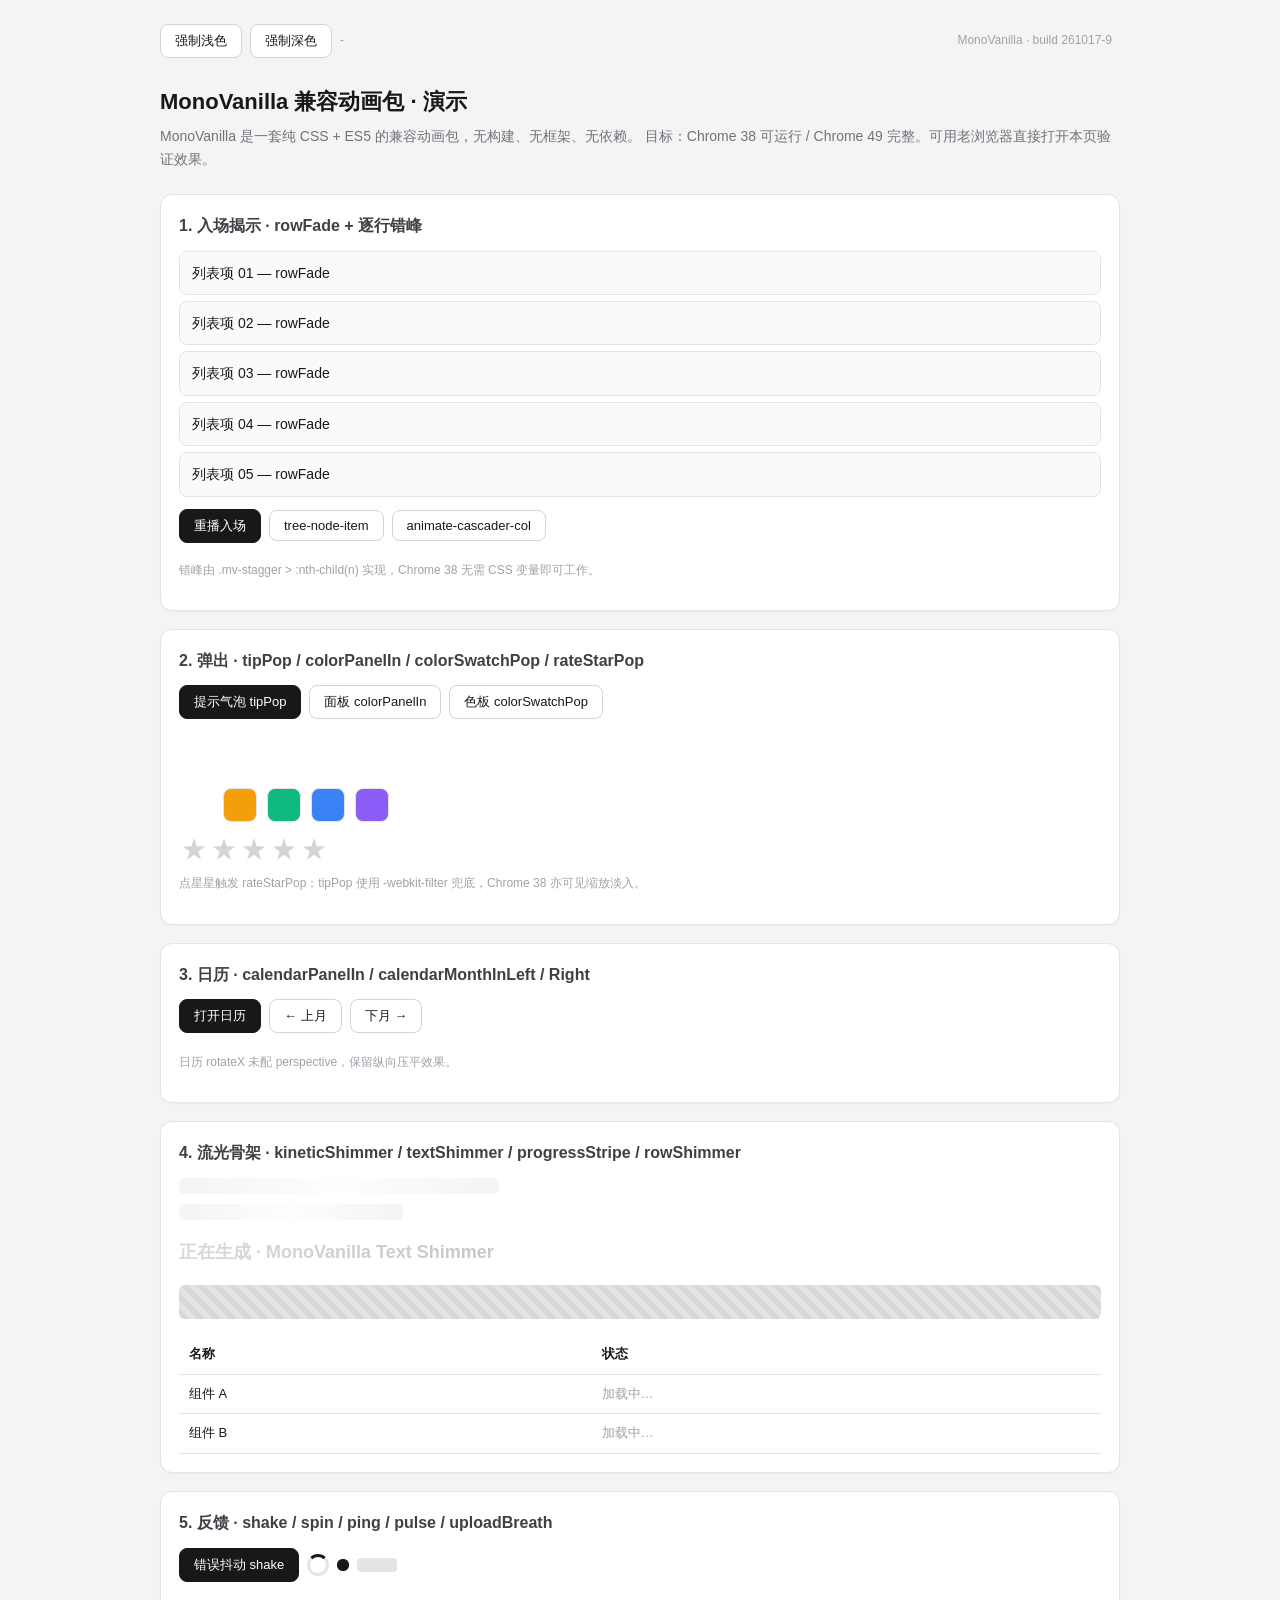
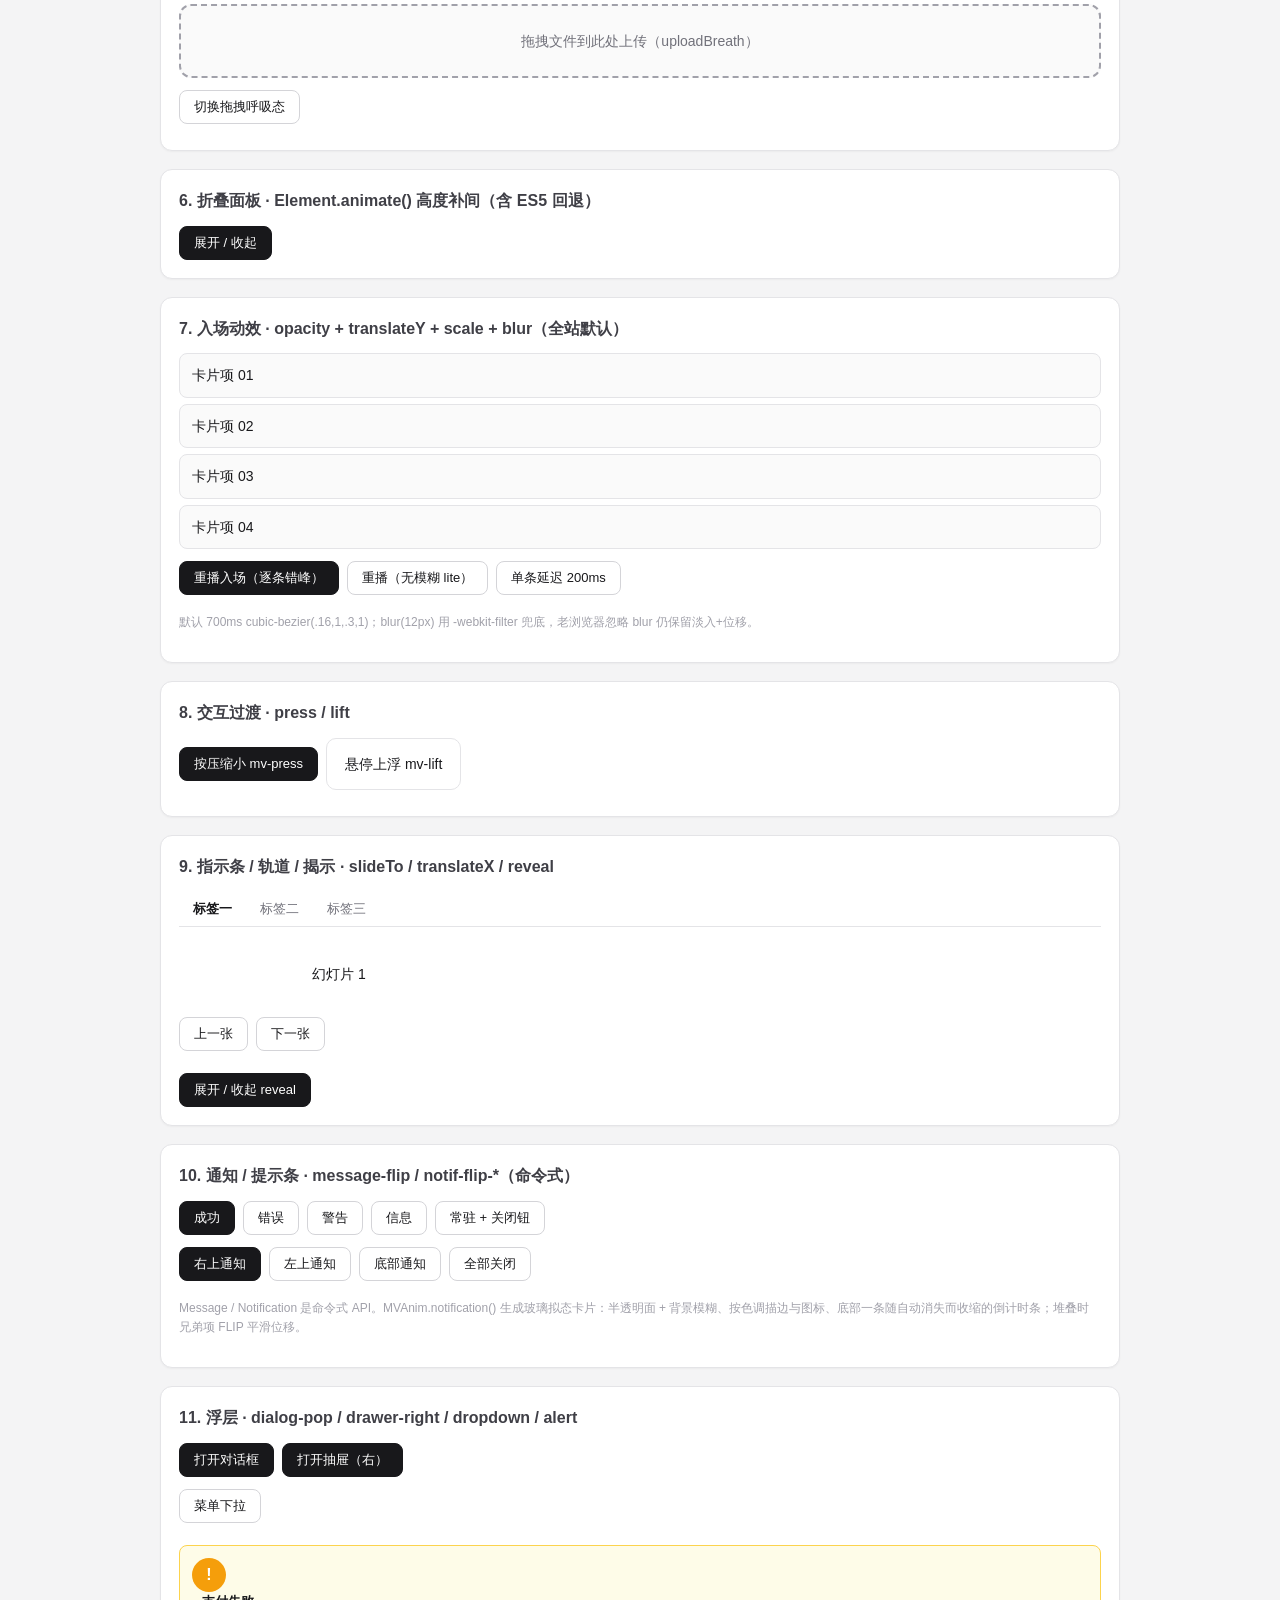
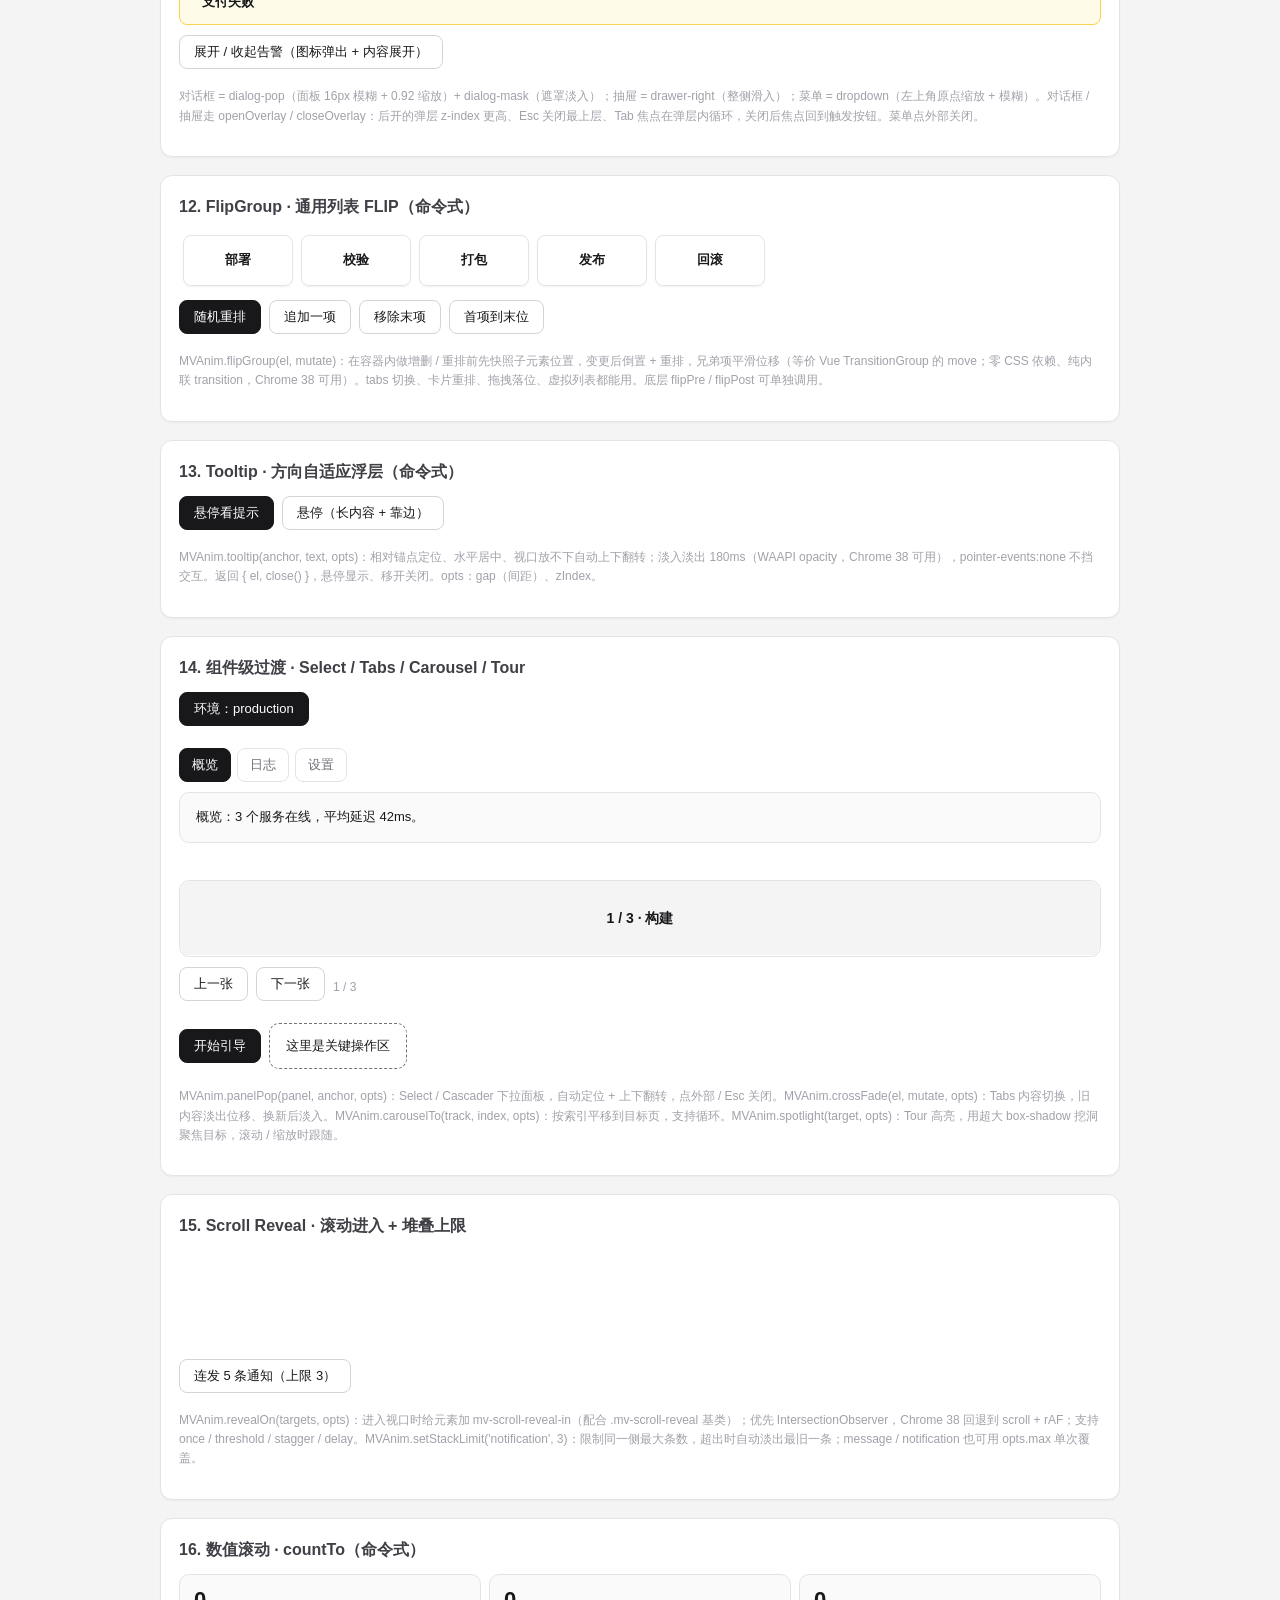
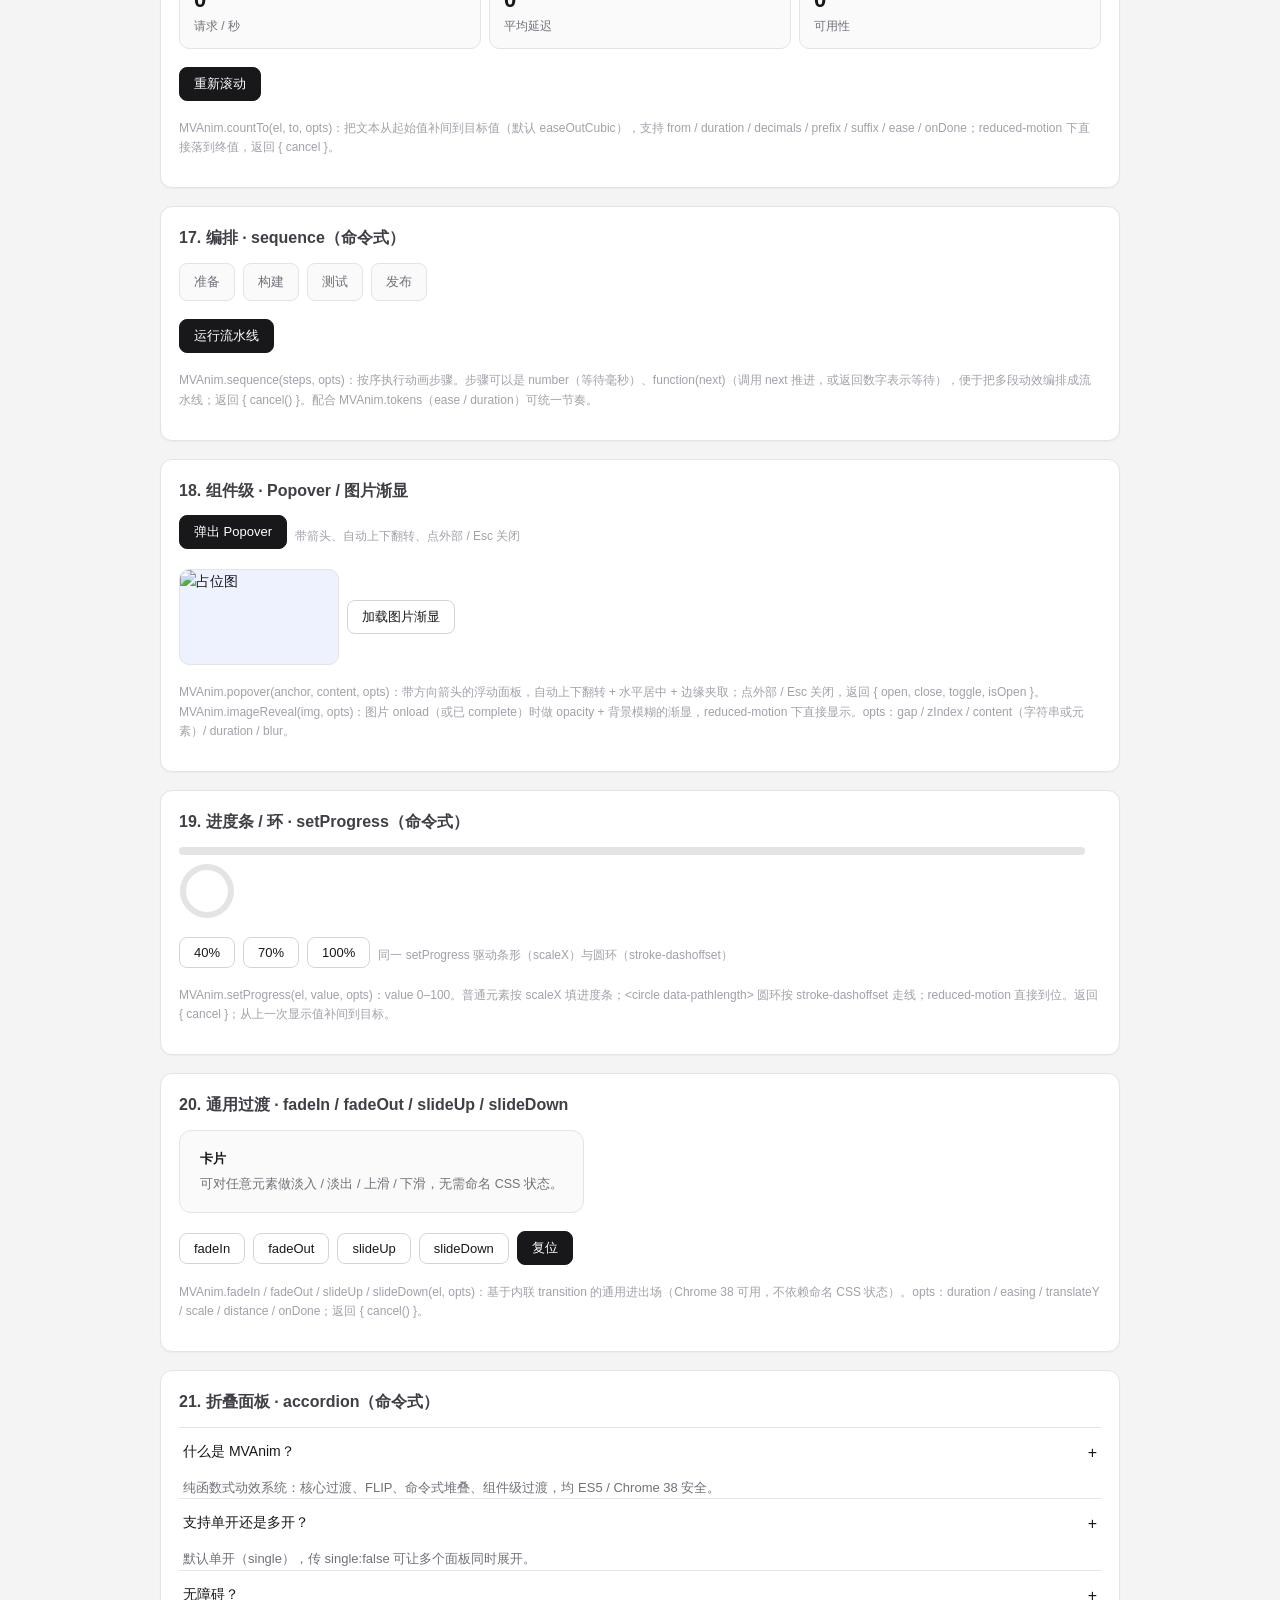
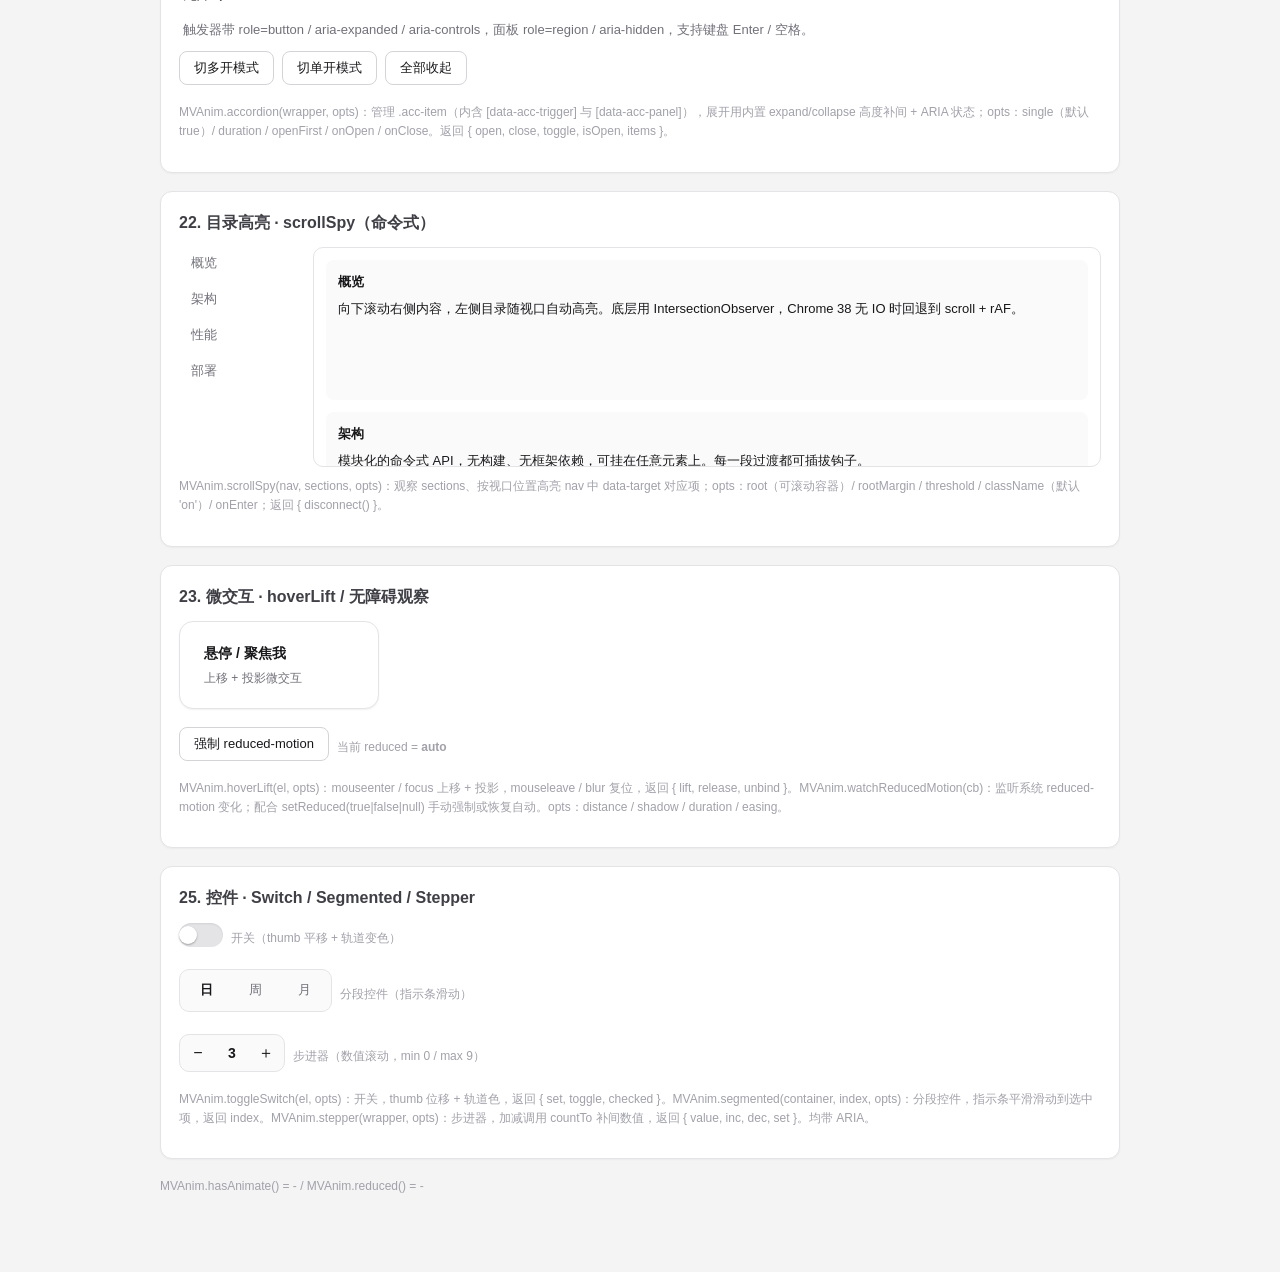
<file: index.html>
<!DOCTYPE html>
<html lang="zh-CN">
<head>
<meta charset="UTF-8">
<meta name="viewport" content="width=device-width, initial-scale=1.0">
<meta http-equiv="X-UA-Compatible" content="IE=edge">
<title>MonoVanilla 兼容动画包 · 演示 (Chrome 38+)</title>
<link rel="stylesheet" href="monovanilla-animations.css">
<style>
  /* 演示页布局: 仅用 flexbox + margin, 不使用 grid / flex-gap, 兼容 Chrome 38 */

  /* ---- 设计令牌: 亮色 (默认) ----
     每条颜色规则先写字面量再写 var(); Chrome 38 不支持 var(), 自动退回字面量 */
  :root {
    color-scheme: light;
    --mv-bg: #f4f4f5;          /* 页面底色 */
    --mv-fg: #18181b;          /* 主文字 */
    --mv-card: #ffffff;        /* 卡片面 */
    --mv-card-bd: #e4e4e7;     /* 卡片描边 / 分隔线 */
    --mv-soft: #fafafa;        /* 卡片内的次级面 */
    --mv-border: #d4d4d8;      /* 控件描边 */
    --mv-muted: #71717a;       /* 次级文字 */
    --mv-faint: #a1a1aa;       /* 三级文字 */
    --mv-heading: #3f3f46;     /* 小标题 */
    --mv-primary: #18181b;     /* 主色面 (深色按钮 / 指示条) */
    --mv-primary-fg: #ffffff;  /* 主色面上的文字 */
    --mv-primary-hover: #27272a;
    --mv-control: #ffffff;     /* 普通按钮面 */
    --mv-control-hover: #f4f4f5;
    --mv-track: #e4e4e7;       /* 进度条 / 代码底色 */
    --mv-skeleton: #f4f4f5;    /* 骨架屏 */
    --mv-drop-bd: #a1a1aa;     /* 拖拽区虚线 */
    --mv-stripe: rgba(0, 0, 0, .06);
    --mv-shadow: rgba(0, 0, 0, .04);
    --mv-ring: #18181b;         /* 呼吸 / 焦点环 (供动画包 uploadBreath 使用) */
    --mv-destructive: #ef4444;  /* 错误 / 危险 */
    --mv-success: #10b981;      /* 成功 */
    --mv-warning: #f59e0b;      /* 警告 */
    --mv-secondary: #f4f4f5;    /* 次级按钮面 */
    --mv-secondary-fg: #18181b;
    --mv-msg-bg: rgba(255, 255, 255, .6);   /* message 半透明底 */
    --mv-mask-bg: rgba(255, 255, 255, .6);  /* 对话框遮罩 */
    --mv-radius: 8px;           /* 圆角基准 8px */
    --mv-surface: #ffffff;      /* 浮层 / 通知卡片面 */
    --mv-surface-95: rgba(255, 255, 255, .96);
    --mv-muted-20: rgba(244, 244, 245, .2);  /* 对话框底栏 */
    --mv-border-40: rgba(228, 228, 231, .4);
    --mv-destructive-50: rgba(239, 68, 68, .5);
    --mv-success-50: rgba(16, 185, 129, .5);
    --mv-warning-50: rgba(245, 158, 11, .5);
  }
  /* ---- 设计令牌: 深色 (手动强制 data-theme="dark") ---- */
  [data-theme="dark"] {
    color-scheme: dark;
    --mv-bg: #000000;
    --mv-fg: #fafafa;
    --mv-card: #09090b;
    --mv-card-bd: #27272a;
    --mv-soft: #18181b;
    --mv-border: #27272a;
    --mv-muted: #a1a1aa;
    --mv-faint: #71717a;
    --mv-heading: #d4d4d8;
    --mv-primary: #fafafa;
    --mv-primary-fg: #09090b;
    --mv-primary-hover: #e4e4e7;
    --mv-control: #18181b;
    --mv-control-hover: #27272a;
    --mv-track: #27272a;
    --mv-skeleton: #27272a;
    --mv-drop-bd: #52525b;
    --mv-stripe: rgba(255, 255, 255, .08);
    --mv-shadow: rgba(0, 0, 0, .5);
    --mv-ring: #fafafa;
    --mv-destructive: #7f1d1d;
    --mv-success: #059669;
    --mv-warning: #d97706;
    --mv-secondary: #27272a;
    --mv-secondary-fg: #fafafa;
    --mv-msg-bg: rgba(0, 0, 0, .8);
    --mv-mask-bg: rgba(0, 0, 0, .4);
    --mv-surface: #000000;
    --mv-surface-95: rgba(9, 9, 11, .96);
    --mv-muted-20: rgba(39, 39, 42, .2);
    --mv-border-40: rgba(39, 39, 42, .4);
    --mv-destructive-50: rgba(127, 29, 29, .5);
    --mv-success-50: rgba(5, 150, 105, .5);
    --mv-warning-50: rgba(217, 119, 6, .5);
  }
  /* ---- 设计令牌: 深色 (跟随系统, 未强制浅色时生效) ----
     与上面 [data-theme="dark"] 保持一致, 修改时两处需同步 */
  @media (prefers-color-scheme: dark) {
    :root:not([data-theme="light"]) {
      color-scheme: dark;
      --mv-bg: #000000;
      --mv-fg: #fafafa;
      --mv-card: #09090b;
      --mv-card-bd: #27272a;
      --mv-soft: #18181b;
      --mv-border: #27272a;
      --mv-muted: #a1a1aa;
      --mv-faint: #71717a;
      --mv-heading: #d4d4d8;
      --mv-primary: #fafafa;
      --mv-primary-fg: #09090b;
      --mv-primary-hover: #e4e4e7;
      --mv-control: #18181b;
      --mv-control-hover: #27272a;
      --mv-track: #27272a;
      --mv-skeleton: #27272a;
      --mv-drop-bd: #52525b;
      --mv-stripe: rgba(255, 255, 255, .08);
      --mv-shadow: rgba(0, 0, 0, .5);
      --mv-ring: #fafafa;
    --mv-destructive: #7f1d1d;
    --mv-success: #059669;
    --mv-warning: #d97706;
    --mv-secondary: #27272a;
    --mv-secondary-fg: #fafafa;
    --mv-msg-bg: rgba(0, 0, 0, .8);
    --mv-mask-bg: rgba(0, 0, 0, .4);
    --mv-surface: #000000;
    --mv-surface-95: rgba(9, 9, 11, .96);
    --mv-muted-20: rgba(39, 39, 42, .2);
    --mv-border-40: rgba(39, 39, 42, .4);
    --mv-destructive-50: rgba(127, 29, 29, .5);
    --mv-success-50: rgba(5, 150, 105, .5);
    --mv-warning-50: rgba(217, 119, 6, .5);
    }
  }

  * { -webkit-box-sizing: border-box; box-sizing: border-box; }
  /* hidden 属性必须压过 .mv-dialog-wrap 等规则的显式 display, 否则浮层关不掉 */
  [hidden] { display: none !important; }
  body {
    margin: 0;
    padding: 24px 16px 64px;
    font: 14px/1.6 -apple-system, "Segoe UI", Roboto, "Helvetica Neue", Arial, sans-serif;
    background: #f4f4f5;
    background: var(--mv-bg);
    color: #18181b;
    color: var(--mv-fg);
    -webkit-transition: background .2s ease, color .2s ease;
            transition: background .2s ease, color .2s ease;
  }
  .wrap { max-width: 960px; margin: 0 auto; }
  h1 { font-size: 22px; margin: 0 0 6px; }
  h2 { font-size: 16px; margin: 0 0 12px; color: #3f3f46; color: var(--mv-heading); }
  .lead { color: #71717a; color: var(--mv-muted); margin: 0 0 24px; }
  .lead code { background: #e4e4e7; background: var(--mv-track); padding: 1px 5px; border-radius: 4px; }
  .theme-bar { margin: 0 0 18px; }
  .card {
    background: #fff; background: var(--mv-card);
    border: 1px solid #e4e4e7; border-color: var(--mv-card-bd); border-radius: 12px;
    padding: 18px; margin-bottom: 18px;
    box-shadow: 0 1px 2px rgba(0,0,0,.04); box-shadow: 0 1px 2px var(--mv-shadow);
  }
  .row { display: -webkit-box; display: -webkit-flex; display: flex;
         -webkit-flex-wrap: wrap; flex-wrap: wrap; -webkit-align-items: center; align-items: center; }
  .row > * { margin: 0 8px 8px 0; }
  .btn {
    display: inline-block; padding: 7px 14px; border-radius: 8px; cursor: pointer;
    border: 1px solid #d4d4d8; border-color: var(--mv-border);
    background: #fff; background: var(--mv-control);
    color: #18181b; color: var(--mv-fg);
    font-size: 13px;
    -webkit-appearance: none; appearance: none;
    -webkit-transition: background .15s ease, border-color .15s ease, transform .15s ease;
            transition: background .15s ease, border-color .15s ease, transform .15s ease;
  }
  .btn:active { -webkit-transform: scale(.97); transform: scale(.97); }
  .btn-dark {
    background: #18181b; background: var(--mv-primary);
    color: #fff; color: var(--mv-primary-fg);
    border-color: #18181b; border-color: var(--mv-primary);
  }
  /* hover 只在支持真实悬停的设备生效, 避免触屏 sticky hover 把深色按钮刷成浅底浅字 */
  @media (hover: hover) {
    .btn:hover { background: #f4f4f5; background: var(--mv-control-hover); }
    .btn-dark:hover {
      background: #27272a; background: var(--mv-primary-hover);
      color: #fff; color: var(--mv-primary-fg);
      border-color: #27272a; border-color: var(--mv-primary-hover);
    }
  }
  .list { margin: 0; padding: 0; list-style: none; }
  .list li {
    padding: 10px 12px; border: 1px solid #e4e4e7; border-color: var(--mv-card-bd);
    border-radius: 8px; margin-bottom: 6px;
    background: #fafafa; background: var(--mv-soft);
  }
  .node-item {
    display: inline-block; padding: 6px 10px; border-radius: 6px; margin: 0 6px 6px 0;
    border: 1px solid #e4e4e7; border-color: var(--mv-card-bd);
    background: #fafafa; background: var(--mv-soft);
  }
  .swatch { width: 34px; height: 34px; border-radius: 8px; display: inline-block; vertical-align: middle;
            border: 1px solid #e4e4e7; border-color: var(--mv-card-bd); }
  .swatch.s1 { background: #ef4444; } .swatch.s2 { background: #f59e0b; }
  .swatch.s3 { background: #10b981; } .swatch.s4 { background: #3b82f6; }
  .swatch.s5 { background: #8b5cf6; }
  .star { font-size: 26px; color: #d4d4d8; color: var(--mv-border); cursor: pointer; padding: 0 2px; line-height: 1; }
  .star.on { color: #f59e0b; }
  .tip {
    position: relative; display: inline-block; padding: 8px 12px; border-radius: 8px;
    background: #18181b; background: var(--mv-primary);
    color: #fff; color: var(--mv-primary-fg); font-size: 13px;
  }
  .faint { color: #a1a1aa; color: var(--mv-faint); }
  .pulse-bar { display: inline-block; width: 40px; height: 14px; border-radius: 4px;
               background: #e4e4e7; background: var(--mv-track); }
  .skeleton { position: relative; overflow: hidden; background: #f4f4f5; background: var(--mv-skeleton); border-radius: 6px; }
  .skeleton .shimmer {
    position: absolute; top: 0; left: 0; width: 100%; height: 100%;
    background: -webkit-linear-gradient(left, rgba(255,255,255,0) 0%, rgba(255,255,255,.9) 50%, rgba(255,255,255,0) 100%);
    background: linear-gradient(90deg, rgba(255,255,255,0) 0%, rgba(255,255,255,.9) 50%, rgba(255,255,255,0) 100%);
  }
  .bar { height: 34px; background-color: #e4e4e7; background-color: var(--mv-track); border-radius: 6px;
         background-image: -webkit-linear-gradient(45deg, rgba(0,0,0,.06) 25%, transparent 25%, transparent 50%, rgba(0,0,0,.06) 50%, rgba(0,0,0,.06) 75%, transparent 75%, transparent);
         background-image: linear-gradient(45deg, var(--mv-stripe) 25%, transparent 25%, transparent 50%, var(--mv-stripe) 50%, var(--mv-stripe) 75%, transparent 75%, transparent);
         background-size: 1rem 1rem; }
  table { width: 100%; border-collapse: collapse; }
  th, td { text-align: left; padding: 9px 10px; border-bottom: 1px solid #f0f0f0; border-bottom-color: var(--mv-card-bd); font-size: 13px; }
  .spinner { display: inline-block; width: 22px; height: 22px; border-radius: 50%;
             border: 3px solid #e4e4e7; border-color: var(--mv-track);
             border-top-color: #18181b; border-top-color: var(--mv-primary); }
  .dot-wrap { position: relative; display: inline-block; width: 12px; height: 12px; }
  .dot { position: absolute; width: 12px; height: 12px; border-radius: 50%; background: #18181b; background: var(--mv-primary); }
  .drop {
    border: 2px dashed #a1a1aa; border-color: var(--mv-drop-bd); border-radius: 12px;
    padding: 24px; text-align: center;
    color: #71717a; color: var(--mv-muted);
    background: #fafafa; background: var(--mv-soft); cursor: pointer;
  }
  .panel-body {
    padding: 12px; border-radius: 8px; margin-top: 8px;
    border: 1px solid #e4e4e7; border-color: var(--mv-card-bd);
    background: #fafafa; background: var(--mv-soft);
  }
  .cal { width: 220px; border: 1px solid #e4e4e7; border-color: var(--mv-card-bd); border-radius: 10px; padding: 12px; background: #fff; background: var(--mv-card); }
  .cal-head { display: -webkit-box; display: -webkit-flex; display: flex;
              -webkit-justify-content: space-between; justify-content: space-between; margin-bottom: 8px; }
  .cal-grid { display: -webkit-box; display: -webkit-flex; display: flex; -webkit-flex-wrap: wrap; flex-wrap: wrap; }
  .cal-grid span { width: 14.28%; text-align: center; padding: 4px 0; font-size: 12px; color: #52525b; color: var(--mv-muted); }
  .note { font-size: 12px; color: #a1a1aa; color: var(--mv-faint); margin-top: 10px; }
  .lift-box {
    padding: 14px 18px; border-radius: 10px;
    border: 1px solid #e4e4e7; border-color: var(--mv-card-bd);
    background: #fff; background: var(--mv-card);
  }

  /* 第 10-11 节演示样式: 浮层 / 通知 / 菜单 / 告警 */
  .mv-mask {
    position: fixed; top: 0; left: 0; right: 0; bottom: 0; z-index: 90;
    background: rgba(255, 255, 255, .6);
    background: var(--mv-mask-bg, rgba(255, 255, 255, .6));
    -webkit-backdrop-filter: blur(12px); backdrop-filter: blur(12px);
  }
  .mv-dialog-wrap {
    position: fixed; top: 0; left: 0; right: 0; bottom: 0; z-index: 91;
    display: -webkit-box; display: -webkit-flex; display: flex;
    -webkit-box-align: center; -webkit-align-items: center; align-items: center;
    -webkit-box-pack: center; -webkit-justify-content: center; justify-content: center;
    padding: 16px; overflow-y: auto; pointer-events: none;
  }
  /* 对话框尺寸基准: 宽 448px + 8px 圆角 + 0 20px 50px rgba(0,0,0,.2) 阴影 */
  .mv-dialog {
    pointer-events: auto; position: relative; width: 100%; max-width: 448px;
    display: -webkit-box; display: -webkit-flex; display: flex;
    -webkit-box-orient: vertical; -webkit-flex-direction: column; flex-direction: column;
    overflow: hidden; border: 1px solid rgba(228, 228, 231, .8);
    border-color: var(--mv-card-bd, #e4e4e7); border-radius: 8px;
    background: #fff; background: var(--mv-surface, #fff);
    box-shadow: 0 20px 50px rgba(0, 0, 0, .2);
  }
  .mv-dialog-head {
    display: -webkit-box; display: -webkit-flex; display: flex;
    -webkit-box-align: start; -webkit-align-items: flex-start; align-items: flex-start;
    -webkit-box-pack: justify; -webkit-justify-content: space-between; justify-content: space-between;
    padding: 18px;
  }
  .mv-dialog-head.has-body { padding-bottom: 16px; border-bottom: 1px solid rgba(228, 228, 231, .4); border-bottom-color: var(--mv-border-40, rgba(228, 228, 231, .4)); }
  .mv-dialog-headmain {
    display: -webkit-box; display: -webkit-flex; display: flex;
    -webkit-box-align: start; -webkit-align-items: flex-start; align-items: flex-start;
    padding-right: 24px; min-width: 0;
  }
  .mv-dialog-icon {
    display: block; width: 20px; height: 20px; margin: 2px 14px 0 0;
    -webkit-flex-shrink: 0; flex-shrink: 0; color: #f59e0b; color: var(--mv-warning, #f59e0b);
  }
  .mv-dialog-headtext { min-width: 0; }
  .mv-dialog-title {
    margin: 0; font-size: 14px; font-weight: 800; line-height: 1.25;
    letter-spacing: -.025em; color: #09090b; color: var(--mv-fg, #09090b);
  }
  .mv-dialog-desc {
    margin: 4px 0 0; font-size: 12px; line-height: 1.625;
    color: #71717a; color: var(--mv-muted, #71717a);
    word-wrap: break-word;
  }
  .mv-dialog-body {
    padding: 20px; font-size: 12px; line-height: 1.625;
    color: #71717a; color: var(--mv-muted, #71717a);
  }
  .mv-dialog-foot {
    display: -webkit-box; display: -webkit-flex; display: flex;
    -webkit-box-align: center; -webkit-align-items: center; align-items: center;
    -webkit-box-pack: end; -webkit-justify-content: flex-end; justify-content: flex-end;
    padding: 14px 18px;
    background: rgba(244, 244, 245, .2);
    background: var(--mv-muted-20, rgba(244, 244, 245, .2));
    border-top: 1px solid rgba(228, 228, 231, .4); border-top-color: var(--mv-border-40, rgba(228, 228, 231, .4));
  }
  .mv-icon-btn {
    display: -webkit-box; display: -webkit-flex; display: flex;
    -webkit-box-align: center; -webkit-align-items: center; align-items: center;
    -webkit-box-pack: center; -webkit-justify-content: center; justify-content: center;
    margin-left: auto; padding: 4px; border: 0; border-radius: 4px;
    background: transparent; color: #71717a; color: var(--mv-muted, #71717a);
    cursor: pointer; -webkit-flex-shrink: 0; flex-shrink: 0;
  }
  .mv-icon-btn svg { display: block; width: 16px; height: 16px; }
  .mv-btn {
    display: -webkit-inline-box; display: -webkit-inline-flex; display: inline-flex;
    -webkit-box-align: center; -webkit-align-items: center; align-items: center;
    -webkit-box-pack: center; -webkit-justify-content: center; justify-content: center;
    padding: 6px 14px; border: 1px solid rgba(228, 228, 231, .4); border-radius: 8px;
    background: #f4f4f5; background: var(--mv-secondary, #f4f4f5);
    color: #18181b; color: var(--mv-secondary-fg, #18181b);
    font-size: 12px; font-weight: 700; line-height: 1.5; cursor: pointer;
    -webkit-transition: background-color .3s, opacity .3s; transition: background-color .3s, opacity .3s;
  }
  .mv-btn-primary {
    background: #18181b; background: var(--mv-primary, #18181b);
    color: #fafafa; color: var(--mv-primary-fg, #fafafa);
    border-color: transparent;
  }
  .mv-btn + .mv-btn { margin-left: 10px; }
  .mv-btn:active { -webkit-transform: scale(.96); transform: scale(.96); }
  @media (hover: hover) {
    .mv-btn:hover { background: #e4e4e7; background: var(--mv-control-hover, #e4e4e7); }
    .mv-btn-primary:hover { opacity: .9; }
    .mv-icon-btn:hover { background: #f4f4f5; background: var(--mv-secondary, #f4f4f5); }
  }
  @media (min-width: 640px) {
    .mv-dialog-head { padding: 20px; }
    .mv-dialog-head.has-body { padding-bottom: 16px; }
    .mv-dialog-title { font-size: 16px; }
    .mv-dialog-foot { padding: 14px 20px; }
  }
  .mv-drawer {
    position: fixed; top: 0; right: 0; bottom: 0; z-index: 91;
    width: 300px; padding: 18px; overflow: auto;
    border-left: 1px solid #e4e4e7; border-left-color: var(--mv-card-bd);
    background: #fff; background: var(--mv-surface);
    box-shadow: 0 20px 60px rgba(0, 0, 0, .35);
  }
  .mv-menu {
    position: absolute; top: 100%; left: 0; margin-top: 4px; z-index: 80;
    min-width: 140px; padding: 4px 0; border-radius: 8px;
    background: #fff; background: var(--mv-card);
    border: 1px solid #e4e4e7; border-color: var(--mv-card-bd);
    box-shadow: 0 10px 30px rgba(0, 0, 0, .12);
  }
  .mv-menu-item { padding: 8px 14px; font-size: 13px; color: #18181b; color: var(--mv-fg); cursor: pointer; }
  .mv-menu-item + .mv-menu-item { border-top: 1px solid #e4e4e7; border-top-color: var(--mv-card-bd); }
  .mv-menu-danger { color: #ef4444; }
  @media (hover: hover) {
    .mv-menu-item:hover { background: #fafafa; background: var(--mv-soft); }
  }
  .mv-alert {
    display: -webkit-box; display: -webkit-flex; display: flex;
    padding: 12px; margin-top: 14px; border-radius: 8px;
    border: 1px solid #fcd34d;
    background: #fefce8;
  }
  .mv-alert-icon {
    display: inline-block; width: 34px; height: 34px; min-width: 34px;
    border-radius: 50%; background: #f59e0b; color: #fff;
    font-weight: 700; font-size: 16px; line-height: 34px; text-align: center;
  }
  .mv-alert-body { font-size: 13px; color: #71717a; color: var(--mv-muted); margin-top: 4px; max-height: 200px; overflow: hidden; }

  /* 第 7-9 节演示样式 */
  .tabs { position: relative; display: -webkit-box; display: -webkit-flex; display: flex; border-bottom: 1px solid #e4e4e7; border-bottom-color: var(--mv-card-bd); }
  .tab { background: none; border: 0; padding: 8px 14px; cursor: pointer; font-size: 13px; color: #71717a; color: var(--mv-muted); }
  .tab.on { color: #18181b; color: var(--mv-fg); font-weight: 600; }
  .indicator { position: absolute; bottom: -1px; left: 0; height: 2px; width: 0; background: #18181b; background: var(--mv-primary); }
  .car-view { overflow: hidden; max-width: 320px; }
  .car-track { display: -webkit-box; display: -webkit-flex; display: flex; width: 300%; }
  .car-item { width: 33.3333%; padding: 22px; text-align: center; -webkit-box-sizing: border-box; box-sizing: border-box; }
  .flip-list { display: -webkit-box; display: -webkit-flex; display: flex; -webkit-flex-wrap: wrap; flex-wrap: wrap; }
  .flip-item { width: 110px; padding: 14px 10px; margin: 4px; border-radius: 8px; background: #fff; background: var(--mv-surface-95, #fff); border: 1px solid #e4e4e7; border-color: var(--mv-card-bd, #e4e4e7); box-shadow: 0 1px 2px rgba(0,0,0,.06); font-size: 13px; font-weight: 600; text-align: center; color: #18181b; color: var(--mv-fg); }
</style>
</head>
<body>
<div class="wrap">
  <!-- 主题测试栏: 默认跟随浏览器, 点按钮强制切换 (再点一次恢复跟随) -->
  <div class="row theme-bar">
    <button class="btn" id="forceLight">强制浅色</button>
    <button class="btn" id="forceDark">强制深色</button>
    <span class="note" id="themeState" style="margin-top:0">-</span>
    <span class="note" id="buildTag" style="margin-top:0; margin-left:auto; color:#a1a1aa">MonoVanilla · build 261017-9</span>
  </div>

  <h1>MonoVanilla 兼容动画包 · 演示</h1>
  <p class="lead">
    MonoVanilla 是一套纯 CSS + ES5 的兼容动画包，无构建、无框架、无依赖。
    目标：Chrome 38 可运行 / Chrome 49 完整。可用老浏览器直接打开本页验证效果。
  </p>

  <!-- 1. 入场揭示 -->
  <div class="card">
    <h2>1. 入场揭示 · rowFade + 逐行错峰</h2>
    <ul class="list mv-stagger" id="staggerList">
      <li class="animate-row-fade">列表项 01 — rowFade</li>
      <li class="animate-row-fade">列表项 02 — rowFade</li>
      <li class="animate-row-fade">列表项 03 — rowFade</li>
      <li class="animate-row-fade">列表项 04 — rowFade</li>
      <li class="animate-row-fade">列表项 05 — rowFade</li>
    </ul>
    <div class="row" style="margin-top:12px">
      <button class="btn btn-dark" id="replayRows">重播入场</button>
      <button class="btn" id="replayTree">tree-node-item</button>
      <button class="btn" id="replayCascader">animate-cascader-col</button>
    </div>
    <p class="note">错峰由 .mv-stagger > :nth-child(n) 实现，Chrome 38 无需 CSS 变量即可工作。</p>
  </div>

  <!-- 2. 弹出 -->
  <div class="card">
    <h2>2. 弹出 · tipPop / colorPanelIn / colorSwatchPop / rateStarPop</h2>
    <div class="row">
      <button class="btn btn-dark" id="popTip">提示气泡 tipPop</button>
      <button class="btn" id="popPanel">面板 colorPanelIn</button>
      <button class="btn" id="popSwatch">色板 colorSwatchPop</button>
    </div>
    <div style="margin-top:12px">
      <span class="tip" id="tipDemo" style="visibility:hidden">这是一个浮层提示</span>
    </div>
    <div style="margin-top:12px">
      <span class="swatch s1 color-swatch-pop" id="sw1" style="visibility:hidden"></span>
      <span class="swatch s2 color-swatch-pop" style="margin-left:6px"></span>
      <span class="swatch s3 color-swatch-pop" style="margin-left:6px"></span>
      <span class="swatch s4 color-swatch-pop" style="margin-left:6px"></span>
      <span class="swatch s5 color-swatch-pop" style="margin-left:6px"></span>
    </div>
    <div class="panel-body color-panel-enter-active" id="panelDemo" style="display:none">色彩面板内容</div>
    <div style="margin-top:14px" id="rate">
      <span class="star" data-v="1">&#9733;</span><span class="star" data-v="2">&#9733;</span><span class="star" data-v="3">&#9733;</span><span class="star" data-v="4">&#9733;</span><span class="star" data-v="5">&#9733;</span>
    </div>
    <p class="note">点星星触发 rateStarPop；tipPop 使用 -webkit-filter 兜底，Chrome 38 亦可见缩放淡入。</p>
  </div>

  <!-- 3. 日历面板 -->
  <div class="card">
    <h2>3. 日历 · calendarPanelIn / calendarMonthInLeft / Right</h2>
    <div class="row">
      <button class="btn btn-dark" id="calOpen">打开日历</button>
      <button class="btn" id="calPrev">&larr; 上月</button>
      <button class="btn" id="calNext">下月 &rarr;</button>
    </div>
    <div style="margin-top:12px">
      <div class="cal" id="calPanel" style="display:none">
        <div class="cal-head"><span id="calTitle">2026 / 10</span></div>
        <div class="cal-grid" id="calGrid"></div>
      </div>
    </div>
    <p class="note">日历 rotateX 未配 perspective，保留纵向压平效果。</p>
  </div>

  <!-- 4. 流光 / 骨架 -->
  <div class="card">
    <h2>4. 流光骨架 · kineticShimmer / textShimmer / progressStripe / rowShimmer</h2>
    <div style="max-width:320px">
      <div class="skeleton" style="height:16px; margin-bottom:10px">
        <div class="shimmer animate-kinetic-shimmer"></div>
      </div>
      <div class="skeleton" style="height:16px; width:70%; margin-bottom:16px">
        <div class="shimmer animate-kinetic-shimmer"></div>
      </div>
    </div>
    <p style="font-size:18px; font-weight:600" class="mv-text-shimmer">正在生成 · MonoVanilla Text Shimmer</p>
    <div class="bar animate-progress-stripe" style="margin-top:14px"></div>
    <table style="margin-top:16px">
      <thead><tr><th>名称</th><th>状态</th></tr></thead>
      <tbody>
        <tr><td>组件 A</td><td><span class="table-row-shimmer faint">加载中…</span></td></tr>
        <tr><td>组件 B</td><td><span class="table-row-shimmer faint">加载中…</span></td></tr>
      </tbody>
    </table>
  </div>

  <!-- 5. 反馈 -->
  <div class="card">
    <h2>5. 反馈 · shake / spin / ping / pulse / uploadBreath</h2>
    <div class="row">
      <button class="btn btn-dark" id="shakeBtn">错误抖动 shake</button>
      <span class="spinner animate-spin"></span>
      <span class="dot-wrap"><span class="dot animate-ping"></span><span class="dot"></span></span>
      <span class="animate-pulse pulse-bar"></span>
    </div>
    <div class="drop" id="drop" style="margin-top:14px">拖拽文件到此处上传（uploadBreath）</div>
    <div class="row" style="margin-top:12px">
      <button class="btn" id="dropToggle">切换拖拽呼吸态</button>
    </div>
  </div>

  <!-- 6. 折叠面板 (JS) -->
  <div class="card">
    <h2>6. 折叠面板 · Element.animate() 高度补间（含 ES5 回退）</h2>
    <button class="btn btn-dark" id="togglePanel">展开 / 收起</button>
    <div class="mv-collapsible" id="collapsible" style="height:0;overflow:hidden">
      <div class="panel-body">
        展开时高度 0 -&gt; 内容高，同时淡入；收起时相反。<br>
        优先使用 Web Animations API，无 WAAPI 的老浏览器回退到 requestAnimationFrame 线性补间。<br>
        用户开启 reduced-motion 时直接跳到终态。
      </div>
    </div>
  </div>

  <!-- 7. 入场动效 (useEntryAnimate 等价) -->
  <div class="card">
    <h2>7. 入场动效 · opacity + translateY + scale + blur（全站默认）</h2>
    <ul class="list" id="entryList">
      <li>卡片项 01</li><li>卡片项 02</li><li>卡片项 03</li><li>卡片项 04</li>
    </ul>
    <div class="row" style="margin-top:12px">
      <button class="btn btn-dark" id="replayEntry">重播入场（逐条错峰）</button>
      <button class="btn" id="replayEntryLite">重播（无模糊 lite）</button>
      <button class="btn" id="replayEntryDelay">单条延迟 200ms</button>
    </div>
    <p class="note">默认 700ms cubic-bezier(.16,1,.3,1)；blur(12px) 用 -webkit-filter 兜底，老浏览器忽略 blur 仍保留淡入+位移。</p>
  </div>

  <!-- 8. 交互过渡 -->
  <div class="card">
    <h2>8. 交互过渡 · press / lift</h2>
    <div class="row">
      <button class="btn btn-dark mv-press">按压缩小 mv-press</button>
      <div class="mv-lift lift-box">悬停上浮 mv-lift</div>
    </div>
  </div>

  <!-- 9. 指示条 / 轨道 / 揭示 -->
  <div class="card">
    <h2>9. 指示条 / 轨道 / 揭示 · slideTo / translateX / reveal</h2>
    <div class="tabs" id="tabs">
      <button class="tab on" data-i="0">标签一</button>
      <button class="tab" data-i="1">标签二</button>
      <button class="tab" data-i="2">标签三</button>
      <span class="indicator mv-indicator" id="ind"></span>
    </div>
    <div class="car-view" style="margin-top:14px">
      <div class="car-track mv-slide-track" id="carTrack">
        <div class="car-item">幻灯片 1</div>
        <div class="car-item">幻灯片 2</div>
        <div class="car-item">幻灯片 3</div>
      </div>
    </div>
    <div class="row" style="margin-top:10px">
      <button class="btn" id="carPrev">上一张</button>
      <button class="btn" id="carNext">下一张</button>
    </div>
    <div style="margin-top:14px">
      <button class="btn btn-dark" id="revealBtn">展开 / 收起 reveal</button>
      <div class="mv-reveal" id="revealBox"><div class="panel-body">max-height 过渡揭示，可用于 StreamingText 展开、面板显示。</div></div>
    </div>
  </div>

   <!-- 10. 通知 / 提示条 -->
   <div class="card">
     <h2>10. 通知 / 提示条 · message-flip / notif-flip-*（命令式）</h2>
     <div class="row">
       <button class="btn btn-dark" id="msgSuccess">成功</button>
       <button class="btn" id="msgError">错误</button>
       <button class="btn" id="msgWarn">警告</button>
       <button class="btn" id="msgInfo">信息</button>
       <button class="btn" id="msgSticky">常驻 + 关闭钮</button>
     </div>
     <div class="row" style="margin-top:4px">
       <button class="btn btn-dark" id="notifRight">右上通知</button>
       <button class="btn" id="notifLeft">左上通知</button>
       <button class="btn" id="notifBottom">底部通知</button>
       <button class="btn" id="notifCloseAll">全部关闭</button>
     </div>
     <p class="note">Message / Notification 是命令式 API。MVAnim.notification() 生成玻璃拟态卡片：半透明面 + 背景模糊、按色调描边与图标、底部一条随自动消失而收缩的倒计时条；堆叠时兄弟项 FLIP 平滑位移。</p>
   </div>

   <!-- 11. 浮层: 对话框 / 抽屉 / 菜单 / 告警 -->
   <div class="card">
     <h2>11. 浮层 · dialog-pop / drawer-right / dropdown / alert</h2>
     <div class="row">
       <button class="btn btn-dark" id="dlgOpen">打开对话框</button>
       <button class="btn btn-dark" id="drwOpen">打开抽屉（右）</button>
     </div>
     <div class="row" style="margin-top:4px; display:block">
       <span style="position:relative; display:inline-block">
         <button class="btn" id="menuToggle">菜单下拉</button>
         <div class="mv-menu" id="menuPanel" hidden>
           <div class="mv-menu-item">重命名</div>
           <div class="mv-menu-item">复制</div>
           <div class="mv-menu-item mv-menu-danger">移到回收站</div>
         </div>
       </span>
     </div>
     <div class="mv-alert" style="display:block">
       <span class="mv-alert-icon" id="alertIcon">!</span>
       <div style="-webkit-box-flex:1; -webkit-flex:1; flex:1; margin-left:10px">
         <div style="font-size:13px; font-weight:600; color:#18181b; color:var(--mv-fg)">支付失败</div>
         <div class="mv-alert-body" id="alertBody" style="display:none">卡号被发卡行拒绝，请检查后重试。</div>
       </div>
     </div>
     <div class="row" style="margin-top:10px">
       <button class="btn" id="alertToggle">展开 / 收起告警（图标弹出 + 内容展开）</button>
     </div>
      <p class="note">对话框 = dialog-pop（面板 16px 模糊 + 0.92 缩放）+ dialog-mask（遮罩淡入）；抽屉 = drawer-right（整侧滑入）；菜单 = dropdown（左上角原点缩放 + 模糊）。对话框 / 抽屉走 openOverlay / closeOverlay：后开的弹层 z-index 更高、Esc 关闭最上层、Tab 焦点在弹层内循环，关闭后焦点回到触发按钮。菜单点外部关闭。</p>
    </div>

    <!-- 12. FlipGroup 通用列表 -->
    <div class="card">
      <h2>12. FlipGroup · 通用列表 FLIP（命令式）</h2>
      <div class="flip-list" id="flipList">
        <div class="flip-item">部署</div>
        <div class="flip-item">校验</div>
        <div class="flip-item">打包</div>
        <div class="flip-item">发布</div>
        <div class="flip-item">回滚</div>
      </div>
      <div class="row" style="margin-top:10px">
        <button class="btn btn-dark" id="flipShuffle">随机重排</button>
        <button class="btn" id="flipAdd">追加一项</button>
        <button class="btn" id="flipRemove">移除末项</button>
        <button class="btn" id="flipMove">首项到末位</button>
      </div>
      <p class="note">MVAnim.flipGroup(el, mutate)：在容器内做增删 / 重排前先快照子元素位置，变更后倒置 + 重排，兄弟项平滑位移（等价 Vue TransitionGroup 的 move；零 CSS 依赖、纯内联 transition，Chrome 38 可用）。tabs 切换、卡片重排、拖拽落位、虚拟列表都能用。底层 flipPre / flipPost 可单独调用。</p>
    </div>

    <!-- 13. Tooltip -->
    <div class="card">
      <h2>13. Tooltip · 方向自适应浮层（命令式）</h2>
      <div class="row">
        <button class="btn btn-dark" id="tipBtn">悬停看提示</button>
        <button class="btn" id="tipBtnFar">悬停（长内容 + 靠边）</button>
      </div>
      <p class="note">MVAnim.tooltip(anchor, text, opts)：相对锚点定位、水平居中、视口放不下自动上下翻转；淡入淡出 180ms（WAAPI opacity，Chrome 38 可用），pointer-events:none 不挡交互。返回 { el, close() }，悬停显示、移开关闭。opts：gap（间距）、zIndex。</p>
    </div>

    <!-- 14. 组件级过渡 -->
    <div class="card">
      <h2>14. 组件级过渡 · Select / Tabs / Carousel / Tour</h2>

      <div class="row">
        <div class="pop-anchor">
          <button class="btn btn-dark" id="selBtn" aria-haspopup="listbox">环境：<span id="selVal">production</span></button>
          <div class="mv-select-panel" id="selPanel" role="listbox" aria-label="选择环境" hidden>
            <button class="sel-opt" data-on="1" role="option" data-v="production">production</button>
            <button class="sel-opt" role="option" data-v="staging">staging</button>
            <button class="sel-opt" role="option" data-v="development">development</button>
          </div>
        </div>
      </div>

      <div class="xf-tabs" style="margin-top:14px">
        <button class="xf-tab on" data-i="0">概览</button>
        <button class="xf-tab" data-i="1">日志</button>
        <button class="xf-tab" data-i="2">设置</button>
      </div>
      <div class="xf-body" id="xfBody">
        <div class="xf-pane">概览：3 个服务在线，平均延迟 42ms。</div>
      </div>

      <div class="mini-carousel" style="margin-top:14px">
        <div class="mini-track" id="miniTrack">
          <div class="mini-slide" style="background:#f4f4f5">1 / 3 · 构建</div>
          <div class="mini-slide" style="background:#e0f2fe">2 / 3 · 测试</div>
          <div class="mini-slide" style="background:#dcfce7">3 / 3 · 发布</div>
        </div>
      </div>
      <div class="row" style="margin-top:10px">
        <button class="btn" id="miniPrev">上一张</button>
        <button class="btn" id="miniNext">下一张</button>
        <span class="note" style="margin:0" id="miniIdx">1 / 3</span>
      </div>

      <div class="row" style="margin-top:14px">
        <button class="btn btn-dark" id="tourBtn">开始引导</button>
        <span class="tour-target" id="tourTarget">这里是关键操作区</span>
      </div>

      <p class="note">MVAnim.panelPop(panel, anchor, opts)：Select / Cascader 下拉面板，自动定位 + 上下翻转，点外部 / Esc 关闭。MVAnim.crossFade(el, mutate, opts)：Tabs 内容切换，旧内容淡出位移、换新后淡入。MVAnim.carouselTo(track, index, opts)：按索引平移到目标页，支持循环。MVAnim.spotlight(target, opts)：Tour 高亮，用超大 box-shadow 挖洞聚焦目标，滚动 / 缩放时跟随。</p>
    </div>

    <!-- 15. Scroll Reveal + 堆叠上限 -->
    <div class="card">
      <h2>15. Scroll Reveal · 滚动进入 + 堆叠上限</h2>
      <div class="reveal-grid" id="revealGrid">
        <div class="reveal-block mv-scroll-reveal"><b>STEP 01</b>滚动到此处淡入上移</div>
        <div class="reveal-block mv-scroll-reveal"><b>STEP 02</b>支持错峰（stagger）</div>
        <div class="reveal-block mv-scroll-reveal"><b>STEP 03</b>IntersectionObserver + 滚动回退</div>
      </div>
      <div class="row" style="margin-top:12px">
        <button class="btn" id="limitBtn">连发 5 条通知（上限 3）</button>
      </div>
      <p class="note">MVAnim.revealOn(targets, opts)：进入视口时给元素加 mv-scroll-reveal-in（配合 .mv-scroll-reveal 基类）；优先 IntersectionObserver，Chrome 38 回退到 scroll + rAF；支持 once / threshold / stagger / delay。MVAnim.setStackLimit('notification', 3)：限制同一侧最大条数，超出时自动淡出最旧一条；message / notification 也可用 opts.max 单次覆盖。</p>
    </div>

    <!-- 16. 数值滚动 -->
    <div class="card">
      <h2>16. 数值滚动 · countTo（命令式）</h2>
      <div class="row">
        <div class="metric"><b id="mRequests">0</b><span>请求 / 秒</span></div>
        <div class="metric"><b id="mLatency">0</b><span>平均延迟</span></div>
        <div class="metric"><b id="mUptime">0</b><span>可用性</span></div>
      </div>
      <div class="row" style="margin-top:10px">
        <button class="btn btn-dark" id="countBtn">重新滚动</button>
      </div>
      <p class="note">MVAnim.countTo(el, to, opts)：把文本从起始值补间到目标值（默认 easeOutCubic），支持 from / duration / decimals / prefix / suffix / ease / onDone；reduced-motion 下直接落到终值，返回 { cancel }。</p>
    </div>

    <!-- 17. 编排 sequence -->
    <div class="card">
      <h2>17. 编排 · sequence（命令式）</h2>
      <div class="row" id="seqSteps">
        <div class="seq-step" data-i="0">准备</div>
        <div class="seq-step" data-i="1">构建</div>
        <div class="seq-step" data-i="2">测试</div>
        <div class="seq-step" data-i="3">发布</div>
      </div>
      <div class="row" style="margin-top:10px">
        <button class="btn btn-dark" id="seqBtn">运行流水线</button>
      </div>
      <p class="note">MVAnim.sequence(steps, opts)：按序执行动画步骤。步骤可以是 number（等待毫秒）、function(next)（调用 next 推进，或返回数字表示等待），便于把多段动效编排成流水线；返回 { cancel() }。配合 MVAnim.tokens（ease / duration）可统一节奏。</p>
    </div>

    <!-- 18. Popover + 图片渐显 -->
    <div class="card">
      <h2>18. 组件级 · Popover / 图片渐显</h2>
      <div class="row">
        <button class="btn btn-dark" id="popBtn">弹出 Popover</button>
        <span class="note" style="margin:0">带箭头、自动上下翻转、点外部 / Esc 关闭</span>
      </div>
      <div class="row" style="margin-top:12px">
        <div class="imager-box">
          <img id="lazyImg" alt="占位图">
        </div>
        <button class="btn" id="imgBtn">加载图片渐显</button>
      </div>
      <p class="note">MVAnim.popover(anchor, content, opts)：带方向箭头的浮动面板，自动上下翻转 + 水平居中 + 边缘夹取；点外部 / Esc 关闭，返回 { open, close, toggle, isOpen }。MVAnim.imageReveal(img, opts)：图片 onload（或已 complete）时做 opacity + 背景模糊的渐显，reduced-motion 下直接显示。opts：gap / zIndex / content（字符串或元素）/ duration / blur。</p>
    </div>

    <!-- 19. 进度条 setProgress -->
    <div class="card">
      <h2>19. 进度条 / 环 · setProgress（命令式）</h2>
      <div class="row">
        <div class="pgr-track" style="flex:1 1 auto; min-width:0; margin-right:16px"><span class="pgr-fill" id="pgrBar"></span></div>
        <svg class="pgr-ring" width="56" height="56" viewBox="0 0 56 56" aria-hidden="true">
          <circle cx="28" cy="28" r="24" stroke="#e4e4e7" stroke-width="6"></circle>
          <circle id="pgrRing" cx="28" cy="28" r="24" stroke="#818cf8" stroke-width="6" stroke-linecap="round"
            stroke-dasharray="100" stroke-dashoffset="100" data-pathlength="100" pathLength="100"></circle>
        </svg>
      </div>
      <div class="row" style="margin-top:10px">
        <button class="btn" id="pgr40">40%</button>
        <button class="btn" id="pgr70">70%</button>
        <button class="btn" id="pgr100">100%</button>
        <span class="note" style="margin:0">同一 setProgress 驱动条形（scaleX）与圆环（stroke-dashoffset）</span>
      </div>
      <p class="note">MVAnim.setProgress(el, value, opts)：value 0–100。普通元素按 scaleX 填进度条；&lt;circle data-pathlength&gt; 圆环按 stroke-dashoffset 走线；reduced-motion 直接到位。返回 { cancel }；从上一次显示值补间到目标。</p>
    </div>

    <!-- 20. 通用过渡 fadeIn/fadeOut/slideUp/slideDown -->
    <div class="card">
      <h2>20. 通用过渡 · fadeIn / fadeOut / slideUp / slideDown</h2>
      <div class="row">
        <div class="gen-box" id="genBox">
          <div class="gen-box-title">卡片</div>
          <div class="gen-box-text">可对任意元素做淡入 / 淡出 / 上滑 / 下滑，无需命名 CSS 状态。</div>
        </div>
      </div>
      <div class="row" style="margin-top:10px">
        <button class="btn" id="genFadeIn">fadeIn</button>
        <button class="btn" id="genFadeOut">fadeOut</button>
        <button class="btn" id="genSlideUp">slideUp</button>
        <button class="btn" id="genSlideDown">slideDown</button>
        <button class="btn btn-dark" id="genReset">复位</button>
      </div>
      <p class="note">MVAnim.fadeIn / fadeOut / slideUp / slideDown(el, opts)：基于内联 transition 的通用进出场（Chrome 38 可用，不依赖命名 CSS 状态）。opts：duration / easing / translateY / scale / distance / onDone；返回 { cancel() }。</p>
    </div>

    <!-- 21. 折叠面板 accordion -->
    <div class="card">
      <h2>21. 折叠面板 · accordion（命令式）</h2>
      <div class="acc" id="accBox">
        <div class="acc-item">
          <button class="acc-trigger" data-acc-trigger type="button">什么是 MVAnim？</button>
          <div class="acc-panel" data-acc-panel>纯函数式动效系统：核心过渡、FLIP、命令式堆叠、组件级过渡，均 ES5 / Chrome 38 安全。</div>
        </div>
        <div class="acc-item">
          <button class="acc-trigger" data-acc-trigger type="button">支持单开还是多开？</button>
          <div class="acc-panel" data-acc-panel>默认单开（single），传 single:false 可让多个面板同时展开。</div>
        </div>
        <div class="acc-item">
          <button class="acc-trigger" data-acc-trigger type="button">无障碍？</button>
          <div class="acc-panel" data-acc-panel>触发器带 role=button / aria-expanded / aria-controls，面板 role=region / aria-hidden，支持键盘 Enter / 空格。</div>
        </div>
      </div>
      <div class="row" style="margin-top:10px">
        <button class="btn" id="accMulti">切多开模式</button>
        <button class="btn" id="accSingle">切单开模式</button>
        <button class="btn" id="accCloseAll">全部收起</button>
      </div>
      <p class="note">MVAnim.accordion(wrapper, opts)：管理 .acc-item（内含 [data-acc-trigger] 与 [data-acc-panel]），展开用内置 expand/collapse 高度补间 + ARIA 状态；opts：single（默认 true）/ duration / openFirst / onOpen / onClose。返回 { open, close, toggle, isOpen, items }。</p>
    </div>

    <!-- 22. 目录高亮 scrollSpy -->
    <div class="card">
      <h2>22. 目录高亮 · scrollSpy（命令式）</h2>
      <div class="spy-wrap">
        <nav class="spy-nav" id="spyNav" aria-label="目录">
          <a href="#spy1" data-target="spy1">概览</a>
          <a href="#spy2" data-target="spy2">架构</a>
          <a href="#spy3" data-target="spy3">性能</a>
          <a href="#spy4" data-target="spy4">部署</a>
        </nav>
        <div class="spy-body" id="spyBody">
          <div class="spy-sec" id="spy1"><h4>概览</h4>向下滚动右侧内容，左侧目录随视口自动高亮。底层用 IntersectionObserver，Chrome 38 无 IO 时回退到 scroll + rAF。</div>
          <div class="spy-sec" id="spy2"><h4>架构</h4>模块化的命令式 API，无构建、无框架依赖，可挂在任意元素上。每一段过渡都可插拔钩子。</div>
          <div class="spy-sec" id="spy3"><h4>性能</h4>只动 transform / opacity / filter，优先合成层，避免触发布局重排。FLIP 与进度条都走 rAF 补间。</div>
          <div class="spy-sec" id="spy4"><h4>部署</h4>拷贝 monovanilla-anim.js + monovanilla-animations.css 即可，暴露 window.MVAnim，按需在页面初始化时调用各能力。</div>
        </div>
      </div>
      <p class="note">MVAnim.scrollSpy(nav, sections, opts)：观察 sections、按视口位置高亮 nav 中 data-target 对应项；opts：root（可滚动容器）/ rootMargin / threshold / className（默认 'on'）/ onEnter；返回 { disconnect() }。</p>
    </div>

    <!-- 23. 微交互 + 无障碍观察 -->
    <div class="card">
      <h2>23. 微交互 · hoverLift / 无障碍观察</h2>
      <div class="row">
        <div class="lift-card" id="liftCard" tabindex="0">
          <div class="lift-card-t">悬停 / 聚焦我</div>
          <div class="lift-card-s">上移 + 投影微交互</div>
        </div>
      </div>
      <div class="row" style="margin-top:10px">
        <button class="btn" id="rmToggle">强制 reduced-motion</button>
        <span class="note" style="margin:0">当前 reduced = <b id="rmState">auto</b></span>
      </div>
      <p class="note">MVAnim.hoverLift(el, opts)：mouseenter / focus 上移 + 投影，mouseleave / blur 复位，返回 { lift, release, unbind }。MVAnim.watchReducedMotion(cb)：监听系统 reduced-motion 变化；配合 setReduced(true|false|null) 手动强制或恢复自动。opts：distance / shadow / duration / easing。</p>
    </div>

    <!-- 25. 控件 · switch / segmented / stepper -->
    <div class="card">
      <h2>25. 控件 · Switch / Segmented / Stepper</h2>
      <div class="row">
        <label class="mv-switch" id="swt"><input type="checkbox" checked><span class="mv-switch-track"><span class="mv-switch-thumb"></span></span></label>
        <span class="note" style="margin:0">开关（thumb 平移 + 轨道变色）</span>
      </div>
      <div class="row" style="margin-top:14px">
        <div class="mv-seg" id="seg1">
          <span class="mv-seg-ind"></span>
          <button class="mv-seg-item on" type="button">日</button>
          <button class="mv-seg-item" type="button">周</button>
          <button class="mv-seg-item" type="button">月</button>
        </div>
        <span class="note" style="margin:0">分段控件（指示条滑动）</span>
      </div>
      <div class="row" style="margin-top:14px">
        <div class="mv-step" id="step1">
          <button class="mv-step-minus" type="button" aria-label="减">−</button>
          <span class="mv-step-val">3</span>
          <button class="mv-step-plus" type="button" aria-label="加">＋</button>
        </div>
        <span class="note" style="margin:0">步进器（数值滚动，min 0 / max 9）</span>
      </div>
      <p class="note">MVAnim.toggleSwitch(el, opts)：开关，thumb 位移 + 轨道色，返回 { set, toggle, checked }。MVAnim.segmented(container, index, opts)：分段控件，指示条平滑滑动到选中项，返回 index。MVAnim.stepper(wrapper, opts)：步进器，加减调用 countTo 补间数值，返回 { value, inc, dec, set }。均带 ARIA。</p>
    </div>

    <p class="note">MVAnim.hasAnimate() = <span id="waapi">-</span> / MVAnim.reduced() = <span id="reduced">-</span></p>
 </div>

 <div class="mv-mask" id="dlgMask" hidden></div>
 <div class="mv-dialog-wrap" id="dlgWrap" hidden>
   <div class="mv-dialog" id="dlgPanel" role="dialog" aria-modal="true" aria-labelledby="dlgTitle">
     <div class="mv-dialog-head has-body">
       <div class="mv-dialog-headmain">
         <svg class="mv-dialog-icon" viewBox="0 0 24 24" fill="none" stroke="currentColor" stroke-width="2" stroke-linecap="round" stroke-linejoin="round" aria-hidden="true"><path d="m21.73 18-8-14a2 2 0 0 0-3.48 0l-8 14A2 2 0 0 0 4 21h16a2 2 0 0 0 1.73-3"/><path d="M12 9v4"/><path d="M12 17h.01"/></svg>
         <div class="mv-dialog-headtext">
           <h3 class="mv-dialog-title" id="dlgTitle">放弃这次编辑？</h3>
           <p class="mv-dialog-desc">未保存的改动会丢失。</p>
         </div>
       </div>
       <button type="button" class="mv-icon-btn" id="dlgClose" aria-label="关闭">
         <svg viewBox="0 0 24 24" fill="none" stroke="currentColor" stroke-width="2" stroke-linecap="round" stroke-linejoin="round" aria-hidden="true"><path d="M18 6 6 18"/><path d="m6 6 12 12"/></svg>
       </button>
     </div>
     <div class="mv-dialog-body">关闭后，本次会话里未提交的字段会恢复为上次保存的内容。</div>
     <div class="mv-dialog-foot">
       <button type="button" class="mv-btn" id="dlgCancel">取消</button>
       <button type="button" class="mv-btn mv-btn-primary" id="dlgOk">确认</button>
     </div>
   </div>
 </div>
 <div class="mv-mask" id="drwMask" hidden></div>
 <div class="mv-drawer" id="drwPanel" hidden>
   <div class="mv-dialog-title">筛选条件</div>
   <div class="mv-dialog-desc" style="margin-bottom:14px">设置好之后点确认</div>
   <button class="btn btn-dark" id="drwClose">关闭抽屉</button>
 </div>


<script src="monovanilla-anim.js"></script>
<script>
(function () {
  'use strict';

  function $(id) { return document.getElementById(id); }

  /* 主题切换: 默认跟随浏览器 (prefers-color-scheme), 按钮强制切换, 再点一次恢复跟随 */
  (function () {
    var root = document.documentElement;
    var lightBtn = $('forceLight');
    var darkBtn = $('forceDark');
    var status = $('themeState');

    function current() { return root.getAttribute('data-theme') || 'auto'; }

    function mq() {
      if (window.matchMedia) { return window.matchMedia('(prefers-color-scheme: dark)'); }
      return null;
    }

    function render() {
      var cur = current();
      if (lightBtn) { lightBtn.className = cur === 'light' ? 'btn btn-dark' : 'btn'; }
      if (darkBtn) { darkBtn.className = cur === 'dark' ? 'btn btn-dark' : 'btn'; }
      if (status) {
        if (cur === 'auto') {
          var m = mq();
          status.textContent = '跟随系统 (当前' + (m && m.matches ? '深色' : '浅色') + ')';
        } else if (cur === 'dark') {
          status.textContent = '强制深色';
        } else {
          status.textContent = '强制浅色';
        }
      }
    }

    function setTheme(t) {
      if (t) { root.setAttribute('data-theme', t); }
      else { root.removeAttribute('data-theme'); }
      render();
    }

    if (lightBtn) { lightBtn.onclick = function () { setTheme(current() === 'light' ? null : 'light'); }; }
    if (darkBtn) { darkBtn.onclick = function () { setTheme(current() === 'dark' ? null : 'dark'); }; }

    var m = mq();
    if (m) {
      var onMq = function () { if (current() === 'auto') { render(); } };
      if (m.addEventListener) { m.addEventListener('change', onMq); }
      else if (m.addListener) { m.addListener(onMq); }
    }
    render();
  })();

  /* 环境信息 */
  if ($('waapi')) { $('waapi').innerHTML = MVAnim.hasAnimate() ? 'true' : 'false'; }
  if ($('reduced')) { $('reduced').innerHTML = MVAnim.reduced() ? 'true' : 'false'; }

  /* 1. 入场揭示 */
  function replayAll(sel, cls) {
    var nodes = document.querySelectorAll(sel);
    for (var i = 0; i < nodes.length; i++) { MVAnim.replay(nodes[i], cls); }
  }
  if ($('replayRows')) {
    $('replayRows').onclick = function () {
      MVAnim.stagger($('staggerList'), 40, 400);
      replayAll('#staggerList > li', 'animate-row-fade');
    };
  }
  /* 给 tree / cascader 演示项动态注入 */
  (function () {
    var host = document.createElement('div');
    host.className = 'row';
    host.style.marginTop = '10px';
    for (var i = 0; i < 4; i++) {
      var t = document.createElement('span');
      t.className = 'node-item tree-node-item';
      t.innerHTML = '节点 ' + (i + 1);
      host.appendChild(t);
    }
    document.getElementById('replayTree').parentNode.appendChild(host);
    $('replayTree').onclick = function () {
      var n = host.children;
      for (var i = 0; i < n.length; i++) { MVAnim.replay(n[i], 'tree-node-item'); }
    };
    $('replayCascader').onclick = function () {
      var el = document.createElement('div');
      el.className = 'node-item animate-cascader-col';
      el.innerHTML = '级联列 ' + (host.children.length + 1);
      host.appendChild(el);
    };
  })();

  /* 2. 弹出 */
  function playOnce(el, cls, baseStyle) {
    el.style.display = baseStyle || '';
    el.style.visibility = 'visible';
    MVAnim.replay(el, cls);
  }
  if ($('popTip')) {
    $('popTip').onclick = function () { playOnce($('tipDemo'), 'animate-tip-pop'); };
  }
  if ($('popPanel')) {
    $('popPanel').onclick = function () {
      $('panelDemo').style.display = 'block';
      MVAnim.replay($('panelDemo'), 'color-panel-enter-active');
    };
  }
  if ($('popSwatch')) {
    $('popSwatch').onclick = function () {
      $('sw1').style.visibility = 'visible';
      var els = document.querySelectorAll('.color-swatch-pop');
      for (var i = 0; i < els.length; i++) { MVAnim.replay(els[i], 'color-swatch-pop'); }
    };
  }
  /* 星级 */
  (function () {
    var rate = $('rate');
    if (!rate) { return; }
    var stars = rate.getElementsByTagName('span');
    for (var i = 0; i < stars.length; i++) {
      (function (star, idx) {
        star.onclick = function () {
          for (var j = 0; j < stars.length; j++) {
            if (j <= idx) { stars[j].className = 'star on'; } else { stars[j].className = 'star'; }
          }
          MVAnim.replay(star, 'rate-star-pop');
        };
      })(stars[i], i);
    }
  })();

  /* 3. 日历 */
  (function () {
    var panel = $('calPanel');
    if (!panel) { return; }
    var grid = $('calGrid');
    var title = $('calTitle');
    var y = 2026, m = 9;
    function render() {
      title.innerHTML = y + ' / ' + (m + 1);
      var html = ['日','一','二','三','四','五','六'];
      for (var i = 0; i < 28; i++) { html.push(String(i + 1)); }
      grid.innerHTML = '';
      for (var k = 0; k < html.length; k++) {
        var s = document.createElement('span');
        s.innerHTML = html[k];
        grid.appendChild(s);
      }
    }
    render();
    $('calOpen').onclick = function () {
      panel.style.display = 'block';
      MVAnim.replay(panel, 'calendar-panel-enter-active');
    };
    $('calPrev').onclick = function () { m--; if (m < 0) { m = 11; y--; } render(); MVAnim.replay(grid, 'calendar-view-enter-left'); };
    $('calNext').onclick = function () { m++; if (m > 11) { m = 0; y++; } render(); MVAnim.replay(grid, 'calendar-view-enter-right'); };
  })();

  /* 5. 反馈 */
  if ($('shakeBtn')) {
    $('shakeBtn').onclick = function () { MVAnim.replay($('shakeBtn'), 'animate-shake'); };
  }
  if ($('dropToggle')) {
    $('dropToggle').onclick = function () {
      var d = $('drop');
      if (d.className.indexOf('upload-drag-active') === -1) {
        d.className += ' upload-drag-active';
      } else {
        d.className = d.className.replace(/\s*upload-drag-active/g, '');
      }
    };
  }

  /* 6. 折叠面板 */
  (function () {
    var el = $('collapsible');
    if (!el) { return; }
    var open = false;
    $('togglePanel').onclick = function () {
      if (open) { MVAnim.collapse(el); } else { MVAnim.expand(el); }
      open = !open;
    };
  })();

  /* 7. 入场动效 */
  (function () {
    var list = $('entryList');
    if (!list) { return; }
    function run(step, lite) {
      var kids = list.children;
      for (var i = 0; i < kids.length; i++) { MVAnim.enter(kids[i], i * step, lite); }
    }
    if ($('replayEntry')) { $('replayEntry').onclick = function () { run(80, false); }; }
    if ($('replayEntryLite')) { $('replayEntryLite').onclick = function () { run(80, true); }; }
    if ($('replayEntryDelay')) { $('replayEntryDelay').onclick = function () { MVAnim.enter(list.children[0], 200, false); }; }
    setTimeout(function () { run(80, false); }, 100);
  })();

  /* 9. 指示条 / 轨道 / 揭示 */
  (function () {
    var tabs = $('tabs');
    var ind = $('ind');
    if (tabs && ind) {
      var btns = tabs.getElementsByTagName('button');
      function move(btn) {
        MVAnim.slideTo(ind, btn.offsetLeft, btn.offsetWidth);
      }
      for (var i = 0; i < btns.length; i++) {
        (function (b) {
          b.onclick = function () {
            for (var k = 0; k < btns.length; k++) { btns[k].className = 'tab'; }
            b.className = 'tab on';
            move(b);
          };
        })(btns[i]);
      }
      move(btns[0]);
    }

    var track = $('carTrack');
    if (track) {
      var idx = 0, total = track.children.length;
      function go(n) {
        idx = (n + total) % total;
        var w = track.parentNode.clientWidth;
        MVAnim.translateX(track, -idx * w, 500);
      }
      if ($('carPrev')) { $('carPrev').onclick = function () { go(idx - 1); }; }
      if ($('carNext')) { $('carNext').onclick = function () { go(idx + 1); }; }
    }

    var box = $('revealBox');
    if (box && $('revealBtn')) {
      var ropen = false;
      $('revealBtn').onclick = function () { ropen = !ropen; MVAnim.reveal(box, ropen); };
    }
  })();

  /* 10. Message / Notification (命令式) */
  (function () {
    if ($('msgSuccess')) { $('msgSuccess').onclick = function () { MVAnim.message({ type: 'success', text: '订单已提交' }); }; }
    if ($('msgError')) { $('msgError').onclick = function () { MVAnim.message({ type: 'error', text: '库存不足，无法下单' }); }; }
    if ($('msgWarn')) { $('msgWarn').onclick = function () { MVAnim.message({ type: 'warning', text: '该地址不支持货到付款' }); }; }
    if ($('msgInfo')) { $('msgInfo').onclick = function () { MVAnim.message({ type: 'info', text: '正在为你重新计算运费' }); }; }
    if ($('msgSticky')) { $('msgSticky').onclick = function () { MVAnim.message({ type: 'info', text: '这条要手动关', duration: 0, closable: true }); }; }
    if ($('notifRight')) { $('notifRight').onclick = function () { MVAnim.notification({ side: 'right', type: 'success', title: '部署完成', text: 'v0.1.1 已发布到生产环境。', closable: true }); }; }
    if ($('notifLeft')) { $('notifLeft').onclick = function () { MVAnim.notification({ side: 'left', type: 'warning', title: '换个位置', text: 'placement: top-left' }); }; }
    if ($('notifBottom')) { $('notifBottom').onclick = function () { MVAnim.notification({ side: 'bottom', type: 'error', title: '证书即将过期', text: '还有 7 天。', duration: 0, closable: true }); }; }
    if ($('notifCloseAll')) { $('notifCloseAll').onclick = function () { MVAnim.closeAllMessages(); MVAnim.closeAllNotifs(); }; }
    function _mkChip(label) {
      var c = document.createElement('div');
      c.className = 'flip-item';
      c.textContent = label;
      return c;
    }
    if ($('flipShuffle')) { $('flipShuffle').onclick = function () {
      MVAnim.flipGroup($('flipList'), function (box) {
        var arr = [];
        for (var i = 0; i < box.children.length; i++) { arr.push(box.children[i]); }
        for (var j = arr.length - 1; j > 0; j--) {
          var k = Math.floor(Math.random() * (j + 1));
          var tmp = arr[j]; arr[j] = arr[k]; arr[k] = tmp;
        }
        for (var m = 0; m < arr.length; m++) { box.appendChild(arr[m]); }
      });
    }; }
    if ($('flipAdd')) { $('flipAdd').onclick = function () {
      MVAnim.flipGroup($('flipList'), function (box) { box.appendChild(_mkChip('新增-' + Math.floor(Math.random() * 89 + 10))); });
    }; }
    if ($('flipRemove')) { $('flipRemove').onclick = function () {
      MVAnim.flipGroup($('flipList'), function (box) { if (box.lastElementChild) { box.removeChild(box.lastElementChild); } });
    }; }
    if ($('flipMove')) { $('flipMove').onclick = function () {
      MVAnim.flipGroup($('flipList'), function (box) { if (box.firstElementChild) { box.appendChild(box.firstElementChild); } });
    }; }
    function _hoverTip(id, text) {
      var btn = $(id);
      if (!btn) { return; }
      var tip = null;
      btn.onmouseenter = function () { tip = MVAnim.tooltip(btn, text, { gap: 8 }); };
      btn.onmouseleave = function () { if (tip) { tip.close(); tip = null; } };
    }
    _hoverTip('tipBtn', '这是一条小提示：悬停淡入，移开淡出并回收。');
    _hoverTip('tipBtnFar', '长内容：浮层水平居中、靠近边缘时被夹住，视口下方放不下就自动翻到锚点上方。');
  })();

  /* 11. 浮层: 对话框 / 抽屉 / 菜单 / 告警 */
  (function () {
    function showOverlay(maskId, elId, panelName, wrapId) {
      MVAnim.openOverlay($(maskId), $(elId), wrapId ? $(wrapId) : null, panelName, { focus: true });
    }
    function hideOverlay(maskId, elId, panelName, wrapId) {
      MVAnim.closeOverlay($(maskId), $(elId), wrapId ? $(wrapId) : null, panelName);
    }
    if ($('dlgOpen')) { $('dlgOpen').onclick = function () { showOverlay('dlgMask', 'dlgPanel', 'dialog-pop', 'dlgWrap'); }; }
    if ($('dlgCancel')) { $('dlgCancel').onclick = function () { hideOverlay('dlgMask', 'dlgPanel', 'dialog-pop', 'dlgWrap'); }; }
    if ($('dlgClose')) { $('dlgClose').onclick = function () { hideOverlay('dlgMask', 'dlgPanel', 'dialog-pop', 'dlgWrap'); }; }
    if ($('dlgOk')) {
      $('dlgOk').onclick = function () {
        hideOverlay('dlgMask', 'dlgPanel', 'dialog-pop', 'dlgWrap');
        MVAnim.message({ type: 'success', text: '已确认放弃编辑' });
      };
    }
    if ($('drwOpen')) { $('drwOpen').onclick = function () { showOverlay('drwMask', 'drwPanel', 'drawer-right'); }; }
    if ($('drwClose')) { $('drwClose').onclick = function () { hideOverlay('drwMask', 'drwPanel', 'drawer-right'); }; }
    if ($('dlgMask')) { $('dlgMask').onclick = function () { hideOverlay('dlgMask', 'dlgPanel', 'dialog-pop', 'dlgWrap'); }; }
    if ($('drwMask')) { $('drwMask').onclick = function () { hideOverlay('drwMask', 'drwPanel', 'drawer-right'); }; }

    var menu = $('menuPanel');
    if ($('menuToggle') && menu) {
      function closeMenu() {
        if (!menu.hidden && !menu.__mvLeaving) { MVAnim.overlayLeave(menu, 'dropdown', function () { menu.hidden = true; }); }
      }
      $('menuToggle').onclick = function (e) {
        e.stopPropagation();
        if (menu.hidden) {
          menu.__mvLeaving = false;
          menu.hidden = false;
          MVAnim.overlayEnter(menu, 'dropdown');
        } else {
          closeMenu();
        }
      };
      menu.onclick = function (e) { e.stopPropagation(); };
      document.onclick = closeMenu;
    }

    var alertBody = $('alertBody'), alertIcon = $('alertIcon');
    var alertOpen = false;
    if ($('alertToggle') && alertBody) {
      $('alertToggle').onclick = function () {
        alertOpen = !alertOpen;
        if (alertOpen) {
          alertBody.style.display = 'block';
          MVAnim.overlayEnter(alertBody, 'alert-expand');
          MVAnim.overlayEnter(alertIcon, 'alert-icon-pop');
        } else {
          MVAnim.overlayLeave(alertBody, 'alert-expand', function () { alertBody.style.display = 'none'; });
        }
      };
    }
  })();

  /* 14. 组件级过渡: Select / Tabs / Carousel / Tour */
  (function () {
    var selBtn = $('selBtn'), selPanel = $('selPanel'), selVal = $('selVal');
    if (selBtn && selPanel) {
      var sel = MVAnim.panelPop(selPanel, selBtn, { gap: 6 });
      selBtn.onclick = function (e) { e.stopPropagation(); sel.toggle(); };
      var selOpts = selPanel.getElementsByTagName('button');
      for (var i = 0; i < selOpts.length; i++) {
        (function (b) {
          b.onclick = function () {
            for (var k = 0; k < selOpts.length; k++) { selOpts[k].setAttribute('data-on', '0'); }
            b.setAttribute('data-on', '1');
            if (selVal) { selVal.innerHTML = b.getAttribute('data-v'); }
            sel.close();
          };
        })(selOpts[i]);
      }
    }

    var xfBody = $('xfBody');
    var xfTabs = document.getElementsByClassName('xf-tab');
    if (xfBody && xfTabs.length) {
      var panes = [
        '概览：3 个服务在线，平均延迟 42ms。',
        '日志：最近 20 条构建记录，全部通过。',
        '设置：自动部署已开启，保留最近 5 个版本。'
      ];
      function pick(i) {
        MVAnim.crossFade(xfBody, function (box) {
          while (box.firstChild) { box.removeChild(box.firstChild); }
          var p = document.createElement('div');
          p.className = 'xf-pane';
          p.appendChild(document.createTextNode(panes[i]));
          box.appendChild(p);
        });
      }
      for (var t = 0; t < xfTabs.length; t++) {
        (function (tab) {
          tab.onclick = function () {
            for (var k = 0; k < xfTabs.length; k++) { xfTabs[k].className = 'xf-tab'; }
            tab.className = 'xf-tab on';
            pick(parseInt(tab.getAttribute('data-i'), 10) || 0);
          };
        })(xfTabs[t]);
      }
    }

    var miniTrack = $('miniTrack'), miniIdx = $('miniIdx');
    if (miniTrack) {
      var mi = 0, mt = miniTrack.children.length;
      function miGo(n) {
        mi = MVAnim.carouselTo(miniTrack, n, { loop: true });
        if (miniIdx) { miniIdx.innerHTML = (mi + 1) + ' / ' + mt; }
      }
      if ($('miniPrev')) { $('miniPrev').onclick = function () { miGo(mi - 1); }; }
      if ($('miniNext')) { $('miniNext').onclick = function () { miGo(mi + 1); }; }
    }

    if ($('tourBtn') && $('tourTarget')) {
      var spot = null;
      $('tourBtn').onclick = function () {
        if (spot) { spot.close(); spot = null; return; }
        spot = MVAnim.spotlight($('tourTarget'), { padding: 10, radius: 12, onClosed: function () { spot = null; } });
      };
    }
  })();

  /* 15. Scroll reveal + 通知堆叠上限 */
  (function () {
    MVAnim.revealOn('.mv-scroll-reveal', { stagger: 70, threshold: 0.1 });
    if ($('limitBtn')) {
      $('limitBtn').onclick = function () {
        for (var i = 0; i < 5; i++) {
          (function (n) {
            setTimeout(function () {
              MVAnim.notification({
                side: 'right', type: 'info', duration: 0, max: 3,
                title: '通知 ' + n, text: '同一侧上限 3 条，超出会自动退场。'
              });
            }, n * 160);
          })(i + 1);
        }
      };
    }
  })();

  /* 16. 数值滚动 */
  (function () {
    function run() {
      MVAnim.countTo($('mRequests'), 1286, { duration: 900 });
      MVAnim.countTo($('mLatency'), 42, { duration: 900, suffix: ' ms' });
      MVAnim.countTo($('mUptime'), 99.98, { duration: 900, decimals: 2, suffix: '%' });
    }
    if ($('countBtn')) { $('countBtn').onclick = run; }
    run();
  })();

  /* 17. 编排 sequence */
  (function () {
    var steps = document.querySelectorAll('#seqSteps .seq-step');
    if (!$('seqBtn') || !steps.length) { return; }
    function mark(i, on) {
      for (var k = 0; k < steps.length; k++) { steps[k].className = 'seq-step' + (k === i && on ? ' on' : (k < i ? ' done' : '')); }
    }
    $('seqBtn').onclick = function () {
      mark(-1, false);
      MVAnim.sequence([
        function (next) { mark(0, true); setTimeout(next, 620); },
        function (next) { mark(1, true); setTimeout(next, 620); },
        function (next) { mark(2, true); setTimeout(next, 620); },
        200,
        function () { mark(3, true); MVAnim.message({ type: 'success', text: '流水线完成：发布成功' }); setTimeout(function () { mark(-1, false); }, 700); }
      ], {});
    };
  })();

  /* 18. Popover + 图片渐显 */
  (function () {
    var popBtn = $('popBtn');
    if (popBtn) {
      var pop = MVAnim.popover(popBtn, '这是一个带箭头的浮层：视口放不下会自动翻到上方，靠近边缘时被夹住。', { gap: 8 });
      popBtn.onclick = function (e) { e.stopPropagation(); pop.toggle(); };
    }
    var img = $('lazyImg');
    var grad = "data:image/svg+xml;utf8," + encodeURIComponent(
      "<svg xmlns='http://www.w3.org/2000/svg' width='160' height='96'>" +
      "<defs><linearGradient id='g' x1='0' y1='0' x2='1' y2='1'>" +
      "<stop offset='0' stop-color='#818cf8'/><stop offset='1' stop-color='#34d399'/></linearGradient></defs>" +
      "<rect width='160' height='96' fill='url(#g)'/></svg>");
    if (img && $('imgBtn')) {
      $('imgBtn').onclick = function () {
        img.removeAttribute('src');
        img.src = grad;
        MVAnim.imageReveal(img, { duration: 500, blur: 8 });
      };
    }
  })();

  /* 19. 进度条 / 环 setProgress */
  (function () {
    var bar = $('pgrBar'), ring = $('pgrRing');
    function set(v) {
      if (bar) { MVAnim.setProgress(bar, v, { duration: 600 }); }
      if (ring) { MVAnim.setProgress(ring, v, { duration: 600 }); }
    }
    if ($('pgr40')) { $('pgr40').onclick = function () { set(40); }; }
    if ($('pgr70')) { $('pgr70').onclick = function () { set(70); }; }
    if ($('pgr100')) { $('pgr100').onclick = function () { set(100); }; }
    set(0);
  })();

  /* 20. 通用过渡 fadeIn/fadeOut/slideUp/slideDown */
  (function () {
    var box = $('genBox');
    if (!box) { return; }
    function reset() { box.style.opacity = ''; box.style.transform = ''; box.style.display = ''; box.style.visibility = ''; }
    if ($('genReset')) { $('genReset').onclick = function () { reset(); MVAnim.fadeIn(box, { duration: 260 }); }; }
    if ($('genFadeIn')) { $('genFadeIn').onclick = function () { box.style.opacity = '0'; MVAnim.fadeIn(box, { translateY: 12, duration: 400 }); }; }
    if ($('genFadeOut')) { $('genFadeOut').onclick = function () { MVAnim.fadeOut(box, { translateY: -12, duration: 400 }); }; }
    if ($('genSlideUp')) { $('genSlideUp').onclick = function () { box.style.opacity = '0'; MVAnim.slideUp(box, { distance: 18, duration: 400 }); }; }
    if ($('genSlideDown')) { $('genSlideDown').onclick = function () { MVAnim.slideDown(box, { distance: 18, duration: 400 }); }; }
  })();

  /* 21. 折叠面板 accordion */
  (function () {
    var acc = null;
    function init(single) {
      acc = MVAnim.accordion($('accBox'), { single: single, duration: 320, openFirst: true });
    }
    init(true);
    if ($('accMulti')) { $('accMulti').onclick = function () { init(false); }; }
    if ($('accSingle')) { $('accSingle').onclick = function () { init(true); }; }
    if ($('accCloseAll')) { $('accCloseAll').onclick = function () { for (var i = 0; i < acc.items.length; i++) { acc.close(i); } }; }
  })();

  /* 22. 目录高亮 scrollSpy */
  (function () {
    var body = $('spyBody'), nav = $('spyNav');
    if (!body || !nav) { return; }
    var links = nav.querySelectorAll('a[data-target]');
    var secEls = [];
    for (var i = 0; i < links.length; i++) {
      var s = document.getElementById(links[i].getAttribute('data-target'));
      if (s) { secEls.push(s); }
    }
    if (secEls.length) { MVAnim.scrollSpy(links, secEls, { root: body, className: 'on' }); }
  })();

  /* 23. 微交互 + 无障碍观察 */
  (function () {
    var card = $('liftCard');
    if (card) { MVAnim.hoverLift(card, { distance: -4, shadow: '0 12px 32px rgba(9, 9, 11, .18)', duration: 220 }); }
    var rmBtn = $('rmToggle'), rmState = $('rmState');
    if (rmBtn && rmState) {
      var mode = 'auto';
      function label() { rmState.innerHTML = mode === 'on' ? 'on（强制）' : ('auto（' + MVAnim.isReduced() + '）'); }
      rmBtn.onclick = function () {
        mode = mode === 'on' ? 'auto' : 'on';
        MVAnim.setReduced(mode === 'on' ? true : null);
        label();
      };
      label();
      MVAnim.watchReducedMotion(function (m) { if (mode === 'auto') { rmState.innerHTML = 'auto（' + m + '）'; } });
    }
  })();

  /* 25. 控件: switch / segmented / stepper */
  (function () {
    if ($('swt')) {
      MVAnim.toggleSwitch($('swt'), { onColor: '#818cf8', offColor: '#e4e4e7' });
    }
    var seg = $('seg1');
    if (seg) {
      MVAnim.segmented(seg, 0, {});
      var segItems = seg.querySelectorAll('.mv-seg-item');
      for (var i = 0; i < segItems.length; i++) {
        (function (idx) {
          segItems[idx].onclick = function () { MVAnim.segmented(seg, idx, {}); };
        })(i);
      }
    }
    if ($('step1')) {
      MVAnim.stepper($('step1'), { min: 0, max: 9, step: 1 });
    }
  })();

  })();
})();
</script>
</body>
</html>
</file>
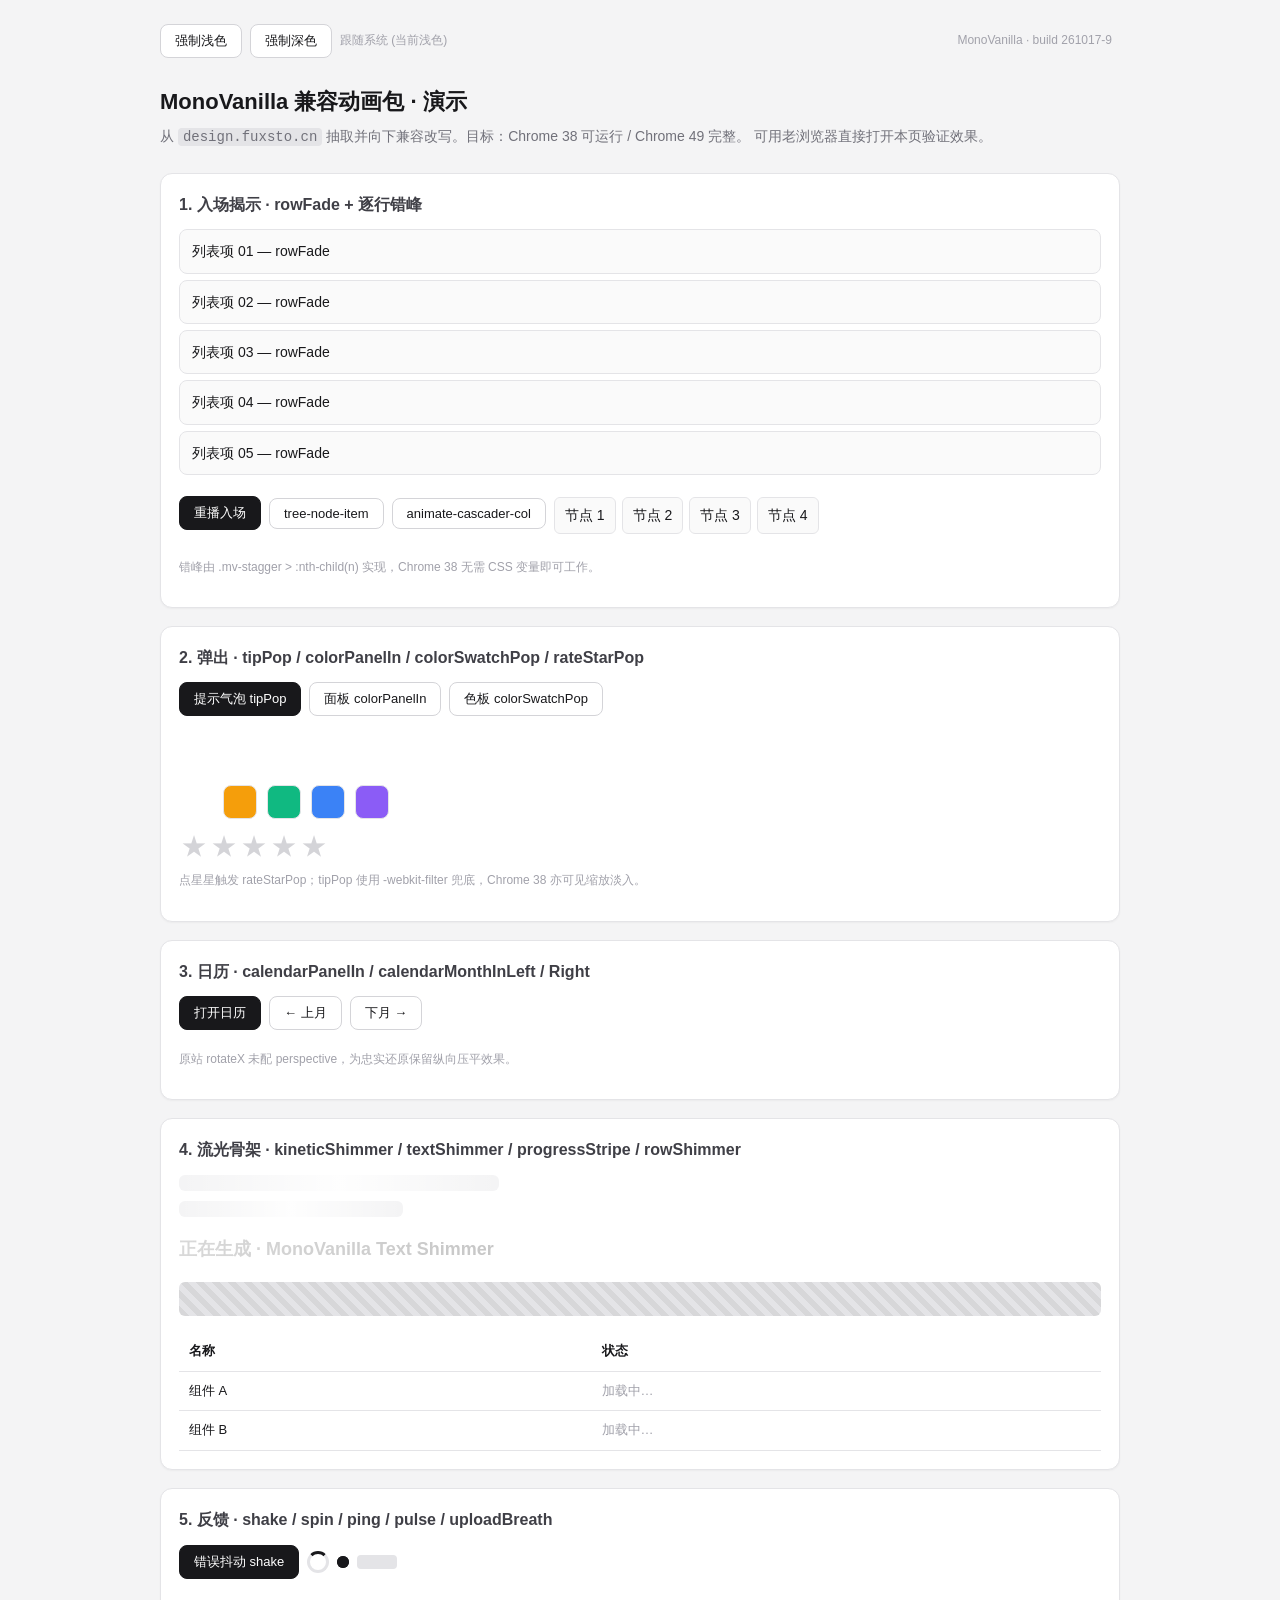
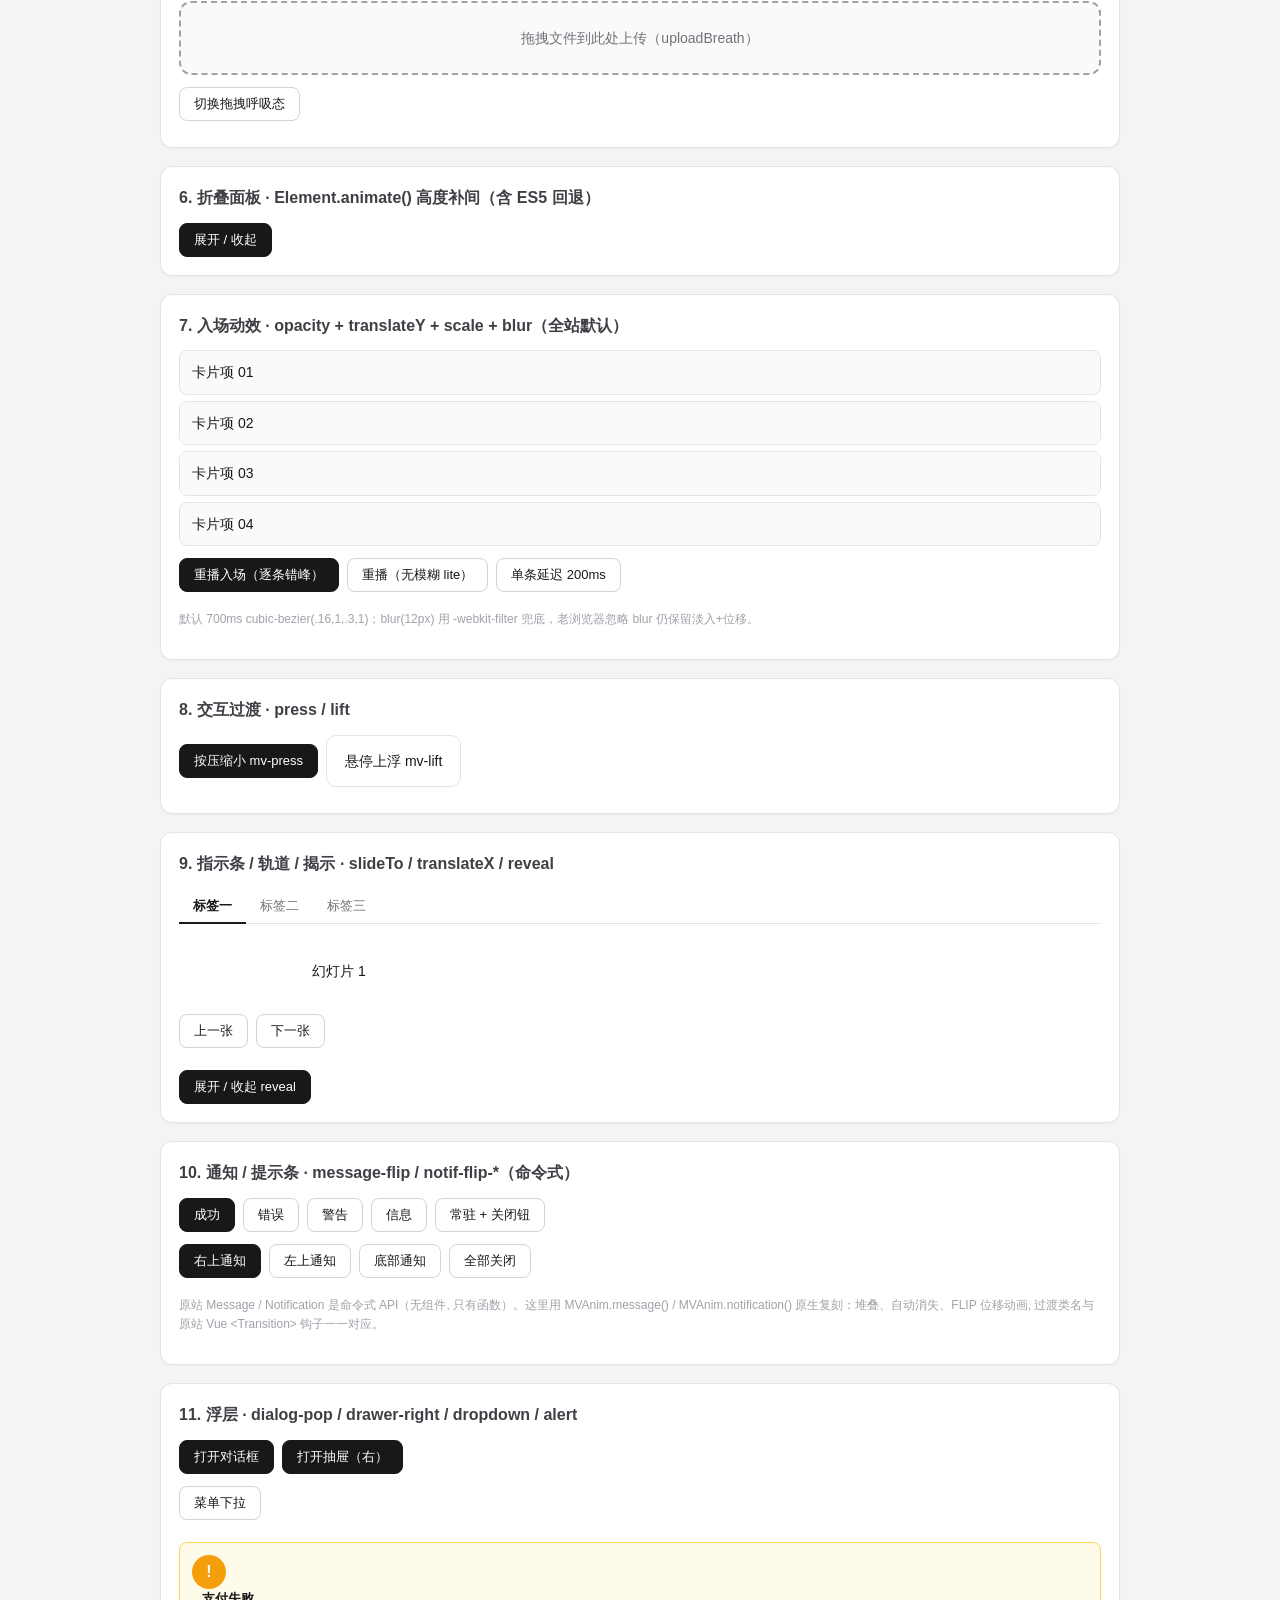
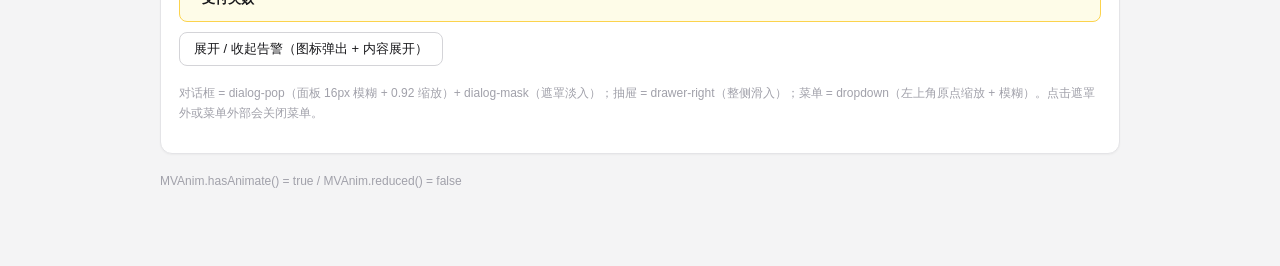
<file: monovanilla/index.html>
<!DOCTYPE html>
<html lang="zh-CN">
<head>
<meta charset="UTF-8">
<meta name="viewport" content="width=device-width, initial-scale=1.0">
<meta http-equiv="X-UA-Compatible" content="IE=edge">
<title>MonoVanilla 兼容动画包 · 演示 (Chrome 38+)</title>
<link rel="stylesheet" href="monovanilla-animations.css">
<style>
  /* 演示页布局: 仅用 flexbox + margin, 不使用 grid / flex-gap, 兼容 Chrome 38 */

  /* ---- 设计令牌: 亮色 (默认) ----
     每条颜色规则先写字面量再写 var(); Chrome 38 不支持 var(), 自动退回字面量 */
  :root {
    color-scheme: light;
    --mv-bg: #f4f4f5;          /* 页面底色 */
    --mv-fg: #18181b;          /* 主文字 */
    --mv-card: #ffffff;        /* 卡片面 */
    --mv-card-bd: #e4e4e7;     /* 卡片描边 / 分隔线 */
    --mv-soft: #fafafa;        /* 卡片内的次级面 */
    --mv-border: #d4d4d8;      /* 控件描边 */
    --mv-muted: #71717a;       /* 次级文字 */
    --mv-faint: #a1a1aa;       /* 三级文字 */
    --mv-heading: #3f3f46;     /* 小标题 */
    --mv-primary: #18181b;     /* 主色面 (深色按钮 / 指示条) */
    --mv-primary-fg: #ffffff;  /* 主色面上的文字 */
    --mv-primary-hover: #27272a;
    --mv-control: #ffffff;     /* 普通按钮面 */
    --mv-control-hover: #f4f4f5;
    --mv-track: #e4e4e7;       /* 进度条 / 代码底色 */
    --mv-skeleton: #f4f4f5;    /* 骨架屏 */
    --mv-drop-bd: #a1a1aa;     /* 拖拽区虚线 */
    --mv-stripe: rgba(0, 0, 0, .06);
    --mv-shadow: rgba(0, 0, 0, .04);
    --mv-ring: #18181b;         /* 呼吸 / 焦点环 (供动画包 uploadBreath 使用) */
    --mv-destructive: #ef4444;  /* 错误 / 危险 */
    --mv-success: #10b981;      /* 成功 */
    --mv-warning: #f59e0b;      /* 警告 */
    --mv-secondary: #f4f4f5;    /* 次级按钮面 */
    --mv-secondary-fg: #18181b;
    --mv-msg-bg: rgba(255, 255, 255, .6);   /* message 半透明底 */
    --mv-mask-bg: rgba(255, 255, 255, .6);  /* 对话框遮罩 */
    --mv-radius: 8px;           /* 原站 --radius: .5rem */
    --mv-surface: #ffffff;      /* 浮层 / 通知卡片面 */
    --mv-muted-20: rgba(244, 244, 245, .2);  /* 对话框底栏 */
    --mv-border-40: rgba(228, 228, 231, .4);
    --mv-destructive-50: rgba(239, 68, 68, .5);
    --mv-success-50: rgba(16, 185, 129, .5);
    --mv-warning-50: rgba(245, 158, 11, .5);
  }
  /* ---- 设计令牌: 深色 (手动强制 data-theme="dark") ---- */
  [data-theme="dark"] {
    color-scheme: dark;
    --mv-bg: #000000;
    --mv-fg: #fafafa;
    --mv-card: #09090b;
    --mv-card-bd: #27272a;
    --mv-soft: #18181b;
    --mv-border: #27272a;
    --mv-muted: #a1a1aa;
    --mv-faint: #71717a;
    --mv-heading: #d4d4d8;
    --mv-primary: #fafafa;
    --mv-primary-fg: #09090b;
    --mv-primary-hover: #e4e4e7;
    --mv-control: #18181b;
    --mv-control-hover: #27272a;
    --mv-track: #27272a;
    --mv-skeleton: #27272a;
    --mv-drop-bd: #52525b;
    --mv-stripe: rgba(255, 255, 255, .08);
    --mv-shadow: rgba(0, 0, 0, .5);
    --mv-ring: #fafafa;
    --mv-destructive: #7f1d1d;
    --mv-success: #059669;
    --mv-warning: #d97706;
    --mv-secondary: #27272a;
    --mv-secondary-fg: #fafafa;
    --mv-msg-bg: rgba(0, 0, 0, .8);
    --mv-mask-bg: rgba(0, 0, 0, .4);
    --mv-surface: #000000;
    --mv-muted-20: rgba(39, 39, 42, .2);
    --mv-border-40: rgba(39, 39, 42, .4);
    --mv-destructive-50: rgba(127, 29, 29, .5);
    --mv-success-50: rgba(5, 150, 105, .5);
    --mv-warning-50: rgba(217, 119, 6, .5);
  }
  /* ---- 设计令牌: 深色 (跟随系统, 未强制浅色时生效) ----
     与上面 [data-theme="dark"] 保持一致, 修改时两处需同步 */
  @media (prefers-color-scheme: dark) {
    :root:not([data-theme="light"]) {
      color-scheme: dark;
      --mv-bg: #000000;
      --mv-fg: #fafafa;
      --mv-card: #09090b;
      --mv-card-bd: #27272a;
      --mv-soft: #18181b;
      --mv-border: #27272a;
      --mv-muted: #a1a1aa;
      --mv-faint: #71717a;
      --mv-heading: #d4d4d8;
      --mv-primary: #fafafa;
      --mv-primary-fg: #09090b;
      --mv-primary-hover: #e4e4e7;
      --mv-control: #18181b;
      --mv-control-hover: #27272a;
      --mv-track: #27272a;
      --mv-skeleton: #27272a;
      --mv-drop-bd: #52525b;
      --mv-stripe: rgba(255, 255, 255, .08);
      --mv-shadow: rgba(0, 0, 0, .5);
      --mv-ring: #fafafa;
    --mv-destructive: #7f1d1d;
    --mv-success: #059669;
    --mv-warning: #d97706;
    --mv-secondary: #27272a;
    --mv-secondary-fg: #fafafa;
    --mv-msg-bg: rgba(0, 0, 0, .8);
    --mv-mask-bg: rgba(0, 0, 0, .4);
    --mv-surface: #000000;
    --mv-muted-20: rgba(39, 39, 42, .2);
    --mv-border-40: rgba(39, 39, 42, .4);
    --mv-destructive-50: rgba(127, 29, 29, .5);
    --mv-success-50: rgba(5, 150, 105, .5);
    --mv-warning-50: rgba(217, 119, 6, .5);
    }
  }

  * { -webkit-box-sizing: border-box; box-sizing: border-box; }
  /* hidden 属性必须压过 .mv-dialog-wrap 等规则的显式 display, 否则浮层关不掉 */
  [hidden] { display: none !important; }
  body {
    margin: 0;
    padding: 24px 16px 64px;
    font: 14px/1.6 -apple-system, "Segoe UI", Roboto, "Helvetica Neue", Arial, sans-serif;
    background: #f4f4f5;
    background: var(--mv-bg);
    color: #18181b;
    color: var(--mv-fg);
    -webkit-transition: background .2s ease, color .2s ease;
            transition: background .2s ease, color .2s ease;
  }
  .wrap { max-width: 960px; margin: 0 auto; }
  h1 { font-size: 22px; margin: 0 0 6px; }
  h2 { font-size: 16px; margin: 0 0 12px; color: #3f3f46; color: var(--mv-heading); }
  .lead { color: #71717a; color: var(--mv-muted); margin: 0 0 24px; }
  .lead code { background: #e4e4e7; background: var(--mv-track); padding: 1px 5px; border-radius: 4px; }
  .theme-bar { margin: 0 0 18px; }
  .card {
    background: #fff; background: var(--mv-card);
    border: 1px solid #e4e4e7; border-color: var(--mv-card-bd); border-radius: 12px;
    padding: 18px; margin-bottom: 18px;
    box-shadow: 0 1px 2px rgba(0,0,0,.04); box-shadow: 0 1px 2px var(--mv-shadow);
  }
  .row { display: -webkit-box; display: -webkit-flex; display: flex;
         -webkit-flex-wrap: wrap; flex-wrap: wrap; -webkit-align-items: center; align-items: center; }
  .row > * { margin: 0 8px 8px 0; }
  .btn {
    display: inline-block; padding: 7px 14px; border-radius: 8px; cursor: pointer;
    border: 1px solid #d4d4d8; border-color: var(--mv-border);
    background: #fff; background: var(--mv-control);
    color: #18181b; color: var(--mv-fg);
    font-size: 13px;
    -webkit-appearance: none; appearance: none;
    -webkit-transition: background .15s ease, border-color .15s ease, transform .15s ease;
            transition: background .15s ease, border-color .15s ease, transform .15s ease;
  }
  .btn:active { -webkit-transform: scale(.97); transform: scale(.97); }
  .btn-dark {
    background: #18181b; background: var(--mv-primary);
    color: #fff; color: var(--mv-primary-fg);
    border-color: #18181b; border-color: var(--mv-primary);
  }
  /* hover 只在支持真实悬停的设备生效, 避免触屏 sticky hover 把深色按钮刷成浅底浅字 */
  @media (hover: hover) {
    .btn:hover { background: #f4f4f5; background: var(--mv-control-hover); }
    .btn-dark:hover {
      background: #27272a; background: var(--mv-primary-hover);
      color: #fff; color: var(--mv-primary-fg);
      border-color: #27272a; border-color: var(--mv-primary-hover);
    }
  }
  .list { margin: 0; padding: 0; list-style: none; }
  .list li {
    padding: 10px 12px; border: 1px solid #e4e4e7; border-color: var(--mv-card-bd);
    border-radius: 8px; margin-bottom: 6px;
    background: #fafafa; background: var(--mv-soft);
  }
  .node-item {
    display: inline-block; padding: 6px 10px; border-radius: 6px; margin: 0 6px 6px 0;
    border: 1px solid #e4e4e7; border-color: var(--mv-card-bd);
    background: #fafafa; background: var(--mv-soft);
  }
  .swatch { width: 34px; height: 34px; border-radius: 8px; display: inline-block; vertical-align: middle;
            border: 1px solid #e4e4e7; border-color: var(--mv-card-bd); }
  .swatch.s1 { background: #ef4444; } .swatch.s2 { background: #f59e0b; }
  .swatch.s3 { background: #10b981; } .swatch.s4 { background: #3b82f6; }
  .swatch.s5 { background: #8b5cf6; }
  .star { font-size: 26px; color: #d4d4d8; color: var(--mv-border); cursor: pointer; padding: 0 2px; line-height: 1; }
  .star.on { color: #f59e0b; }
  .tip {
    position: relative; display: inline-block; padding: 8px 12px; border-radius: 8px;
    background: #18181b; background: var(--mv-primary);
    color: #fff; color: var(--mv-primary-fg); font-size: 13px;
  }
  .faint { color: #a1a1aa; color: var(--mv-faint); }
  .pulse-bar { display: inline-block; width: 40px; height: 14px; border-radius: 4px;
               background: #e4e4e7; background: var(--mv-track); }
  .skeleton { position: relative; overflow: hidden; background: #f4f4f5; background: var(--mv-skeleton); border-radius: 6px; }
  .skeleton .shimmer {
    position: absolute; top: 0; left: 0; width: 100%; height: 100%;
    background: -webkit-linear-gradient(left, rgba(255,255,255,0) 0%, rgba(255,255,255,.9) 50%, rgba(255,255,255,0) 100%);
    background: linear-gradient(90deg, rgba(255,255,255,0) 0%, rgba(255,255,255,.9) 50%, rgba(255,255,255,0) 100%);
  }
  .bar { height: 34px; background-color: #e4e4e7; background-color: var(--mv-track); border-radius: 6px;
         background-image: -webkit-linear-gradient(45deg, rgba(0,0,0,.06) 25%, transparent 25%, transparent 50%, rgba(0,0,0,.06) 50%, rgba(0,0,0,.06) 75%, transparent 75%, transparent);
         background-image: linear-gradient(45deg, var(--mv-stripe) 25%, transparent 25%, transparent 50%, var(--mv-stripe) 50%, var(--mv-stripe) 75%, transparent 75%, transparent);
         background-size: 1rem 1rem; }
  table { width: 100%; border-collapse: collapse; }
  th, td { text-align: left; padding: 9px 10px; border-bottom: 1px solid #f0f0f0; border-bottom-color: var(--mv-card-bd); font-size: 13px; }
  .spinner { display: inline-block; width: 22px; height: 22px; border-radius: 50%;
             border: 3px solid #e4e4e7; border-color: var(--mv-track);
             border-top-color: #18181b; border-top-color: var(--mv-primary); }
  .dot-wrap { position: relative; display: inline-block; width: 12px; height: 12px; }
  .dot { position: absolute; width: 12px; height: 12px; border-radius: 50%; background: #18181b; background: var(--mv-primary); }
  .drop {
    border: 2px dashed #a1a1aa; border-color: var(--mv-drop-bd); border-radius: 12px;
    padding: 24px; text-align: center;
    color: #71717a; color: var(--mv-muted);
    background: #fafafa; background: var(--mv-soft); cursor: pointer;
  }
  .panel-body {
    padding: 12px; border-radius: 8px; margin-top: 8px;
    border: 1px solid #e4e4e7; border-color: var(--mv-card-bd);
    background: #fafafa; background: var(--mv-soft);
  }
  .cal { width: 220px; border: 1px solid #e4e4e7; border-color: var(--mv-card-bd); border-radius: 10px; padding: 12px; background: #fff; background: var(--mv-card); }
  .cal-head { display: -webkit-box; display: -webkit-flex; display: flex;
              -webkit-justify-content: space-between; justify-content: space-between; margin-bottom: 8px; }
  .cal-grid { display: -webkit-box; display: -webkit-flex; display: flex; -webkit-flex-wrap: wrap; flex-wrap: wrap; }
  .cal-grid span { width: 14.28%; text-align: center; padding: 4px 0; font-size: 12px; color: #52525b; color: var(--mv-muted); }
  .note { font-size: 12px; color: #a1a1aa; color: var(--mv-faint); margin-top: 10px; }
  .lift-box {
    padding: 14px 18px; border-radius: 10px;
    border: 1px solid #e4e4e7; border-color: var(--mv-card-bd);
    background: #fff; background: var(--mv-card);
  }

  /* 第 10-11 节演示样式: 浮层 / 通知 / 菜单 / 告警 */
  .mv-mask {
    position: fixed; top: 0; left: 0; right: 0; bottom: 0; z-index: 90;
    background: rgba(255, 255, 255, .6);
    background: var(--mv-mask-bg, rgba(255, 255, 255, .6));
    -webkit-backdrop-filter: blur(12px); backdrop-filter: blur(12px);
  }
  .mv-dialog-wrap {
    position: fixed; top: 0; left: 0; right: 0; bottom: 0; z-index: 91;
    display: -webkit-box; display: -webkit-flex; display: flex;
    -webkit-box-align: center; -webkit-align-items: center; align-items: center;
    -webkit-box-pack: center; -webkit-justify-content: center; justify-content: center;
    padding: 16px; overflow-y: auto; pointer-events: none;
  }
  /* 原站: max-w-md(448px) + 8px 圆角 + 0 20px 50px rgba(0,0,0,.2) */
  .mv-dialog {
    pointer-events: auto; position: relative; width: 100%; max-width: 448px;
    display: -webkit-box; display: -webkit-flex; display: flex;
    -webkit-box-orient: vertical; -webkit-flex-direction: column; flex-direction: column;
    overflow: hidden; border: 1px solid rgba(228, 228, 231, .8);
    border-color: var(--mv-card-bd, #e4e4e7); border-radius: 8px;
    background: #fff; background: var(--mv-surface, #fff);
    box-shadow: 0 20px 50px rgba(0, 0, 0, .2);
  }
  .mv-dialog-head {
    display: -webkit-box; display: -webkit-flex; display: flex;
    -webkit-box-align: start; -webkit-align-items: flex-start; align-items: flex-start;
    -webkit-box-pack: justify; -webkit-justify-content: space-between; justify-content: space-between;
    padding: 18px;
  }
  .mv-dialog-head.has-body { padding-bottom: 16px; border-bottom: 1px solid rgba(228, 228, 231, .4); border-bottom-color: var(--mv-border-40, rgba(228, 228, 231, .4)); }
  .mv-dialog-headmain {
    display: -webkit-box; display: -webkit-flex; display: flex;
    -webkit-box-align: start; -webkit-align-items: flex-start; align-items: flex-start;
    padding-right: 24px; min-width: 0;
  }
  .mv-dialog-icon {
    display: block; width: 20px; height: 20px; margin: 2px 14px 0 0;
    -webkit-flex-shrink: 0; flex-shrink: 0; color: #f59e0b; color: var(--mv-warning, #f59e0b);
  }
  .mv-dialog-headtext { min-width: 0; }
  .mv-dialog-title {
    margin: 0; font-size: 14px; font-weight: 800; line-height: 1.25;
    letter-spacing: -.025em; color: #09090b; color: var(--mv-fg, #09090b);
  }
  .mv-dialog-desc {
    margin: 4px 0 0; font-size: 12px; line-height: 1.625;
    color: #71717a; color: var(--mv-muted, #71717a);
    word-wrap: break-word;
  }
  .mv-dialog-body {
    padding: 20px; font-size: 12px; line-height: 1.625;
    color: #71717a; color: var(--mv-muted, #71717a);
  }
  .mv-dialog-foot {
    display: -webkit-box; display: -webkit-flex; display: flex;
    -webkit-box-align: center; -webkit-align-items: center; align-items: center;
    -webkit-box-pack: end; -webkit-justify-content: flex-end; justify-content: flex-end;
    padding: 14px 18px;
    background: rgba(244, 244, 245, .2);
    background: var(--mv-muted-20, rgba(244, 244, 245, .2));
    border-top: 1px solid rgba(228, 228, 231, .4); border-top-color: var(--mv-border-40, rgba(228, 228, 231, .4));
  }
  .mv-icon-btn {
    display: -webkit-box; display: -webkit-flex; display: flex;
    -webkit-box-align: center; -webkit-align-items: center; align-items: center;
    -webkit-box-pack: center; -webkit-justify-content: center; justify-content: center;
    margin-left: auto; padding: 4px; border: 0; border-radius: 4px;
    background: transparent; color: #71717a; color: var(--mv-muted, #71717a);
    cursor: pointer; -webkit-flex-shrink: 0; flex-shrink: 0;
  }
  .mv-icon-btn svg { display: block; width: 16px; height: 16px; }
  .mv-btn {
    display: -webkit-inline-box; display: -webkit-inline-flex; display: inline-flex;
    -webkit-box-align: center; -webkit-align-items: center; align-items: center;
    -webkit-box-pack: center; -webkit-justify-content: center; justify-content: center;
    padding: 6px 14px; border: 1px solid rgba(228, 228, 231, .4); border-radius: 8px;
    background: #f4f4f5; background: var(--mv-secondary, #f4f4f5);
    color: #18181b; color: var(--mv-secondary-fg, #18181b);
    font-size: 12px; font-weight: 700; line-height: 1.5; cursor: pointer;
    -webkit-transition: background-color .3s, opacity .3s; transition: background-color .3s, opacity .3s;
  }
  .mv-btn-primary {
    background: #18181b; background: var(--mv-primary, #18181b);
    color: #fafafa; color: var(--mv-primary-fg, #fafafa);
    border-color: transparent;
  }
  .mv-btn + .mv-btn { margin-left: 10px; }
  .mv-btn:active { -webkit-transform: scale(.96); transform: scale(.96); }
  @media (hover: hover) {
    .mv-btn:hover { background: #e4e4e7; background: var(--mv-control-hover, #e4e4e7); }
    .mv-btn-primary:hover { opacity: .9; }
    .mv-icon-btn:hover { background: #f4f4f5; background: var(--mv-secondary, #f4f4f5); }
  }
  @media (min-width: 640px) {
    .mv-dialog-head { padding: 20px; }
    .mv-dialog-head.has-body { padding-bottom: 16px; }
    .mv-dialog-title { font-size: 16px; }
    .mv-dialog-foot { padding: 14px 20px; }
  }
  .mv-drawer {
    position: fixed; top: 0; right: 0; bottom: 0; z-index: 91;
    width: 300px; padding: 18px; overflow: auto;
    border-left: 1px solid #e4e4e7; border-left-color: var(--mv-card-bd);
    background: #fff; background: var(--mv-surface);
    box-shadow: 0 20px 60px rgba(0, 0, 0, .35);
  }
  .mv-menu {
    position: absolute; top: 100%; left: 0; margin-top: 4px; z-index: 80;
    min-width: 140px; padding: 4px 0; border-radius: 8px;
    background: #fff; background: var(--mv-card);
    border: 1px solid #e4e4e7; border-color: var(--mv-card-bd);
    box-shadow: 0 10px 30px rgba(0, 0, 0, .12);
  }
  .mv-menu-item { padding: 8px 14px; font-size: 13px; color: #18181b; color: var(--mv-fg); cursor: pointer; }
  .mv-menu-item + .mv-menu-item { border-top: 1px solid #e4e4e7; border-top-color: var(--mv-card-bd); }
  .mv-menu-danger { color: #ef4444; }
  @media (hover: hover) {
    .mv-menu-item:hover { background: #fafafa; background: var(--mv-soft); }
  }
  .mv-alert {
    display: -webkit-box; display: -webkit-flex; display: flex;
    padding: 12px; margin-top: 14px; border-radius: 8px;
    border: 1px solid #fcd34d;
    background: #fefce8;
  }
  .mv-alert-icon {
    display: inline-block; width: 34px; height: 34px; min-width: 34px;
    border-radius: 50%; background: #f59e0b; color: #fff;
    font-weight: 700; font-size: 16px; line-height: 34px; text-align: center;
  }
  .mv-alert-body { font-size: 13px; color: #71717a; color: var(--mv-muted); margin-top: 4px; max-height: 200px; overflow: hidden; }

  /* 第 7-9 节演示样式 */
  .tabs { position: relative; display: -webkit-box; display: -webkit-flex; display: flex; border-bottom: 1px solid #e4e4e7; border-bottom-color: var(--mv-card-bd); }
  .tab { background: none; border: 0; padding: 8px 14px; cursor: pointer; font-size: 13px; color: #71717a; color: var(--mv-muted); }
  .tab.on { color: #18181b; color: var(--mv-fg); font-weight: 600; }
  .indicator { position: absolute; bottom: -1px; left: 0; height: 2px; width: 0; background: #18181b; background: var(--mv-primary); }
  .car-view { overflow: hidden; max-width: 320px; }
  .car-track { display: -webkit-box; display: -webkit-flex; display: flex; width: 300%; }
  .car-item { width: 33.3333%; padding: 22px; text-align: center; -webkit-box-sizing: border-box; box-sizing: border-box; }
</style>
</head>
<body>
<div class="wrap">
  <!-- 主题测试栏: 默认跟随浏览器, 点按钮强制切换 (再点一次恢复跟随) -->
  <div class="row theme-bar">
    <button class="btn" id="forceLight">强制浅色</button>
    <button class="btn" id="forceDark">强制深色</button>
    <span class="note" id="themeState" style="margin-top:0">-</span>
    <span class="note" id="buildTag" style="margin-top:0; margin-left:auto; color:#a1a1aa">MonoVanilla · build 261017-9</span>
  </div>

  <h1>MonoVanilla 兼容动画包 · 演示</h1>
  <p class="lead">
    从 <code>design.fuxsto.cn</code> 抽取并向下兼容改写。目标：Chrome 38 可运行 / Chrome 49 完整。
    可用老浏览器直接打开本页验证效果。
  </p>

  <!-- 1. 入场揭示 -->
  <div class="card">
    <h2>1. 入场揭示 · rowFade + 逐行错峰</h2>
    <ul class="list mv-stagger" id="staggerList">
      <li class="animate-row-fade">列表项 01 — rowFade</li>
      <li class="animate-row-fade">列表项 02 — rowFade</li>
      <li class="animate-row-fade">列表项 03 — rowFade</li>
      <li class="animate-row-fade">列表项 04 — rowFade</li>
      <li class="animate-row-fade">列表项 05 — rowFade</li>
    </ul>
    <div class="row" style="margin-top:12px">
      <button class="btn btn-dark" id="replayRows">重播入场</button>
      <button class="btn" id="replayTree">tree-node-item</button>
      <button class="btn" id="replayCascader">animate-cascader-col</button>
    </div>
    <p class="note">错峰由 .mv-stagger > :nth-child(n) 实现，Chrome 38 无需 CSS 变量即可工作。</p>
  </div>

  <!-- 2. 弹出 -->
  <div class="card">
    <h2>2. 弹出 · tipPop / colorPanelIn / colorSwatchPop / rateStarPop</h2>
    <div class="row">
      <button class="btn btn-dark" id="popTip">提示气泡 tipPop</button>
      <button class="btn" id="popPanel">面板 colorPanelIn</button>
      <button class="btn" id="popSwatch">色板 colorSwatchPop</button>
    </div>
    <div style="margin-top:12px">
      <span class="tip" id="tipDemo" style="visibility:hidden">这是一个浮层提示</span>
    </div>
    <div style="margin-top:12px">
      <span class="swatch s1 color-swatch-pop" id="sw1" style="visibility:hidden"></span>
      <span class="swatch s2 color-swatch-pop" style="margin-left:6px"></span>
      <span class="swatch s3 color-swatch-pop" style="margin-left:6px"></span>
      <span class="swatch s4 color-swatch-pop" style="margin-left:6px"></span>
      <span class="swatch s5 color-swatch-pop" style="margin-left:6px"></span>
    </div>
    <div class="panel-body color-panel-enter-active" id="panelDemo" style="display:none">色彩面板内容</div>
    <div style="margin-top:14px" id="rate">
      <span class="star" data-v="1">&#9733;</span><span class="star" data-v="2">&#9733;</span><span class="star" data-v="3">&#9733;</span><span class="star" data-v="4">&#9733;</span><span class="star" data-v="5">&#9733;</span>
    </div>
    <p class="note">点星星触发 rateStarPop；tipPop 使用 -webkit-filter 兜底，Chrome 38 亦可见缩放淡入。</p>
  </div>

  <!-- 3. 日历面板 -->
  <div class="card">
    <h2>3. 日历 · calendarPanelIn / calendarMonthInLeft / Right</h2>
    <div class="row">
      <button class="btn btn-dark" id="calOpen">打开日历</button>
      <button class="btn" id="calPrev">&larr; 上月</button>
      <button class="btn" id="calNext">下月 &rarr;</button>
    </div>
    <div style="margin-top:12px">
      <div class="cal" id="calPanel" style="display:none">
        <div class="cal-head"><span id="calTitle">2026 / 10</span></div>
        <div class="cal-grid" id="calGrid"></div>
      </div>
    </div>
    <p class="note">原站 rotateX 未配 perspective，为忠实还原保留纵向压平效果。</p>
  </div>

  <!-- 4. 流光 / 骨架 -->
  <div class="card">
    <h2>4. 流光骨架 · kineticShimmer / textShimmer / progressStripe / rowShimmer</h2>
    <div style="max-width:320px">
      <div class="skeleton" style="height:16px; margin-bottom:10px">
        <div class="shimmer animate-kinetic-shimmer"></div>
      </div>
      <div class="skeleton" style="height:16px; width:70%; margin-bottom:16px">
        <div class="shimmer animate-kinetic-shimmer"></div>
      </div>
    </div>
    <p style="font-size:18px; font-weight:600" class="mv-text-shimmer">正在生成 · MonoVanilla Text Shimmer</p>
    <div class="bar animate-progress-stripe" style="margin-top:14px"></div>
    <table style="margin-top:16px">
      <thead><tr><th>名称</th><th>状态</th></tr></thead>
      <tbody>
        <tr><td>组件 A</td><td><span class="table-row-shimmer faint">加载中…</span></td></tr>
        <tr><td>组件 B</td><td><span class="table-row-shimmer faint">加载中…</span></td></tr>
      </tbody>
    </table>
  </div>

  <!-- 5. 反馈 -->
  <div class="card">
    <h2>5. 反馈 · shake / spin / ping / pulse / uploadBreath</h2>
    <div class="row">
      <button class="btn btn-dark" id="shakeBtn">错误抖动 shake</button>
      <span class="spinner animate-spin"></span>
      <span class="dot-wrap"><span class="dot animate-ping"></span><span class="dot"></span></span>
      <span class="animate-pulse pulse-bar"></span>
    </div>
    <div class="drop" id="drop" style="margin-top:14px">拖拽文件到此处上传（uploadBreath）</div>
    <div class="row" style="margin-top:12px">
      <button class="btn" id="dropToggle">切换拖拽呼吸态</button>
    </div>
  </div>

  <!-- 6. 折叠面板 (JS) -->
  <div class="card">
    <h2>6. 折叠面板 · Element.animate() 高度补间（含 ES5 回退）</h2>
    <button class="btn btn-dark" id="togglePanel">展开 / 收起</button>
    <div class="mv-collapsible" id="collapsible" style="height:0;overflow:hidden">
      <div class="panel-body">
        展开时高度 0 -&gt; 内容高，同时淡入；收起时相反。<br>
        优先使用 Web Animations API，无 WAAPI 的老浏览器回退到 requestAnimationFrame 线性补间。<br>
        用户开启 reduced-motion 时直接跳到终态。
      </div>
    </div>
  </div>

  <!-- 7. 入场动效 (useEntryAnimate 等价) -->
  <div class="card">
    <h2>7. 入场动效 · opacity + translateY + scale + blur（全站默认）</h2>
    <ul class="list" id="entryList">
      <li>卡片项 01</li><li>卡片项 02</li><li>卡片项 03</li><li>卡片项 04</li>
    </ul>
    <div class="row" style="margin-top:12px">
      <button class="btn btn-dark" id="replayEntry">重播入场（逐条错峰）</button>
      <button class="btn" id="replayEntryLite">重播（无模糊 lite）</button>
      <button class="btn" id="replayEntryDelay">单条延迟 200ms</button>
    </div>
    <p class="note">默认 700ms cubic-bezier(.16,1,.3,1)；blur(12px) 用 -webkit-filter 兜底，老浏览器忽略 blur 仍保留淡入+位移。</p>
  </div>

  <!-- 8. 交互过渡 -->
  <div class="card">
    <h2>8. 交互过渡 · press / lift</h2>
    <div class="row">
      <button class="btn btn-dark mv-press">按压缩小 mv-press</button>
      <div class="mv-lift lift-box">悬停上浮 mv-lift</div>
    </div>
  </div>

  <!-- 9. 指示条 / 轨道 / 揭示 -->
  <div class="card">
    <h2>9. 指示条 / 轨道 / 揭示 · slideTo / translateX / reveal</h2>
    <div class="tabs" id="tabs">
      <button class="tab on" data-i="0">标签一</button>
      <button class="tab" data-i="1">标签二</button>
      <button class="tab" data-i="2">标签三</button>
      <span class="indicator mv-indicator" id="ind"></span>
    </div>
    <div class="car-view" style="margin-top:14px">
      <div class="car-track mv-slide-track" id="carTrack">
        <div class="car-item">幻灯片 1</div>
        <div class="car-item">幻灯片 2</div>
        <div class="car-item">幻灯片 3</div>
      </div>
    </div>
    <div class="row" style="margin-top:10px">
      <button class="btn" id="carPrev">上一张</button>
      <button class="btn" id="carNext">下一张</button>
    </div>
    <div style="margin-top:14px">
      <button class="btn btn-dark" id="revealBtn">展开 / 收起 reveal</button>
      <div class="mv-reveal" id="revealBox"><div class="panel-body">max-height 过渡揭示，可用于 StreamingText 展开、面板显示。</div></div>
    </div>
  </div>

   <!-- 10. 通知 / 提示条 -->
   <div class="card">
     <h2>10. 通知 / 提示条 · message-flip / notif-flip-*（命令式）</h2>
     <div class="row">
       <button class="btn btn-dark" id="msgSuccess">成功</button>
       <button class="btn" id="msgError">错误</button>
       <button class="btn" id="msgWarn">警告</button>
       <button class="btn" id="msgInfo">信息</button>
       <button class="btn" id="msgSticky">常驻 + 关闭钮</button>
     </div>
     <div class="row" style="margin-top:4px">
       <button class="btn btn-dark" id="notifRight">右上通知</button>
       <button class="btn" id="notifLeft">左上通知</button>
       <button class="btn" id="notifBottom">底部通知</button>
       <button class="btn" id="notifCloseAll">全部关闭</button>
     </div>
     <p class="note">原站 Message / Notification 是命令式 API（无组件, 只有函数）。这里用 MVAnim.message() / MVAnim.notification() 原生复刻：堆叠、自动消失、FLIP 位移动画, 过渡类名与原站 Vue &lt;Transition&gt; 钩子一一对应。</p>
   </div>

   <!-- 11. 浮层: 对话框 / 抽屉 / 菜单 / 告警 -->
   <div class="card">
     <h2>11. 浮层 · dialog-pop / drawer-right / dropdown / alert</h2>
     <div class="row">
       <button class="btn btn-dark" id="dlgOpen">打开对话框</button>
       <button class="btn btn-dark" id="drwOpen">打开抽屉（右）</button>
     </div>
     <div class="row" style="margin-top:4px; display:block">
       <span style="position:relative; display:inline-block">
         <button class="btn" id="menuToggle">菜单下拉</button>
         <div class="mv-menu" id="menuPanel" hidden>
           <div class="mv-menu-item">重命名</div>
           <div class="mv-menu-item">复制</div>
           <div class="mv-menu-item mv-menu-danger">移到回收站</div>
         </div>
       </span>
     </div>
     <div class="mv-alert" style="display:block">
       <span class="mv-alert-icon" id="alertIcon">!</span>
       <div style="-webkit-box-flex:1; -webkit-flex:1; flex:1; margin-left:10px">
         <div style="font-size:13px; font-weight:600; color:#18181b; color:var(--mv-fg)">支付失败</div>
         <div class="mv-alert-body" id="alertBody" style="display:none">卡号被发卡行拒绝，请检查后重试。</div>
       </div>
     </div>
     <div class="row" style="margin-top:10px">
       <button class="btn" id="alertToggle">展开 / 收起告警（图标弹出 + 内容展开）</button>
     </div>
     <p class="note">对话框 = dialog-pop（面板 16px 模糊 + 0.92 缩放）+ dialog-mask（遮罩淡入）；抽屉 = drawer-right（整侧滑入）；菜单 = dropdown（左上角原点缩放 + 模糊）。点击遮罩外或菜单外部会关闭菜单。</p>
   </div>

   <p class="note">MVAnim.hasAnimate() = <span id="waapi">-</span> / MVAnim.reduced() = <span id="reduced">-</span></p>
 </div>

 <div class="mv-mask" id="dlgMask" hidden></div>
 <div class="mv-dialog-wrap" id="dlgWrap" hidden>
   <div class="mv-dialog" id="dlgPanel" role="dialog" aria-modal="true" aria-labelledby="dlgTitle">
     <div class="mv-dialog-head has-body">
       <div class="mv-dialog-headmain">
         <svg class="mv-dialog-icon" viewBox="0 0 24 24" fill="none" stroke="currentColor" stroke-width="2" stroke-linecap="round" stroke-linejoin="round" aria-hidden="true"><path d="m21.73 18-8-14a2 2 0 0 0-3.48 0l-8 14A2 2 0 0 0 4 21h16a2 2 0 0 0 1.73-3"/><path d="M12 9v4"/><path d="M12 17h.01"/></svg>
         <div class="mv-dialog-headtext">
           <h3 class="mv-dialog-title" id="dlgTitle">放弃这次编辑？</h3>
           <p class="mv-dialog-desc">未保存的改动会丢失。</p>
         </div>
       </div>
       <button type="button" class="mv-icon-btn" id="dlgClose" aria-label="关闭">
         <svg viewBox="0 0 24 24" fill="none" stroke="currentColor" stroke-width="2" stroke-linecap="round" stroke-linejoin="round" aria-hidden="true"><path d="M18 6 6 18"/><path d="m6 6 12 12"/></svg>
       </button>
     </div>
     <div class="mv-dialog-body">关闭后，本次会话里未提交的字段会恢复为上次保存的内容。</div>
     <div class="mv-dialog-foot">
       <button type="button" class="mv-btn" id="dlgCancel">取消</button>
       <button type="button" class="mv-btn mv-btn-primary" id="dlgOk">确认</button>
     </div>
   </div>
 </div>
 <div class="mv-mask" id="drwMask" hidden></div>
 <div class="mv-drawer" id="drwPanel" hidden>
   <div class="mv-dialog-title">筛选条件</div>
   <div class="mv-dialog-desc" style="margin-bottom:14px">设置好之后点确认</div>
   <button class="btn btn-dark" id="drwClose">关闭抽屉</button>
 </div>


<script src="monovanilla-anim.js"></script>
<script>
(function () {
  'use strict';

  function $(id) { return document.getElementById(id); }

  /* 主题切换: 默认跟随浏览器 (prefers-color-scheme), 按钮强制切换, 再点一次恢复跟随 */
  (function () {
    var root = document.documentElement;
    var lightBtn = $('forceLight');
    var darkBtn = $('forceDark');
    var status = $('themeState');

    function current() { return root.getAttribute('data-theme') || 'auto'; }

    function mq() {
      if (window.matchMedia) { return window.matchMedia('(prefers-color-scheme: dark)'); }
      return null;
    }

    function render() {
      var cur = current();
      if (lightBtn) { lightBtn.className = cur === 'light' ? 'btn btn-dark' : 'btn'; }
      if (darkBtn) { darkBtn.className = cur === 'dark' ? 'btn btn-dark' : 'btn'; }
      if (status) {
        if (cur === 'auto') {
          var m = mq();
          status.textContent = '跟随系统 (当前' + (m && m.matches ? '深色' : '浅色') + ')';
        } else if (cur === 'dark') {
          status.textContent = '强制深色';
        } else {
          status.textContent = '强制浅色';
        }
      }
    }

    function setTheme(t) {
      if (t) { root.setAttribute('data-theme', t); }
      else { root.removeAttribute('data-theme'); }
      render();
    }

    if (lightBtn) { lightBtn.onclick = function () { setTheme(current() === 'light' ? null : 'light'); }; }
    if (darkBtn) { darkBtn.onclick = function () { setTheme(current() === 'dark' ? null : 'dark'); }; }

    var m = mq();
    if (m) {
      var onMq = function () { if (current() === 'auto') { render(); } };
      if (m.addEventListener) { m.addEventListener('change', onMq); }
      else if (m.addListener) { m.addListener(onMq); }
    }
    render();
  })();

  /* 环境信息 */
  if ($('waapi')) { $('waapi').innerHTML = MVAnim.hasAnimate() ? 'true' : 'false'; }
  if ($('reduced')) { $('reduced').innerHTML = MVAnim.reduced() ? 'true' : 'false'; }

  /* 1. 入场揭示 */
  function replayAll(sel, cls) {
    var nodes = document.querySelectorAll(sel);
    for (var i = 0; i < nodes.length; i++) { MVAnim.replay(nodes[i], cls); }
  }
  if ($('replayRows')) {
    $('replayRows').onclick = function () {
      MVAnim.stagger($('staggerList'), 40, 400);
      replayAll('#staggerList > li', 'animate-row-fade');
    };
  }
  /* 给 tree / cascader 演示项动态注入 */
  (function () {
    var host = document.createElement('div');
    host.className = 'row';
    host.style.marginTop = '10px';
    for (var i = 0; i < 4; i++) {
      var t = document.createElement('span');
      t.className = 'node-item tree-node-item';
      t.innerHTML = '节点 ' + (i + 1);
      host.appendChild(t);
    }
    document.getElementById('replayTree').parentNode.appendChild(host);
    $('replayTree').onclick = function () {
      var n = host.children;
      for (var i = 0; i < n.length; i++) { MVAnim.replay(n[i], 'tree-node-item'); }
    };
    $('replayCascader').onclick = function () {
      var el = document.createElement('div');
      el.className = 'node-item animate-cascader-col';
      el.innerHTML = '级联列 ' + (host.children.length + 1);
      host.appendChild(el);
    };
  })();

  /* 2. 弹出 */
  function playOnce(el, cls, baseStyle) {
    el.style.display = baseStyle || '';
    el.style.visibility = 'visible';
    MVAnim.replay(el, cls);
  }
  if ($('popTip')) {
    $('popTip').onclick = function () { playOnce($('tipDemo'), 'animate-tip-pop'); };
  }
  if ($('popPanel')) {
    $('popPanel').onclick = function () {
      $('panelDemo').style.display = 'block';
      MVAnim.replay($('panelDemo'), 'color-panel-enter-active');
    };
  }
  if ($('popSwatch')) {
    $('popSwatch').onclick = function () {
      $('sw1').style.visibility = 'visible';
      var els = document.querySelectorAll('.color-swatch-pop');
      for (var i = 0; i < els.length; i++) { MVAnim.replay(els[i], 'color-swatch-pop'); }
    };
  }
  /* 星级 */
  (function () {
    var rate = $('rate');
    if (!rate) { return; }
    var stars = rate.getElementsByTagName('span');
    for (var i = 0; i < stars.length; i++) {
      (function (star, idx) {
        star.onclick = function () {
          for (var j = 0; j < stars.length; j++) {
            if (j <= idx) { stars[j].className = 'star on'; } else { stars[j].className = 'star'; }
          }
          MVAnim.replay(star, 'rate-star-pop');
        };
      })(stars[i], i);
    }
  })();

  /* 3. 日历 */
  (function () {
    var panel = $('calPanel');
    if (!panel) { return; }
    var grid = $('calGrid');
    var title = $('calTitle');
    var y = 2026, m = 9;
    function render() {
      title.innerHTML = y + ' / ' + (m + 1);
      var html = ['日','一','二','三','四','五','六'];
      for (var i = 0; i < 28; i++) { html.push(String(i + 1)); }
      grid.innerHTML = '';
      for (var k = 0; k < html.length; k++) {
        var s = document.createElement('span');
        s.innerHTML = html[k];
        grid.appendChild(s);
      }
    }
    render();
    $('calOpen').onclick = function () {
      panel.style.display = 'block';
      MVAnim.replay(panel, 'calendar-panel-enter-active');
    };
    $('calPrev').onclick = function () { m--; if (m < 0) { m = 11; y--; } render(); MVAnim.replay(grid, 'calendar-view-enter-left'); };
    $('calNext').onclick = function () { m++; if (m > 11) { m = 0; y++; } render(); MVAnim.replay(grid, 'calendar-view-enter-right'); };
  })();

  /* 5. 反馈 */
  if ($('shakeBtn')) {
    $('shakeBtn').onclick = function () { MVAnim.replay($('shakeBtn'), 'animate-shake'); };
  }
  if ($('dropToggle')) {
    $('dropToggle').onclick = function () {
      var d = $('drop');
      if (d.className.indexOf('upload-drag-active') === -1) {
        d.className += ' upload-drag-active';
      } else {
        d.className = d.className.replace(/\s*upload-drag-active/g, '');
      }
    };
  }

  /* 6. 折叠面板 */
  (function () {
    var el = $('collapsible');
    if (!el) { return; }
    var open = false;
    $('togglePanel').onclick = function () {
      if (open) { MVAnim.collapse(el); } else { MVAnim.expand(el); }
      open = !open;
    };
  })();

  /* 7. 入场动效 */
  (function () {
    var list = $('entryList');
    if (!list) { return; }
    function run(step, lite) {
      var kids = list.children;
      for (var i = 0; i < kids.length; i++) { MVAnim.enter(kids[i], i * step, lite); }
    }
    if ($('replayEntry')) { $('replayEntry').onclick = function () { run(80, false); }; }
    if ($('replayEntryLite')) { $('replayEntryLite').onclick = function () { run(80, true); }; }
    if ($('replayEntryDelay')) { $('replayEntryDelay').onclick = function () { MVAnim.enter(list.children[0], 200, false); }; }
    setTimeout(function () { run(80, false); }, 100);
  })();

  /* 9. 指示条 / 轨道 / 揭示 */
  (function () {
    var tabs = $('tabs');
    var ind = $('ind');
    if (tabs && ind) {
      var btns = tabs.getElementsByTagName('button');
      function move(btn) {
        MVAnim.slideTo(ind, btn.offsetLeft, btn.offsetWidth);
      }
      for (var i = 0; i < btns.length; i++) {
        (function (b) {
          b.onclick = function () {
            for (var k = 0; k < btns.length; k++) { btns[k].className = 'tab'; }
            b.className = 'tab on';
            move(b);
          };
        })(btns[i]);
      }
      move(btns[0]);
    }

    var track = $('carTrack');
    if (track) {
      var idx = 0, total = track.children.length;
      function go(n) {
        idx = (n + total) % total;
        var w = track.parentNode.clientWidth;
        MVAnim.translateX(track, -idx * w, 500);
      }
      if ($('carPrev')) { $('carPrev').onclick = function () { go(idx - 1); }; }
      if ($('carNext')) { $('carNext').onclick = function () { go(idx + 1); }; }
    }

    var box = $('revealBox');
    if (box && $('revealBtn')) {
      var ropen = false;
      $('revealBtn').onclick = function () { ropen = !ropen; MVAnim.reveal(box, ropen); };
    }
  })();

  /* 10. Message / Notification (命令式) */
  (function () {
    if ($('msgSuccess')) { $('msgSuccess').onclick = function () { MVAnim.message({ type: 'success', text: '订单已提交' }); }; }
    if ($('msgError')) { $('msgError').onclick = function () { MVAnim.message({ type: 'error', text: '库存不足，无法下单' }); }; }
    if ($('msgWarn')) { $('msgWarn').onclick = function () { MVAnim.message({ type: 'warning', text: '该地址不支持货到付款' }); }; }
    if ($('msgInfo')) { $('msgInfo').onclick = function () { MVAnim.message({ type: 'info', text: '正在为你重新计算运费' }); }; }
    if ($('msgSticky')) { $('msgSticky').onclick = function () { MVAnim.message({ type: 'info', text: '这条要手动关', duration: 0, closable: true }); }; }
    if ($('notifRight')) { $('notifRight').onclick = function () { MVAnim.notification({ side: 'right', title: '部署完成', text: 'v0.1.1 已发布到生产环境。', closable: true }); }; }
    if ($('notifLeft')) { $('notifLeft').onclick = function () { MVAnim.notification({ side: 'left', title: '换个位置', text: 'placement: top-left' }); }; }
    if ($('notifBottom')) { $('notifBottom').onclick = function () { MVAnim.notification({ side: 'bottom', title: '证书即将过期', text: '还有 7 天。', duration: 0, closable: true }); }; }
    if ($('notifCloseAll')) { $('notifCloseAll').onclick = function () { MVAnim.closeAllMessages(); MVAnim.closeAllNotifs(); }; }
  })();

  /* 11. 浮层: 对话框 / 抽屉 / 菜单 / 告警 */
  (function () {
    function showOverlay(maskId, elId, panelName, wrapId) {
      MVAnim.overlayOpen($(maskId), $(elId), wrapId ? $(wrapId) : null, panelName);
    }
    function hideOverlay(maskId, elId, panelName, wrapId) {
      MVAnim.overlayClose($(maskId), $(elId), wrapId ? $(wrapId) : null, panelName);
    }
    if ($('dlgOpen')) { $('dlgOpen').onclick = function () { showOverlay('dlgMask', 'dlgPanel', 'dialog-pop', 'dlgWrap'); }; }
    if ($('dlgCancel')) { $('dlgCancel').onclick = function () { hideOverlay('dlgMask', 'dlgPanel', 'dialog-pop', 'dlgWrap'); }; }
    if ($('dlgClose')) { $('dlgClose').onclick = function () { hideOverlay('dlgMask', 'dlgPanel', 'dialog-pop', 'dlgWrap'); }; }
    if ($('dlgOk')) {
      $('dlgOk').onclick = function () {
        hideOverlay('dlgMask', 'dlgPanel', 'dialog-pop', 'dlgWrap');
        MVAnim.message({ type: 'success', text: '已确认放弃编辑' });
      };
    }
    if ($('drwOpen')) { $('drwOpen').onclick = function () { showOverlay('drwMask', 'drwPanel', 'drawer-right'); }; }
    if ($('drwClose')) { $('drwClose').onclick = function () { hideOverlay('drwMask', 'drwPanel', 'drawer-right'); }; }
    if ($('dlgMask')) { $('dlgMask').onclick = function () { hideOverlay('dlgMask', 'dlgPanel', 'dialog-pop', 'dlgWrap'); }; }
    if ($('drwMask')) { $('drwMask').onclick = function () { hideOverlay('drwMask', 'drwPanel', 'drawer-right'); }; }

    var menu = $('menuPanel');
    if ($('menuToggle') && menu) {
      function closeMenu() {
        if (!menu.hidden && !menu.__fxLeaving) { MVAnim.overlayLeave(menu, 'dropdown', function () { menu.hidden = true; }); }
      }
      $('menuToggle').onclick = function (e) {
        e.stopPropagation();
        if (menu.hidden) {
          menu.__fxLeaving = false;
          menu.hidden = false;
          MVAnim.overlayEnter(menu, 'dropdown');
        } else {
          closeMenu();
        }
      };
      menu.onclick = function (e) { e.stopPropagation(); };
      document.onclick = closeMenu;
    }

    var alertBody = $('alertBody'), alertIcon = $('alertIcon');
    var alertOpen = false;
    if ($('alertToggle') && alertBody) {
      $('alertToggle').onclick = function () {
        alertOpen = !alertOpen;
        if (alertOpen) {
          alertBody.style.display = 'block';
          MVAnim.overlayEnter(alertBody, 'alert-expand');
          MVAnim.overlayEnter(alertIcon, 'alert-icon-pop');
        } else {
          MVAnim.overlayLeave(alertBody, 'alert-expand', function () { alertBody.style.display = 'none'; });
        }
      };
    }
  })();
})();
</script>
</body>
</html>
</file>
<file: monovanilla-animations.css>
/* monovanilla-animations.css - MonoVanilla keyframes + overlay transition classes. */
@media (prefers-reduced-motion: reduce) {
  *, *::before, *::after {
    -webkit-animation-duration: .01ms !important;
            animation-duration: .01ms !important;
    -webkit-animation-iteration-count: 1 !important;
            animation-iteration-count: 1 !important;
    -webkit-transition-duration: .01ms !important;
            transition-duration: .01ms !important;
  }
}

@-webkit-keyframes spin { to { -webkit-transform: rotate(360deg); } }
@keyframes spin { to { -webkit-transform: rotate(360deg); transform: rotate(360deg); } }

@-webkit-keyframes ping { 75%, to { opacity: 0; -webkit-transform: scale(2); } }
@keyframes ping { 75%, to { opacity: 0; -webkit-transform: scale(2); transform: scale(2); } }

@-webkit-keyframes pulse { 50% { opacity: .5; } }
@keyframes pulse { 50% { opacity: .5; } }

@-webkit-keyframes rowFade {
  0% { opacity: 0; -webkit-transform: translateY(4px); }
  to { opacity: 1; -webkit-transform: translateY(0); }
}
@keyframes rowFade {
  0% { opacity: 0; -webkit-transform: translateY(4px); transform: translateY(4px); }
  to { opacity: 1; -webkit-transform: translateY(0); transform: translateY(0); }
}

@-webkit-keyframes treeNodeIn {
  0% { opacity: 0; -webkit-transform: translateY(4px); }
  to { opacity: 1; -webkit-transform: translateY(0); }
}
@keyframes treeNodeIn {
  0% { opacity: 0; -webkit-transform: translateY(4px); transform: translateY(4px); }
  to { opacity: 1; -webkit-transform: translateY(0); transform: translateY(0); }
}

@-webkit-keyframes cascaderColIn {
  0% { opacity: 0; -webkit-transform: translateY(4px); }
  to { opacity: 1; -webkit-transform: translateY(0); }
}
@keyframes cascaderColIn {
  0% { opacity: 0; -webkit-transform: translateY(4px); transform: translateY(4px); }
  to { opacity: 1; -webkit-transform: translateY(0); transform: translateY(0); }
}

@-webkit-keyframes tipPop {
  0% { opacity: 0; -webkit-filter: blur(4px); -webkit-transform: scale(.85); }
  to { opacity: 1; -webkit-filter: blur(0); -webkit-transform: scale(1); }
}
@keyframes tipPop {
  0% { opacity: 0; -webkit-filter: blur(4px); filter: blur(4px); -webkit-transform: scale(.85); transform: scale(.85); }
  to { opacity: 1; -webkit-filter: blur(0); filter: blur(0); -webkit-transform: scale(1); transform: scale(1); }
}

@-webkit-keyframes colorPanelIn {
  0% { opacity: 0; -webkit-transform: scale(.95); }
  to { opacity: 1; -webkit-transform: scale(1); }
}
@keyframes colorPanelIn {
  0% { opacity: 0; -webkit-transform: scale(.95); transform: scale(.95); }
  to { opacity: 1; -webkit-transform: scale(1); transform: scale(1); }
}

@-webkit-keyframes colorSwatchPop {
  0% { -webkit-transform: scale(.6); }
  to { -webkit-transform: scale(1); }
}
@keyframes colorSwatchPop {
  0% { -webkit-transform: scale(.6); transform: scale(.6); }
  to { -webkit-transform: scale(1); transform: scale(1); }
}

@-webkit-keyframes rateStarPop {
  0% { -webkit-transform: scale(.4); }
  60% { -webkit-transform: scale(1.2); }
  to { -webkit-transform: scale(1); }
}
@keyframes rateStarPop {
  0% { -webkit-transform: scale(.4); transform: scale(.4); }
  60% { -webkit-transform: scale(1.2); transform: scale(1.2); }
  to { -webkit-transform: scale(1); transform: scale(1); }
}

@-webkit-keyframes calendarPanelIn {
  0% { opacity: 0; -webkit-transform: rotateX(12deg) translateY(-4px) scale(.97); }
  to { opacity: 1; -webkit-transform: rotateX(0) translateY(0) scale(1); }
}
@keyframes calendarPanelIn {
  0% { opacity: 0; -webkit-transform: rotateX(12deg) translateY(-4px) scale(.97); transform: rotateX(12deg) translateY(-4px) scale(.97); }
  to { opacity: 1; -webkit-transform: rotateX(0) translateY(0) scale(1); transform: rotateX(0) translateY(0) scale(1); }
}

@-webkit-keyframes calendarMonthInRight {
  0% { opacity: 0; -webkit-transform: translate(28px); }
  to { opacity: 1; -webkit-transform: translate(0); }
}
@keyframes calendarMonthInRight {
  0% { opacity: 0; -webkit-transform: translate(28px); transform: translate(28px); }
  to { opacity: 1; -webkit-transform: translate(0); transform: translate(0); }
}

@-webkit-keyframes calendarMonthInLeft {
  0% { opacity: 0; -webkit-transform: translate(-28px); }
  to { opacity: 1; -webkit-transform: translate(0); }
}
@keyframes calendarMonthInLeft {
  0% { opacity: 0; -webkit-transform: translate(-28px); transform: translate(-28px); }
  to { opacity: 1; -webkit-transform: translate(0); transform: translate(0); }
}

@-webkit-keyframes kineticShimmer {
  0% { -webkit-transform: translate(-100%); }
  45% { -webkit-transform: translate(100%); }
  to { -webkit-transform: translate(100%); }
}
@keyframes kineticShimmer {
  0% { -webkit-transform: translate(-100%); transform: translate(-100%); }
  45% { -webkit-transform: translate(100%); transform: translate(100%); }
  to { -webkit-transform: translate(100%); transform: translate(100%); }
}

@-webkit-keyframes mvTextShimmer {
  0% { background-position: 100% 0; }
  to { background-position: -100% 0; }
}
@keyframes mvTextShimmer {
  0% { background-position: 100% 0; }
  to { background-position: -100% 0; }
}

@-webkit-keyframes progressStripe {
  0% { background-position: 1rem 0; }
  to { background-position: 0 0; }
}
@keyframes progressStripe {
  0% { background-position: 1rem 0; }
  to { background-position: 0 0; }
}

@-webkit-keyframes shake {
  0%, to { -webkit-transform: translate(0); }
  20%, 60% { -webkit-transform: translate(-4px); }
  40%, 80% { -webkit-transform: translate(4px); }
}
@keyframes shake {
  0%, to { -webkit-transform: translate(0); transform: translate(0); }
  20%, 60% { -webkit-transform: translate(-4px); transform: translate(-4px); }
  40%, 80% { -webkit-transform: translate(4px); transform: translate(4px); }
}

@-webkit-keyframes uploadBreath {
  0%, to {
    border-color: rgb(24, 24, 27);
    border-color: var(--mv-ring, rgb(24, 24, 27));
    box-shadow: 0 0 rgba(24, 24, 27, 0);
  }
  50% {
    border-color: rgb(24, 24, 27);
    border-color: var(--mv-ring, rgb(24, 24, 27));
    box-shadow: 0 0 0 6px rgba(24, 24, 27, .12);
  }
}
@keyframes uploadBreath {
  0%, to {
    border-color: rgb(24, 24, 27);
    border-color: var(--mv-ring, rgb(24, 24, 27));
    box-shadow: 0 0 rgba(24, 24, 27, 0);
  }
  50% {
    border-color: rgb(24, 24, 27);
    border-color: var(--mv-ring, rgb(24, 24, 27));
    box-shadow: 0 0 0 6px rgba(24, 24, 27, .12);
  }
}

.animate-spin { -webkit-animation: spin 1s linear infinite; animation: spin 1s linear infinite; }
.animate-ping { -webkit-animation: ping 1s cubic-bezier(0, 0, .2, 1) infinite; animation: ping 1s cubic-bezier(0, 0, .2, 1) infinite; }
.animate-pulse { -webkit-animation: pulse 2s cubic-bezier(.4, 0, .6, 1) infinite; animation: pulse 2s cubic-bezier(.4, 0, .6, 1) infinite; }

.animate-row-fade { -webkit-animation: rowFade .3s cubic-bezier(.16, 1, .3, 1) both; animation: rowFade .3s cubic-bezier(.16, 1, .3, 1) both; }
.animate-cascader-col { -webkit-animation: cascaderColIn .28s cubic-bezier(.16, 1, .3, 1) both; animation: cascaderColIn .28s cubic-bezier(.16, 1, .3, 1) both; }
.tree-node-item { -webkit-animation: treeNodeIn .28s cubic-bezier(.16, 1, .3, 1) both; animation: treeNodeIn .28s cubic-bezier(.16, 1, .3, 1) both; }
.animate-tip-pop { -webkit-animation: tipPop .3s cubic-bezier(.16, 1, .3, 1) forwards; animation: tipPop .3s cubic-bezier(.16, 1, .3, 1) forwards; }
.color-panel-enter-active { -webkit-animation: colorPanelIn .32s cubic-bezier(.16, 1, .3, 1); animation: colorPanelIn .32s cubic-bezier(.16, 1, .3, 1); }
.color-swatch-pop { -webkit-animation: colorSwatchPop .25s cubic-bezier(.34, 1.56, .64, 1) both; animation: colorSwatchPop .25s cubic-bezier(.34, 1.56, .64, 1) both; }
.rate-star-pop { -webkit-animation: rateStarPop .3s cubic-bezier(.34, 1.56, .64, 1) both; animation: rateStarPop .3s cubic-bezier(.34, 1.56, .64, 1) both; }
.calendar-panel-enter-active { -webkit-animation: calendarPanelIn .32s cubic-bezier(.16, 1, .3, 1); animation: calendarPanelIn .32s cubic-bezier(.16, 1, .3, 1); }
.calendar-view-enter-right { -webkit-animation: calendarMonthInRight .32s cubic-bezier(.16, 1, .3, 1); animation: calendarMonthInRight .32s cubic-bezier(.16, 1, .3, 1); }
.calendar-view-enter-left { -webkit-animation: calendarMonthInLeft .32s cubic-bezier(.16, 1, .3, 1); animation: calendarMonthInLeft .32s cubic-bezier(.16, 1, .3, 1); }

.animate-kinetic-shimmer { -webkit-animation: kineticShimmer 1.8s cubic-bezier(.85, 0, .15, 1) infinite; animation: kineticShimmer 1.8s cubic-bezier(.85, 0, .15, 1) infinite; }
.animate-progress-stripe { -webkit-animation: progressStripe 1s linear infinite; animation: progressStripe 1s linear infinite; }
.table-row-shimmer { -webkit-animation: mvTextShimmer 1.4s ease-in-out infinite; animation: mvTextShimmer 1.4s ease-in-out infinite; }

.mv-text-shimmer {
  -webkit-background-clip: text;
          background-clip: text;
  -webkit-text-fill-color: transparent;
          color: transparent;
  background-image: -webkit-linear-gradient(left, rgba(128, 128, 128, .3) 0%, rgba(128, 128, 128, .7) 50%, rgba(128, 128, 128, .3) 100%);
  background-image: linear-gradient(90deg, rgba(128, 128, 128, .3) 0%, rgba(128, 128, 128, .7) 50%, rgba(128, 128, 128, .3) 100%);
  background-size: 200% 100%;
  -webkit-animation: mvTextShimmer 1.4s ease-in-out infinite;
          animation: mvTextShimmer 1.4s ease-in-out infinite;
  -webkit-transition: color .4s ease, -webkit-text-fill-color .4s ease;
          transition: color .4s ease, -webkit-text-fill-color .4s ease;
}

.animate-shake { -webkit-animation: shake .3s cubic-bezier(.36, .07, .19, .97) both; animation: shake .3s cubic-bezier(.36, .07, .19, .97) both; }
.upload-drag-active { border-color: rgb(24, 24, 27); border-color: var(--mv-ring, rgb(24, 24, 27)); -webkit-animation: uploadBreath 1.4s ease-in-out infinite; animation: uploadBreath 1.4s ease-in-out infinite; }

.mv-stagger > *:nth-child(1)  { -webkit-animation-delay: 0s;    animation-delay: 0s; }
.mv-stagger > *:nth-child(2)  { -webkit-animation-delay: .03s;  animation-delay: .03s; }
.mv-stagger > *:nth-child(3)  { -webkit-animation-delay: .06s;  animation-delay: .06s; }
.mv-stagger > *:nth-child(4)  { -webkit-animation-delay: .09s;  animation-delay: .09s; }
.mv-stagger > *:nth-child(5)  { -webkit-animation-delay: .12s;  animation-delay: .12s; }
.mv-stagger > *:nth-child(6)  { -webkit-animation-delay: .15s;  animation-delay: .15s; }
.mv-stagger > *:nth-child(7)  { -webkit-animation-delay: .18s;  animation-delay: .18s; }
.mv-stagger > *:nth-child(8)  { -webkit-animation-delay: .21s;  animation-delay: .21s; }
.mv-stagger > *:nth-child(9)  { -webkit-animation-delay: .24s;  animation-delay: .24s; }
.mv-stagger > *:nth-child(10) { -webkit-animation-delay: .27s;  animation-delay: .27s; }
.mv-stagger > *:nth-child(11) { -webkit-animation-delay: .30s;  animation-delay: .30s; }
.mv-stagger > *:nth-child(12) { -webkit-animation-delay: .33s;  animation-delay: .33s; }
.mv-stagger > *:nth-child(13) { -webkit-animation-delay: .36s;  animation-delay: .36s; }
.mv-stagger > *:nth-child(14) { -webkit-animation-delay: .39s;  animation-delay: .39s; }
.mv-stagger > *:nth-child(15) { -webkit-animation-delay: .42s;  animation-delay: .42s; }
.mv-stagger > *:nth-child(16) { -webkit-animation-delay: .45s;  animation-delay: .45s; }

.mv-delay-1 { -webkit-animation-delay: .03s; animation-delay: .03s; }
.mv-delay-2 { -webkit-animation-delay: .06s; animation-delay: .06s; }
.mv-delay-3 { -webkit-animation-delay: .09s; animation-delay: .09s; }
.mv-delay-4 { -webkit-animation-delay: .12s; animation-delay: .12s; }
.mv-delay-5 { -webkit-animation-delay: .15s; animation-delay: .15s; }
.mv-delay-6 { -webkit-animation-delay: .18s; animation-delay: .18s; }
.mv-delay-7 { -webkit-animation-delay: .21s; animation-delay: .21s; }
.mv-delay-8 { -webkit-animation-delay: .24s; animation-delay: .24s; }

.mv-collapse { height: 0; overflow: hidden; }
.mv-collapsible { overflow: hidden; }

.mv-enter {
  opacity: 0;
  pointer-events: none;
  -webkit-transform: translateY(6px) scale(.98);
          transform: translateY(6px) scale(.98);
  -webkit-filter: blur(12px);
          filter: blur(12px);
  -webkit-transition: opacity .7s cubic-bezier(.16, 1, .3, 1),
                      -webkit-transform .7s cubic-bezier(.16, 1, .3, 1),
                      -webkit-filter .7s cubic-bezier(.16, 1, .3, 1);
          transition: opacity .7s cubic-bezier(.16, 1, .3, 1),
                      transform .7s cubic-bezier(.16, 1, .3, 1),
                      filter .7s cubic-bezier(.16, 1, .3, 1);
}
.mv-enter-active {
  opacity: 1;
  pointer-events: auto;
  -webkit-transform: translateY(0) scale(1);
          transform: translateY(0) scale(1);
  -webkit-filter: blur(0);
          filter: blur(0);
}

.mv-enter-lite {
  opacity: 0;
  pointer-events: none;
  -webkit-transform: translateY(6px);
          transform: translateY(6px);
  -webkit-transition: opacity .7s cubic-bezier(.16, 1, .3, 1),
                      -webkit-transform .7s cubic-bezier(.16, 1, .3, 1);
          transition: opacity .7s cubic-bezier(.16, 1, .3, 1),
                      transform .7s cubic-bezier(.16, 1, .3, 1);
}
.mv-enter-lite.mv-enter-active {
  opacity: 1;
  pointer-events: auto;
  -webkit-transform: translateY(0);
          transform: translateY(0);
}
.mv-enter-delay-1 { -webkit-transition-delay: .05s; transition-delay: .05s; }
.mv-enter-delay-2 { -webkit-transition-delay: .1s;  transition-delay: .1s; }
.mv-enter-delay-3 { -webkit-transition-delay: .15s; transition-delay: .15s; }
.mv-enter-delay-4 { -webkit-transition-delay: .2s;  transition-delay: .2s; }
.mv-enter-delay-5 { -webkit-transition-delay: .3s;  transition-delay: .3s; }
.mv-enter-delay-6 { -webkit-transition-delay: .4s;  transition-delay: .4s; }

.mv-press {
  -webkit-transition: -webkit-transform .15s cubic-bezier(.4, 0, .2, 1);
          transition: transform .15s cubic-bezier(.4, 0, .2, 1);
}
.mv-press:active {
  -webkit-transform: scale(.97);
          transform: scale(.97);
}
.mv-lift {
  -webkit-transition: -webkit-transform .2s cubic-bezier(.16, 1, .3, 1), box-shadow .2s ease;
          transition: transform .2s cubic-bezier(.16, 1, .3, 1), box-shadow .2s ease;
}

@media (hover: hover) {
  .mv-lift:hover {
    -webkit-transform: translateY(-2px);
            transform: translateY(-2px);
    box-shadow: 0 10px 24px rgba(0, 0, 0, .12);
  }
}

.mv-indicator {
  -webkit-transition: left .28s cubic-bezier(.25, 1, .5, 1), width .28s cubic-bezier(.25, 1, .5, 1);
          transition: left .28s cubic-bezier(.25, 1, .5, 1), width .28s cubic-bezier(.25, 1, .5, 1);
}

.mv-slide-track {
  -webkit-transition: -webkit-transform .5s cubic-bezier(.16, 1, .3, 1);
          transition: transform .5s cubic-bezier(.16, 1, .3, 1);
}

.mv-fade-item { opacity: 0; -webkit-transition: opacity .4s ease; transition: opacity .4s ease; }
.mv-fade-item.mv-fade-on { opacity: 1; }

.mv-reveal {
  max-height: 0;
  opacity: 0;
  overflow: hidden;
  -webkit-transform: translateY(4px);
          transform: translateY(4px);
  -webkit-transition: max-height .3s cubic-bezier(.25, 1, .5, 1), opacity .3s ease, -webkit-transform .3s ease;
          transition: max-height .3s cubic-bezier(.25, 1, .5, 1), opacity .3s ease, transform .3s ease;
}
.mv-reveal.mv-reveal-open {
  max-height: 500px;
  opacity: 1;
  -webkit-transform: translateY(0);
          transform: translateY(0);
}

@supports (animation-delay: var(--x, 0s)) {
  .animate-row-fade {
    -webkit-animation-duration: var(--duration-slow, .3s);
            animation-duration: var(--duration-slow, .3s);
    -webkit-animation-timing-function: var(--ease-swift, cubic-bezier(.16, 1, .3, 1));
            animation-timing-function: var(--ease-swift, cubic-bezier(.16, 1, .3, 1));
    -webkit-animation-delay: var(--row-delay, 0s);
            animation-delay: var(--row-delay, 0s);
  }
  .animate-cascader-col,
  .tree-node-item {
    -webkit-animation-duration: var(--duration-enter, .28s);
            animation-duration: var(--duration-enter, .28s);
    -webkit-animation-timing-function: var(--ease-swift, cubic-bezier(.16, 1, .3, 1));
            animation-timing-function: var(--ease-swift, cubic-bezier(.16, 1, .3, 1));
  }
  .animate-tip-pop {
    -webkit-animation-duration: var(--duration-slow, .3s);
            animation-duration: var(--duration-slow, .3s);
    -webkit-animation-timing-function: var(--ease-swift, cubic-bezier(.16, 1, .3, 1));
            animation-timing-function: var(--ease-swift, cubic-bezier(.16, 1, .3, 1));
  }
  .color-swatch-pop,
  .rate-star-pop {
    -webkit-animation-duration: var(--duration-base, .25s);
            animation-duration: var(--duration-base, .25s);
    -webkit-animation-timing-function: var(--ease-spring, cubic-bezier(.34, 1.56, .64, 1));
            animation-timing-function: var(--ease-spring, cubic-bezier(.34, 1.56, .64, 1));
  }
  .animate-shake {
    -webkit-animation-duration: var(--duration-slow, .3s);
            animation-duration: var(--duration-slow, .3s);
  }
  .mv-text-shimmer {
    -webkit-transition: color var(--duration-slower, .4s) ease, -webkit-text-fill-color var(--duration-slower, .4s) ease;
            transition: color var(--duration-slower, .4s) ease, -webkit-text-fill-color var(--duration-slower, .4s) ease;
  }
}

.message-flip-move,
.message-flip-enter-active,
.message-flip-leave-active {
  -webkit-transition: all .4s cubic-bezier(.16, 1, .3, 1);
          transition: all .4s cubic-bezier(.16, 1, .3, 1);
}
.message-flip-enter-from {
  opacity: 0;
  -webkit-filter: blur(15px); filter: blur(15px);
  -webkit-transform: translateY(-20px) scale(.5);
          transform: translateY(-20px) scale(.5);
}
.message-flip-leave-to {
  opacity: 0;
  -webkit-filter: blur(10px); filter: blur(10px);
  -webkit-transform: translateY(-15px) scale(0);
          transform: translateY(-15px) scale(0);
}

.notif-flip-right-move, .notif-flip-right-enter-active, .notif-flip-right-leave-active,
.notif-flip-left-move,  .notif-flip-left-enter-active,  .notif-flip-left-leave-active,
.notif-flip-top-move,   .notif-flip-top-enter-active,   .notif-flip-top-leave-active,
.notif-flip-bottom-move, .notif-flip-bottom-enter-active, .notif-flip-bottom-leave-active {
  -webkit-transition: all .4s cubic-bezier(.16, 1, .3, 1);
          transition: all .4s cubic-bezier(.16, 1, .3, 1);
}
.message-flip-move,
.notif-flip-right-move, .notif-flip-left-move, .notif-flip-top-move, .notif-flip-bottom-move {
  -webkit-transition: -webkit-transform .4s cubic-bezier(.16, 1, .3, 1);
          transition: transform .4s cubic-bezier(.16, 1, .3, 1);
}
.message-flip-leave-active {
  position: absolute;
}
.mv-notif.notif-flip-right-leave-active, .mv-notif.notif-flip-left-leave-active, .mv-notif.notif-flip-top-leave-active, .mv-notif.notif-flip-bottom-leave-active {
  position: absolute;
}
.notif-flip-right-enter-from {
  opacity: 0;
  -webkit-filter: blur(8px); filter: blur(8px);
  -webkit-transform: translate(40px) scale(.95);
          transform: translate(40px) scale(.95);
}
.notif-flip-right-leave-to {
  opacity: 0;
  -webkit-filter: blur(4px); filter: blur(4px);
  -webkit-transform: translate(20px) scale(.95);
          transform: translate(20px) scale(.95);
}
.notif-flip-left-enter-from {
  opacity: 0;
  -webkit-filter: blur(8px); filter: blur(8px);
  -webkit-transform: translate(-40px) scale(.95);
          transform: translate(-40px) scale(.95);
}
.notif-flip-left-leave-to {
  opacity: 0;
  -webkit-filter: blur(4px); filter: blur(4px);
  -webkit-transform: translate(-20px) scale(.95);
          transform: translate(-20px) scale(.95);
}
.notif-flip-top-enter-from {
  opacity: 0;
  -webkit-filter: blur(8px); filter: blur(8px);
  -webkit-transform: translateY(-40px) scale(.95);
          transform: translateY(-40px) scale(.95);
}
.notif-flip-top-leave-to {
  opacity: 0;
  -webkit-filter: blur(4px); filter: blur(4px);
  -webkit-transform: translateY(-20px) scale(.95);
          transform: translateY(-20px) scale(.95);
}
.notif-flip-bottom-enter-from {
  opacity: 0;
  -webkit-filter: blur(8px); filter: blur(8px);
  -webkit-transform: translateY(40px) scale(.95);
          transform: translateY(40px) scale(.95);
}
.notif-flip-bottom-leave-to {
  opacity: 0;
  -webkit-filter: blur(4px); filter: blur(4px);
  -webkit-transform: translateY(20px) scale(.95);
          transform: translateY(20px) scale(.95);
}

.dialog-mask-enter-active,
.dialog-mask-leave-active,
.drawer-mask-enter-active,
.drawer-mask-leave-active {
  -webkit-transition: opacity .4s cubic-bezier(.16, 1, .3, 1);
          transition: opacity .4s cubic-bezier(.16, 1, .3, 1);
}
.dialog-mask-enter-from,
.dialog-mask-leave-to,
.drawer-mask-enter-from,
.drawer-mask-leave-to { opacity: 0; }
.dialog-pop-enter-active,
.dialog-pop-leave-active {
  -webkit-transition: opacity .4s cubic-bezier(.16, 1, .3, 1), -webkit-transform .4s cubic-bezier(.16, 1, .3, 1), -webkit-filter .4s cubic-bezier(.16, 1, .3, 1);
          transition: opacity .4s cubic-bezier(.16, 1, .3, 1), transform .4s cubic-bezier(.16, 1, .3, 1), filter .4s cubic-bezier(.16, 1, .3, 1);
}
.dialog-pop-enter-from,
.dialog-pop-leave-to {
  opacity: 0;
  -webkit-filter: blur(16px); filter: blur(16px);
  -webkit-transform: scale(.92); transform: scale(.92);
}

.drawer-right-enter-active, .drawer-right-leave-active,
.drawer-left-enter-active,  .drawer-left-leave-active,
.drawer-top-enter-active,   .drawer-top-leave-active,
.drawer-bottom-enter-active, .drawer-bottom-leave-active {
  -webkit-transition: all .4s cubic-bezier(.16, 1, .3, 1);
          transition: all .4s cubic-bezier(.16, 1, .3, 1);
}
.drawer-right-enter-from,
.drawer-right-leave-to {
  -webkit-transform: translate(100%); transform: translate(100%);
  box-shadow: 0 20px 60px rgba(0, 0, 0, 0);
}
.drawer-left-enter-from,
.drawer-left-leave-to {
  -webkit-transform: translate(-100%); transform: translate(-100%);
  box-shadow: 0 20px 60px rgba(0, 0, 0, 0);
}
.drawer-top-enter-from,
.drawer-top-leave-to {
  -webkit-transform: translateY(-100%); transform: translateY(-100%);
  box-shadow: 0 20px 60px rgba(0, 0, 0, 0);
}
.drawer-bottom-enter-from,
.drawer-bottom-leave-to {
  -webkit-transform: translateY(100%); transform: translateY(100%);
  box-shadow: 0 20px 60px rgba(0, 0, 0, 0);
}

.dropdown-enter-active,
.dropdown-leave-active {
  -webkit-transition: opacity .4s cubic-bezier(.16, 1, .3, 1), -webkit-transform .4s cubic-bezier(.16, 1, .3, 1), -webkit-filter .4s cubic-bezier(.16, 1, .3, 1);
          transition: opacity .4s cubic-bezier(.16, 1, .3, 1), transform .4s cubic-bezier(.16, 1, .3, 1), filter .4s cubic-bezier(.16, 1, .3, 1);
  -webkit-transform-origin: 0 0; transform-origin: 0 0;
}
.dropdown-enter-from,
.dropdown-leave-to {
  opacity: 0;
  -webkit-filter: blur(16px); filter: blur(16px);
  -webkit-transform: scale(0); transform: scale(0);
}

.alert-expand-enter-active,
.alert-expand-leave-active {
  -webkit-transition: all .4s cubic-bezier(.16, 1, .3, 1);
          transition: all .4s cubic-bezier(.16, 1, .3, 1);
  overflow: hidden;
}
.alert-expand-enter-from,
.alert-expand-leave-to {
  opacity: 0;
  max-height: 0;
  -webkit-transform: translateY(-4px); transform: translateY(-4px);
}
.alert-icon-pop-enter-active,
.alert-icon-pop-leave-active {
  -webkit-transition: all .3s cubic-bezier(.34, 1.56, .64, 1);
          transition: all .3s cubic-bezier(.34, 1.56, .64, 1);
}
.alert-icon-pop-enter-from,
.alert-icon-pop-leave-to {
  opacity: 0;
  -webkit-transform: scale(.4); transform: scale(.4);
}

.backtop-fade-enter-active,
.backtop-fade-leave-active {
  -webkit-transition: opacity .4s cubic-bezier(.16, 1, .3, 1), -webkit-filter .4s cubic-bezier(.16, 1, .3, 1);
          transition: opacity .4s cubic-bezier(.16, 1, .3, 1), filter .4s cubic-bezier(.16, 1, .3, 1);
}
.backtop-fade-enter-from,
.backtop-fade-leave-to {
  opacity: 0;
  -webkit-filter: blur(12px); filter: blur(12px);
}

.mv-message-stack {
  position: fixed; top: 24px; left: 0; right: 0; z-index: 99999;
  display: -webkit-box; display: -webkit-flex; display: flex;
  -webkit-box-orient: vertical; -webkit-flex-direction: column; flex-direction: column;
  -webkit-box-align: center; -webkit-align-items: center; align-items: center;
  padding: 0 16px; pointer-events: none;
}
.mv-message {
  pointer-events: auto;
  display: -webkit-box; display: -webkit-flex; display: flex;
  -webkit-box-align: center; -webkit-align-items: center; align-items: center;
  max-width: 576px; padding: 12px 16px; margin: 0 0 12px;
  border: 1px solid #e4e4e7; border-color: var(--mv-card-bd, #e4e4e7);
  border-radius: 8px;
  background: rgba(255, 255, 255, .6);
  background: var(--mv-msg-bg, rgba(255, 255, 255, .6));
  color: #09090b; color: var(--mv-fg, #09090b);
  box-shadow: 0 8px 30px rgba(0, 0, 0, .08);
  -webkit-backdrop-filter: blur(12px); backdrop-filter: blur(12px);
  font-size: 14px; font-weight: 600; line-height: 1; letter-spacing: -.025em;
}
.mv-message:last-child { margin-bottom: 0; }
.mv-message[data-type="success"] {
  border-color: rgba(16, 185, 129, .5); border-color: var(--mv-success-50, rgba(16, 185, 129, .5));
  color: #10b981; color: var(--mv-success, #10b981);
}
.mv-message[data-type="error"] {
  border-color: rgba(239, 68, 68, .5); border-color: var(--mv-destructive-50, rgba(239, 68, 68, .5));
  color: #ef4444; color: var(--mv-destructive, #ef4444);
}
.mv-message[data-type="warning"] {
  border-color: rgba(245, 158, 11, .5); border-color: var(--mv-warning-50, rgba(245, 158, 11, .5));
  color: #f59e0b; color: var(--mv-warning, #f59e0b);
}
.mv-msg-icon {
  display: block; width: 16px; height: 16px; margin-right: 12px;
  -webkit-flex-shrink: 0; flex-shrink: 0;
}
.mv-msg-text { -webkit-box-flex: 1; -webkit-flex: 1; flex: 1; }
.mv-msg-close {
  display: -webkit-box; display: -webkit-flex; display: flex;
  -webkit-box-align: center; -webkit-align-items: center; align-items: center;
  margin-left: 8px; padding: 2px; border: 0; border-radius: 4px;
  background: transparent; color: inherit; opacity: .6; cursor: pointer;
  -webkit-transition: background-color .2s; transition: background-color .2s;
}
.mv-msg-close svg { display: block; width: 14px; height: 14px; }
.mv-msg-close:active { -webkit-transform: scale(.9); transform: scale(.9); }
@media (hover: hover) {
  .mv-msg-close:hover { background: #f4f4f5; background: var(--mv-secondary, #f4f4f5); }
}

.mv-notif-stack {
  position: fixed; z-index: 99999; pointer-events: none;
  display: -webkit-box; display: -webkit-flex; display: flex;
  -webkit-box-orient: vertical; -webkit-flex-direction: column; flex-direction: column;
  width: 100%; max-width: calc(100vw - 32px);
}
.mv-notif-stack[data-side="right"] {
  top: 24px; left: 50%; -webkit-transform: translateX(-50%); transform: translateX(-50%);
  -webkit-box-align: end; -webkit-align-items: flex-end; align-items: flex-end;
}
.mv-notif-stack[data-side="left"] {
  top: 24px; left: 50%; -webkit-transform: translateX(-50%); transform: translateX(-50%);
  -webkit-box-align: start; -webkit-align-items: flex-start; align-items: flex-start;
}
.mv-notif-stack[data-side="bottom"] {
  bottom: 24px; left: 50%; -webkit-transform: translateX(-50%); transform: translateX(-50%);
  -webkit-box-align: end; -webkit-align-items: flex-end; align-items: flex-end;
}
.mv-notif-stack[data-side="top"] {
  top: 24px; left: 50%; -webkit-transform: translateX(-50%); transform: translateX(-50%);
  -webkit-box-align: center; -webkit-align-items: center; align-items: center;
}
@media (min-width: 640px) {
  .mv-notif-stack { max-width: 360px; }
  .mv-notif-stack[data-side="right"]  { left: auto; right: 24px; -webkit-transform: none; transform: none; }
  .mv-notif-stack[data-side="left"]   { left: 24px; right: auto; -webkit-transform: none; transform: none; }
  .mv-notif-stack[data-side="bottom"] { left: auto; right: 24px; -webkit-transform: none; transform: none; }
}
.mv-notif {
  pointer-events: auto; position: relative; width: 100%;
  margin: 0 0 12px; overflow: hidden;
  border: 1px solid #e4e4e7; border-color: var(--mv-card-bd, #e4e4e7);
  border-radius: 11px;
  background: rgba(255, 255, 255, .96); background: var(--mv-surface-95, rgba(255, 255, 255, .96));
  box-shadow: 0 1px 2px rgba(0, 0, 0, .06), 0 16px 36px -18px rgba(0, 0, 0, .5);
  -webkit-backdrop-filter: blur(20px); backdrop-filter: blur(20px);
}
.mv-notif:last-child { margin-bottom: 0; }
.mv-notif-row {
  display: -webkit-box; display: -webkit-flex; display: flex;
  -webkit-box-align: start; -webkit-align-items: flex-start; align-items: flex-start;
  padding: 12px 12px 14px;
}
.mv-notif-iconwrap {
  position: relative; width: 28px; height: 28px; min-width: 28px; margin: 0 12px 0 0;
  display: -webkit-box; display: -webkit-flex; display: flex;
  -webkit-box-align: center; -webkit-align-items: center; align-items: center;
  -webkit-box-pack: center; -webkit-justify-content: center; justify-content: center;
  border-radius: 8px; background: #f4f4f5; background: var(--mv-soft, #f4f4f5);
  box-shadow: inset 0 1px 2px rgba(0, 0, 0, .06);
  -webkit-flex-shrink: 0; flex-shrink: 0;
}
.mv-notif-icon { display: block; width: 16px; height: 16px; color: #18181b; color: var(--mv-primary, #18181b); }
.mv-notif[data-type="success"] .mv-notif-iconwrap { background: rgba(16, 185, 129, .14); }
.mv-notif[data-type="success"] .mv-notif-icon { color: #10b981; color: var(--mv-success, #10b981); }
.mv-notif[data-type="warning"] .mv-notif-iconwrap { background: rgba(245, 158, 11, .16); }
.mv-notif[data-type="warning"] .mv-notif-icon { color: #f59e0b; color: var(--mv-warning, #f59e0b); }
.mv-notif[data-type="error"] .mv-notif-iconwrap { background: rgba(239, 68, 68, .14); }
.mv-notif[data-type="error"] .mv-notif-icon { color: #ef4444; color: var(--mv-destructive, #ef4444); }
.mv-notif-body {
  -webkit-box-flex: 1; -webkit-flex: 1 1 auto; flex: 1 1 auto;
  min-width: 0; overflow: hidden;
}
.mv-notif-title {
  margin: 2px 0 0; font-size: 13px; font-weight: 600; line-height: 1.3;
  color: #09090b; color: var(--mv-fg, #09090b);
}
.mv-notif-text {
  margin: 3px 0 0; font-size: 12px; line-height: 1.55; color: #71717a;
  color: var(--mv-muted, #71717a); word-wrap: break-word; white-space: pre-wrap;
}
.mv-notif-close {
  display: -webkit-box; display: -webkit-flex; display: flex;
  -webkit-box-align: center; -webkit-align-items: center; align-items: center;
  -webkit-box-pack: center; -webkit-justify-content: center; justify-content: center;
  width: 28px; height: 28px; min-width: 28px; margin-left: 4px; padding: 0;
  border: 0; border-radius: 8px; background: transparent;
  color: #71717a; color: var(--mv-muted, #71717a);
  cursor: pointer; -webkit-flex-shrink: 0; flex-shrink: 0;
  -webkit-transition: background-color .2s, color .2s; transition: background-color .2s, color .2s;
}
.mv-notif-close svg { display: block; width: 15px; height: 15px; opacity: .7; }
.mv-notif-close:active { -webkit-transform: scale(.9); transform: scale(.9); }
@media (hover: hover) {
  .mv-notif-close:hover { background: #f4f4f5; background: var(--mv-soft, #f4f4f5); color: #18181b; color: var(--mv-fg, #18181b); }
}
.mv-notif-timer {
  position: absolute; left: 0; right: 0; bottom: 0; height: 3px;
  background: #e4e4e7; background: var(--mv-track, #e4e4e7);
}
.mv-notif-timer-bar {
  display: block; width: 100%; height: 100%;
  background: #a1a1aa; background: var(--mv-muted, #a1a1aa);
  box-shadow: 0 0 5px rgba(161, 161, 170, .5);
  -webkit-transform-origin: left center; transform-origin: left center;
  -webkit-animation-name: mv-notif-timer; animation-name: mv-notif-timer;
  -webkit-animation-timing-function: linear; animation-timing-function: linear;
  -webkit-animation-fill-mode: forwards; animation-fill-mode: forwards;
  -webkit-animation-duration: 5000ms; animation-duration: 5000ms;
}
.mv-notif[data-type="success"] .mv-notif-timer-bar { background: #10b981; background: var(--mv-success, #10b981); box-shadow: 0 0 5px rgba(16, 185, 129, .5); }
.mv-notif[data-type="warning"] .mv-notif-timer-bar { background: #f59e0b; background: var(--mv-warning, #f59e0b); box-shadow: 0 0 5px rgba(245, 158, 11, .5); }
.mv-notif[data-type="error"] .mv-notif-timer-bar { background: #ef4444; background: var(--mv-destructive, #ef4444); box-shadow: 0 0 5px rgba(239, 68, 68, .5); }
@-webkit-keyframes mv-notif-timer {
  from { -webkit-transform: scaleX(1); transform: scaleX(1); }
  to { -webkit-transform: scaleX(0); transform: scaleX(0); }
}
@keyframes mv-notif-timer {
  from { -webkit-transform: scaleX(1); transform: scaleX(1); }
  to { -webkit-transform: scaleX(0); transform: scaleX(0); }
}

.mv-tooltip {
  position: fixed; left: 0; top: 0; z-index: 9500;
  max-width: 260px; padding: 7px 11px; border-radius: 7px;
  background: #18181b; color: #fff;
  font-size: 12.5px; font-weight: 500; line-height: 1.4;
  box-shadow: 0 6px 20px rgba(0, 0, 0, .22);
  pointer-events: none;
}

.panel-pop-enter-active,
.panel-pop-leave-active {
  -webkit-transition: opacity .18s cubic-bezier(.16, 1, .3, 1), -webkit-transform .18s cubic-bezier(.16, 1, .3, 1);
          transition: opacity .18s cubic-bezier(.16, 1, .3, 1), transform .18s cubic-bezier(.16, 1, .3, 1);
}
.panel-pop-enter-from,
.panel-pop-leave-to {
  opacity: 0;
  -webkit-transform: scale(.96); transform: scale(.96);
}

.spotlight-enter-active,
.spotlight-leave-active {
  -webkit-transition: opacity .28s cubic-bezier(.16, 1, .3, 1);
          transition: opacity .28s cubic-bezier(.16, 1, .3, 1);
}
.spotlight-enter-from,
.spotlight-leave-to { opacity: 0; }

.mv-spotlight {
  position: fixed; left: 0; top: 0; z-index: 9400;
  border-radius: 10px; pointer-events: none;
  box-shadow: 0 0 0 9999px rgba(9, 9, 11, .55), 0 0 0 2px rgba(255, 255, 255, .9) inset;
}
.mv-spotlight-move {
  -webkit-transition: left .32s cubic-bezier(.16, 1, .3, 1), top .32s cubic-bezier(.16, 1, .3, 1), width .32s cubic-bezier(.16, 1, .3, 1), height .32s cubic-bezier(.16, 1, .3, 1);
          transition: left .32s cubic-bezier(.16, 1, .3, 1), top .32s cubic-bezier(.16, 1, .3, 1), width .32s cubic-bezier(.16, 1, .3, 1), height .32s cubic-bezier(.16, 1, .3, 1);
}

.pop-anchor { position: relative; display: inline-block; }
.mv-select-panel {
  position: fixed; left: 0; top: 0; z-index: 9500;
  min-width: 190px; padding: 5px; margin: 0;
  background: #fff; background: var(--mv-card, #fff);
  border: 1px solid #e4e4e7; border-color: var(--mv-card-bd, #e4e4e7);
  border-radius: 10px;
  box-shadow: 0 10px 30px -10px rgba(0, 0, 0, .25);
}
.sel-opt {
  display: block; width: 100%; padding: 8px 10px; margin: 0;
  border: 0; border-radius: 7px; background: transparent;
  color: #18181b; color: var(--mv-fg, #18181b);
  font: inherit; font-size: 13px; text-align: left; cursor: pointer;
}
.sel-opt[data-on="1"] { background: #f4f4f5; background: var(--mv-soft, #f4f4f5); font-weight: 600; }
@media (hover: hover) {
  .sel-opt:hover { background: #f4f4f5; background: var(--mv-soft, #f4f4f5); }
}

.xf-tabs { display: -webkit-box; display: -webkit-flex; display: flex; }
.xf-tab {
  padding: 6px 12px; margin-right: 6px; border: 1px solid #e4e4e7;
  border-color: var(--mv-card-bd, #e4e4e7); border-radius: 8px;
  background: transparent; color: #71717a; color: var(--mv-muted, #71717a);
  font: inherit; font-size: 12.5px; cursor: pointer;
}
.xf-tab.on { background: #18181b; border-color: #18181b; color: #fff; }
.xf-body { position: relative; min-height: 74px; margin-top: 10px; }
.xf-pane {
  padding: 14px 16px; border: 1px solid #e4e4e7;
  border-color: var(--mv-card-bd, #e4e4e7); border-radius: 10px;
  background: #fafafa; background: var(--mv-soft, #fafafa);
  font-size: 13px; color: #18181b; color: var(--mv-fg, #18181b);
}

.mini-carousel { overflow: hidden; border-radius: 10px; border: 1px solid #e4e4e7; border-color: var(--mv-card-bd, #e4e4e7); }
.mini-track { display: -webkit-box; display: -webkit-flex; display: flex; will-change: transform; }
.mini-slide {
  width: 100%; min-width: 100%; padding: 26px 18px; box-sizing: border-box;
  -webkit-flex-shrink: 0; flex-shrink: 0; text-align: center;
  font-size: 14px; font-weight: 600;
}

.tour-target {
  display: inline-block; padding: 12px 16px; border-radius: 10px;
  border: 1px dashed #a1a1aa; border-color: var(--mv-muted, #a1a1aa);
  font-size: 13px; color: #18181b; color: var(--mv-fg, #18181b);
}

.mv-scroll-reveal {
  opacity: 0;
  -webkit-transform: translateY(16px); transform: translateY(16px);
  -webkit-transition: opacity .55s cubic-bezier(.16, 1, .3, 1), -webkit-transform .55s cubic-bezier(.16, 1, .3, 1);
          transition: opacity .55s cubic-bezier(.16, 1, .3, 1), transform .55s cubic-bezier(.16, 1, .3, 1);
}
.mv-scroll-reveal-in { opacity: 1; -webkit-transform: none; transform: none; }
@media (prefers-reduced-motion: reduce) {
  .mv-scroll-reveal { opacity: 1; -webkit-transform: none; transform: none; }
}

.reveal-grid { display: -webkit-box; display: -webkit-flex; display: flex; -webkit-flex-wrap: wrap; flex-wrap: wrap; }
.reveal-block {
  -webkit-box-sizing: border-box; box-sizing: border-box;
  width: 31.33%; margin: 1%; padding: 16px 12px;
  border: 1px solid #e4e4e7; border-color: var(--mv-card-bd, #e4e4e7);
  border-radius: 10px; background: #fafafa; background: var(--mv-soft, #fafafa);
  font-size: 13px; color: #18181b; color: var(--mv-fg, #18181b);
}
.reveal-block b { display: block; margin-bottom: 4px; font-size: 12px; color: #71717a; color: var(--mv-muted, #71717a); }

.metric {
  -webkit-box-flex: 1; -webkit-flex: 1 1 0%; flex: 1 1 0%;
  min-width: 0; padding: 12px 14px; margin-right: 8px;
  border: 1px solid #e4e4e7; border-color: var(--mv-card-bd, #e4e4e7);
  border-radius: 10px; background: #fafafa; background: var(--mv-soft, #fafafa);
}
.metric:last-child { margin-right: 0; }
.metric b {
  display: block; font-size: 22px; font-weight: 700; line-height: 1.2;
  color: #09090b; color: var(--mv-fg, #09090b);
  font-variant-numeric: tabular-nums;
}
.metric span { display: block; margin-top: 3px; font-size: 12px; color: #71717a; color: var(--mv-muted, #71717a); }

.seq-step {
  display: inline-block; padding: 8px 14px; margin-right: 8px;
  border: 1px solid #e4e4e7; border-color: var(--mv-card-bd, #e4e4e7);
  border-radius: 8px; background: #fafafa; background: var(--mv-soft, #fafafa);
  color: #71717a; color: var(--mv-muted, #71717a);
  font-size: 13px; -webkit-transition: all .3s cubic-bezier(.16, 1, .3, 1); transition: all .3s cubic-bezier(.16, 1, .3, 1);
}
.seq-step:last-child { margin-right: 0; }
.seq-step.on {
  background: #18181b; border-color: #18181b; color: #fff;
  -webkit-transform: translateY(-1px); transform: translateY(-1px);
}
.seq-step.done { background: #dcfce7; border-color: #86efac; color: #166534; }

.mv-popover {
  position: fixed; left: 0; top: 0; z-index: 9600;
  min-width: 130px; max-width: 280px; padding: 10px 12px;
  background: #fff; background: var(--mv-card, #fff);
  border: 1px solid #e4e4e7; border-color: var(--mv-card-bd, #e4e4e7);
  border-radius: 10px; box-shadow: 0 12px 40px -12px rgba(0, 0, 0, .3);
  font-size: 13px; color: #18181b; color: var(--mv-fg, #18181b);
}
.mv-popover-body { line-height: 1.5; }
.mv-popover-arrow {
  position: absolute; left: 50%; width: 0; height: 0; margin-left: -8px;
  border-left: 8px solid transparent; border-right: 8px solid transparent;
}
.mv-popover[data-place="bottom"] .mv-popover-arrow {
  top: -13px; border-bottom: 10px solid #fff; border-bottom-color: var(--mv-card, #fff);
}
.mv-popover[data-place="top"] .mv-popover-arrow {
  bottom: -13px; border-top: 10px solid #fff; border-top-color: var(--mv-card, #fff);
}
.popover-enter-active,
.popover-leave-active {
  -webkit-transition: opacity .2s cubic-bezier(.16, 1, .3, 1), -webkit-transform .2s cubic-bezier(.16, 1, .3, 1), -webkit-filter .2s cubic-bezier(.16, 1, .3, 1);
          transition: opacity .2s cubic-bezier(.16, 1, .3, 1), transform .2s cubic-bezier(.16, 1, .3, 1), filter .2s cubic-bezier(.16, 1, .3, 1);
}
.popover-enter-from,
.popover-leave-to {
  opacity: 0;
  -webkit-filter: blur(6px); filter: blur(6px);
  -webkit-transform: scale(.94); transform: scale(.94);
}

.imager-box {
  width: 160px; height: 96px; border-radius: 10px; overflow: hidden;
  border: 1px solid #e4e4e7; border-color: var(--mv-card-bd, #e4e4e7);
  background: #eef2ff;
}
.imager-box img { display: block; width: 100%; height: 100%; object-fit: cover; }

.pgr-track {
  width: 100%; height: 8px; border-radius: 6px; overflow: hidden;
  background: #e4e4e7; background: var(--mv-track, #e4e4e7);
}
.pgr-fill {
  display: block; width: 100%; height: 100%;
  background: linear-gradient(90deg, #818cf8, #34d399);
  -webkit-transform-origin: left center; transform-origin: left center;
  -webkit-transform: scaleX(0); transform: scaleX(0);
}
.pgr-ring { -webkit-transform: rotate(-90deg); transform: rotate(-90deg); }
.pgr-ring circle { fill: none; -webkit-transform-origin: center; transform-origin: center; }

.gen-box {
  padding: 18px 20px; border-radius: 12px; min-width: 260px;
  border: 1px solid #e4e4e7; border-color: var(--mv-card-bd, #e4e4e7);
  background: #fafafa; background: var(--mv-soft, #fafafa);
}
.gen-box-title { font-size: 13px; font-weight: 600; color: #09090b; color: var(--mv-fg, #09090b); }
.gen-box-text { margin-top: 6px; font-size: 12.5px; line-height: 1.5; color: #71717a; color: var(--mv-muted, #71717a); }

.acc-item { border-bottom: 1px solid #e4e4e7; border-bottom-color: var(--mv-card-bd, #e4e4e7); }
.acc-item:last-child { border-bottom: 0; }
.acc-trigger {
  display: block; width: 100%; text-align: left; padding: 12px 4px;
  border: 0; background: transparent; cursor: pointer;
  font: inherit; font-size: 14px; font-weight: 500;
  color: #18181b; color: var(--mv-fg, #18181b);
}
.acc-trigger::after { float: right; content: '+'; margin-left: 12px; font-size: 16px; -webkit-transition: -webkit-transform .3s; transition: transform .3s; }
.acc-trigger[aria-expanded="true"]::after { -webkit-transform: rotate(45deg); transform: rotate(45deg); }
.acc-panel { font-size: 13px; line-height: 1.6; color: #71717a; color: var(--mv-muted, #71717a); padding: 0 4px; }

.spy-wrap { display: -webkit-box; display: -webkit-flex; display: flex; gap: 14px; -webkit-flex-shrink: 0; }
.spy-nav {
  -webkit-box-flex: 0; -webkit-flex: 0 0 120px; flex: 0 0 120px;
  padding-right: 8px; position: -webkit-sticky; position: sticky; top: 0;
}
.spy-nav a {
  display: block; padding: 6px 10px; margin-bottom: 4px; text-decoration: none;
  font-size: 12.5px; color: #71717a; color: var(--mv-muted, #71717a);
  border-radius: 7px; border-left: 2px solid transparent;
  -webkit-transition: all .25s cubic-bezier(.16, 1, .3, 1); transition: all .25s cubic-bezier(.16, 1, .3, 1);
}
.spy-nav a.on {
  color: #18181b; color: var(--mv-fg, #18181b); font-weight: 600;
  background: #e0e7ff; background: var(--mv-soft, #e0e7ff);
  border-left-color: #818cf8;
}
.spy-body {
  -webkit-box-flex: 1; -webkit-flex: 1 1 auto; flex: 1 1 auto; min-width: 0;
  height: 220px; overflow-y: auto; border-radius: 10px;
  border: 1px solid #e4e4e7; border-color: var(--mv-card-bd, #e4e4e7); padding: 12px;
}
.spy-sec { min-height: 140px; padding: 12px; border-radius: 8px; margin-bottom: 12px;
  background: #fafafa; background: var(--mv-soft, #fafafa); font-size: 13px; }

.spy-sec h4 { font-size: 13px; margin: 0 0 6px; color: #09090b; color: var(--mv-fg, #09090b); }
.acc { border-top: 1px solid #e4e4e7; border-top-color: var(--mv-card-bd, #e4e4e7); }

.lift-card {
  padding: 20px 24px; border-radius: 14px; min-width: 200px; cursor: pointer;
  border: 1px solid #e4e4e7; border-color: var(--mv-card-bd, #e4e4e7);
  background: #fff; background: var(--mv-card, #fff);
  box-shadow: 0 1px 2px rgba(0, 0, 0, .06);
}
.lift-card:focus { outline: none; }
.lift-card-t { font-size: 14px; font-weight: 600; color: #09090b; color: var(--mv-fg, #09090b); }
.lift-card-s { margin-top: 4px; font-size: 12px; color: #71717a; color: var(--mv-muted, #71717a); }

.mv-switch { position: relative; display: inline-block; width: 44px; height: 24px; vertical-align: middle; }
.mv-switch input { position: absolute; opacity: 0; width: 0; height: 0; margin: 0; }
.mv-switch-track {
  position: absolute; top: 0; left: 0; right: 0; bottom: 0;
  background: #e4e4e7; background: var(--mv-track, #e4e4e7);
  border-radius: 999px; box-shadow: inset 0 1px 2px rgba(0,0,0,.08);
}
.mv-switch-thumb {
  position: absolute; top: 3px; left: 0; width: 18px; height: 18px;
  background: #fff; border-radius: 50%; box-shadow: 0 1px 2px rgba(0,0,0,.3);
}
.mv-switch[aria-checked="true"] .mv-switch-track { background: #818cf8; }

.mv-seg {
  position: relative; display: inline-block; padding: 4px;
  border: 1px solid #e4e4e7; border-color: var(--mv-card-bd, #e4e4e7);
  border-radius: 10px; background: #fafafa; background: var(--mv-soft, #fafafa);
}
.mv-seg-ind {
  position: absolute; top: 4px; bottom: 4px; left: 4px; width: 0;
  background: #fff; background: var(--mv-card, #fff);
  border-radius: 7px; box-shadow: 0 1px 2px rgba(0,0,0,.1);
}
.mv-seg-item {
  position: relative; padding: 6px 16px; border: 0; background: transparent;
  color: #71717a; color: var(--mv-muted, #71717a); font: inherit; font-size: 13px; cursor: pointer;
}
.mv-seg-item.on { color: #18181b; color: var(--mv-fg, #18181b); font-weight: 600; }

.mv-step { display: inline-block; padding: 4px; border: 1px solid #e4e4e7; border-color: var(--mv-card-bd, #e4e4e7); border-radius: 10px; background: #fafafa; background: var(--mv-soft, #fafafa); }
.mv-step-minus, .mv-step-plus { width: 28px; height: 28px; border: 0; border-radius: 7px; background: transparent; color: #18181b; color: var(--mv-fg, #18181b); font-size: 16px; line-height: 1; cursor: pointer; }
.mv-step-val { display: inline-block; min-width: 32px; text-align: center; font-weight: 600; font-size: 14px; font-variant-numeric: tabular-nums; }
</file>
<file: monovanilla/monovanilla-animations.css>
/*!
 * monovanilla-animations.css  v2.0.0
 * 原名 fuxsto-animations.css, 2026-10-17 起项目更名 MonoVanilla (类前缀 mv-, 令牌 --mv-*)。
 * ------------------------------------------------------------------
 * 从 design.fuxsto.cn 抽取并「向下兼容改写」的动画包。
 *
 * 原站技术栈:      Vue3 + Vite (ES Module) + Tailwind CSS v4.3.3
 * 原站实际最低兼容: 约 Chrome 111 / Safari 16.4 / Firefox 128 (2023+)
 *
 * 本文件目标:
 *   - 下限:   Chrome 38  (2014-10) 可运行
 *   - 理想:   Chrome 49  (2016-03) 完整
 *   - 现代浏览器自动启用 CSS 变量主题层 (第 5 节)
 *
 * 兼容处理清单:
 *   1. 关键路径不依赖 CSS 变量 (Chrome 49 才有), 全部用字面量值
 *   2. 8 位 hex 颜色 #RRGGBBAA (Chrome 62+) 全部转成 rgba()
 *   3. filter: blur() 补 -webkit- 前缀 (无前缀需 Chrome 53)
 *   4. transform 同时输出 -webkit-transform; 每段动画同时输出
 *      @-webkit-keyframes 与 @keyframes
 *   5. 不使用 Grid / flex-gap / :is() / :where() / @layer / color-mix() / oklch()
 *   6. 尊重 prefers-reduced-motion
 *
 * 用法:
 *   <link rel="stylesheet" href="monovanilla-animations.css">
 *   <script src="monovanilla-anim.js"></script>   (折叠面板等需要)
 * ------------------------------------------------------------------
 */

/* ============================================================
 * 0. 无障碍: 用户要求减少动态效果时关闭动画
 * ============================================================ */
@media (prefers-reduced-motion: reduce) {
  *, *::before, *::after {
    -webkit-animation-duration: .01ms !important;
            animation-duration: .01ms !important;
    -webkit-animation-iteration-count: 1 !important;
            animation-iteration-count: 1 !important;
    -webkit-transition-duration: .01ms !important;
            transition-duration: .01ms !important;
  }
}

/* ============================================================
 * 1. @keyframes —— 每个动画提供 -webkit- 与标准两份
 * ============================================================ */

/* ---- 基础循环 ---- */
@-webkit-keyframes spin { to { -webkit-transform: rotate(360deg); } }
@keyframes spin { to { -webkit-transform: rotate(360deg); transform: rotate(360deg); } }

@-webkit-keyframes ping { 75%, to { opacity: 0; -webkit-transform: scale(2); } }
@keyframes ping { 75%, to { opacity: 0; -webkit-transform: scale(2); transform: scale(2); } }

@-webkit-keyframes pulse { 50% { opacity: .5; } }
@keyframes pulse { 50% { opacity: .5; } }

/* ---- 入场揭示 (opacity + transform, 老浏览器友好) ---- */
@-webkit-keyframes rowFade {
  0% { opacity: 0; -webkit-transform: translateY(4px); }
  to { opacity: 1; -webkit-transform: translateY(0); }
}
@keyframes rowFade {
  0% { opacity: 0; -webkit-transform: translateY(4px); transform: translateY(4px); }
  to { opacity: 1; -webkit-transform: translateY(0); transform: translateY(0); }
}

@-webkit-keyframes treeNodeIn {
  0% { opacity: 0; -webkit-transform: translateY(4px); }
  to { opacity: 1; -webkit-transform: translateY(0); }
}
@keyframes treeNodeIn {
  0% { opacity: 0; -webkit-transform: translateY(4px); transform: translateY(4px); }
  to { opacity: 1; -webkit-transform: translateY(0); transform: translateY(0); }
}

@-webkit-keyframes cascaderColIn {
  0% { opacity: 0; -webkit-transform: translateY(4px); }
  to { opacity: 1; -webkit-transform: translateY(0); }
}
@keyframes cascaderColIn {
  0% { opacity: 0; -webkit-transform: translateY(4px); transform: translateY(4px); }
  to { opacity: 1; -webkit-transform: translateY(0); transform: translateY(0); }
}

@-webkit-keyframes tipPop {
  0% { opacity: 0; -webkit-filter: blur(4px); -webkit-transform: scale(.85); }
  to { opacity: 1; -webkit-filter: blur(0); -webkit-transform: scale(1); }
}
@keyframes tipPop {
  0% { opacity: 0; -webkit-filter: blur(4px); filter: blur(4px); -webkit-transform: scale(.85); transform: scale(.85); }
  to { opacity: 1; -webkit-filter: blur(0); filter: blur(0); -webkit-transform: scale(1); transform: scale(1); }
}

@-webkit-keyframes colorPanelIn {
  0% { opacity: 0; -webkit-transform: scale(.95); }
  to { opacity: 1; -webkit-transform: scale(1); }
}
@keyframes colorPanelIn {
  0% { opacity: 0; -webkit-transform: scale(.95); transform: scale(.95); }
  to { opacity: 1; -webkit-transform: scale(1); transform: scale(1); }
}

@-webkit-keyframes colorSwatchPop {
  0% { -webkit-transform: scale(.6); }
  to { -webkit-transform: scale(1); }
}
@keyframes colorSwatchPop {
  0% { -webkit-transform: scale(.6); transform: scale(.6); }
  to { -webkit-transform: scale(1); transform: scale(1); }
}

@-webkit-keyframes rateStarPop {
  0% { -webkit-transform: scale(.4); }
  60% { -webkit-transform: scale(1.2); }
  to { -webkit-transform: scale(1); }
}
@keyframes rateStarPop {
  0% { -webkit-transform: scale(.4); transform: scale(.4); }
  60% { -webkit-transform: scale(1.2); transform: scale(1.2); }
  to { -webkit-transform: scale(1); transform: scale(1); }
}

/* 注: 原站 rotateX 未配 perspective, 效果为纵向压平。
 *     如需还原立体感, 在 .calendar-panel-enter-active 上加
 *     -webkit-transform: perspective(800px); transform: perspective(800px); 并给父级 perspective。 */
@-webkit-keyframes calendarPanelIn {
  0% { opacity: 0; -webkit-transform: rotateX(12deg) translateY(-4px) scale(.97); }
  to { opacity: 1; -webkit-transform: rotateX(0) translateY(0) scale(1); }
}
@keyframes calendarPanelIn {
  0% { opacity: 0; -webkit-transform: rotateX(12deg) translateY(-4px) scale(.97); transform: rotateX(12deg) translateY(-4px) scale(.97); }
  to { opacity: 1; -webkit-transform: rotateX(0) translateY(0) scale(1); transform: rotateX(0) translateY(0) scale(1); }
}

@-webkit-keyframes calendarMonthInRight {
  0% { opacity: 0; -webkit-transform: translate(28px); }
  to { opacity: 1; -webkit-transform: translate(0); }
}
@keyframes calendarMonthInRight {
  0% { opacity: 0; -webkit-transform: translate(28px); transform: translate(28px); }
  to { opacity: 1; -webkit-transform: translate(0); transform: translate(0); }
}

@-webkit-keyframes calendarMonthInLeft {
  0% { opacity: 0; -webkit-transform: translate(-28px); }
  to { opacity: 1; -webkit-transform: translate(0); }
}
@keyframes calendarMonthInLeft {
  0% { opacity: 0; -webkit-transform: translate(-28px); transform: translate(-28px); }
  to { opacity: 1; -webkit-transform: translate(0); transform: translate(0); }
}

/* ---- 流光 / 骨架 ---- */
@-webkit-keyframes kineticShimmer {
  0% { -webkit-transform: translate(-100%); }
  45% { -webkit-transform: translate(100%); }
  to { -webkit-transform: translate(100%); }
}
@keyframes kineticShimmer {
  0% { -webkit-transform: translate(-100%); transform: translate(-100%); }
  45% { -webkit-transform: translate(100%); transform: translate(100%); }
  to { -webkit-transform: translate(100%); transform: translate(100%); }
}

@-webkit-keyframes mvTextShimmer {
  0% { background-position: 100% 0; }
  to { background-position: -100% 0; }
}
@keyframes mvTextShimmer {
  0% { background-position: 100% 0; }
  to { background-position: -100% 0; }
}

@-webkit-keyframes progressStripe {
  0% { background-position: 1rem 0; }
  to { background-position: 0 0; }
}
@keyframes progressStripe {
  0% { background-position: 1rem 0; }
  to { background-position: 0 0; }
}

/* ---- 反馈 ---- */
@-webkit-keyframes shake {
  0%, to { -webkit-transform: translate(0); }
  20%, 60% { -webkit-transform: translate(-4px); }
  40%, 80% { -webkit-transform: translate(4px); }
}
@keyframes shake {
  0%, to { -webkit-transform: translate(0); transform: translate(0); }
  20%, 60% { -webkit-transform: translate(-4px); transform: translate(-4px); }
  40%, 80% { -webkit-transform: translate(4px); transform: translate(4px); }
}

@-webkit-keyframes uploadBreath {
  0%, to {
    border-color: rgb(24, 24, 27);
    border-color: var(--mv-ring, rgb(24, 24, 27));
    box-shadow: 0 0 rgba(24, 24, 27, 0);
  }
  50% {
    border-color: rgb(24, 24, 27);
    border-color: var(--mv-ring, rgb(24, 24, 27));
    box-shadow: 0 0 0 6px rgba(24, 24, 27, .12);
  }
}
@keyframes uploadBreath {
  0%, to {
    border-color: rgb(24, 24, 27);
    border-color: var(--mv-ring, rgb(24, 24, 27));
    box-shadow: 0 0 rgba(24, 24, 27, 0);
  }
  50% {
    border-color: rgb(24, 24, 27);
    border-color: var(--mv-ring, rgb(24, 24, 27));
    box-shadow: 0 0 0 6px rgba(24, 24, 27, .12);
  }
}

/* ============================================================
 * 2. 工具类 (字面量时长/缓动, 无 CSS 变量依赖)
 * ============================================================ */

/* 循环: 加载 / 提示点 */
.animate-spin { -webkit-animation: spin 1s linear infinite; animation: spin 1s linear infinite; }
.animate-ping { -webkit-animation: ping 1s cubic-bezier(0, 0, .2, 1) infinite; animation: ping 1s cubic-bezier(0, 0, .2, 1) infinite; }
.animate-pulse { -webkit-animation: pulse 2s cubic-bezier(.4, 0, .6, 1) infinite; animation: pulse 2s cubic-bezier(.4, 0, .6, 1) infinite; }

/* 入场揭示 */
.animate-row-fade { -webkit-animation: rowFade .3s cubic-bezier(.16, 1, .3, 1) both; animation: rowFade .3s cubic-bezier(.16, 1, .3, 1) both; }
.animate-cascader-col { -webkit-animation: cascaderColIn .28s cubic-bezier(.16, 1, .3, 1) both; animation: cascaderColIn .28s cubic-bezier(.16, 1, .3, 1) both; }
.tree-node-item { -webkit-animation: treeNodeIn .28s cubic-bezier(.16, 1, .3, 1) both; animation: treeNodeIn .28s cubic-bezier(.16, 1, .3, 1) both; }
.animate-tip-pop { -webkit-animation: tipPop .3s cubic-bezier(.16, 1, .3, 1) forwards; animation: tipPop .3s cubic-bezier(.16, 1, .3, 1) forwards; }
.color-panel-enter-active { -webkit-animation: colorPanelIn .32s cubic-bezier(.16, 1, .3, 1); animation: colorPanelIn .32s cubic-bezier(.16, 1, .3, 1); }
.color-swatch-pop { -webkit-animation: colorSwatchPop .25s cubic-bezier(.34, 1.56, .64, 1) both; animation: colorSwatchPop .25s cubic-bezier(.34, 1.56, .64, 1) both; }
.rate-star-pop { -webkit-animation: rateStarPop .3s cubic-bezier(.34, 1.56, .64, 1) both; animation: rateStarPop .3s cubic-bezier(.34, 1.56, .64, 1) both; }
.calendar-panel-enter-active { -webkit-animation: calendarPanelIn .32s cubic-bezier(.16, 1, .3, 1); animation: calendarPanelIn .32s cubic-bezier(.16, 1, .3, 1); }
.calendar-view-enter-right { -webkit-animation: calendarMonthInRight .32s cubic-bezier(.16, 1, .3, 1); animation: calendarMonthInRight .32s cubic-bezier(.16, 1, .3, 1); }
.calendar-view-enter-left { -webkit-animation: calendarMonthInLeft .32s cubic-bezier(.16, 1, .3, 1); animation: calendarMonthInLeft .32s cubic-bezier(.16, 1, .3, 1); }

/* 流光 / 骨架 */
.animate-kinetic-shimmer { -webkit-animation: kineticShimmer 1.8s cubic-bezier(.85, 0, .15, 1) infinite; animation: kineticShimmer 1.8s cubic-bezier(.85, 0, .15, 1) infinite; }
.animate-progress-stripe { -webkit-animation: progressStripe 1s linear infinite; animation: progressStripe 1s linear infinite; }
.table-row-shimmer { -webkit-animation: mvTextShimmer 1.4s ease-in-out infinite; animation: mvTextShimmer 1.4s ease-in-out infinite; }

/* 文字流光: -webkit-background-clip:text + -webkit-text-fill-color 在 Chrome 38 可用 */
.mv-text-shimmer {
  -webkit-background-clip: text;
          background-clip: text;
  -webkit-text-fill-color: transparent;
          color: transparent;
  background-image: -webkit-linear-gradient(left, rgba(128, 128, 128, .3) 0%, rgba(128, 128, 128, .7) 50%, rgba(128, 128, 128, .3) 100%);
  background-image: linear-gradient(90deg, rgba(128, 128, 128, .3) 0%, rgba(128, 128, 128, .7) 50%, rgba(128, 128, 128, .3) 100%);
  background-size: 200% 100%;
  -webkit-animation: mvTextShimmer 1.4s ease-in-out infinite;
          animation: mvTextShimmer 1.4s ease-in-out infinite;
  -webkit-transition: color .4s ease, -webkit-text-fill-color .4s ease;
          transition: color .4s ease, -webkit-text-fill-color .4s ease;
}

/* 反馈 */
.animate-shake { -webkit-animation: shake .3s cubic-bezier(.36, .07, .19, .97) both; animation: shake .3s cubic-bezier(.36, .07, .19, .97) both; }
.upload-drag-active { border-color: rgb(24, 24, 27); border-color: var(--mv-ring, rgb(24, 24, 27)); -webkit-animation: uploadBreath 1.4s ease-in-out infinite; animation: uploadBreath 1.4s ease-in-out infinite; }

/* ============================================================
 * 3. 逐行错峰 (stagger) —— 用 nth-child, 无需 CSS 变量, Chrome 38 可用
 *    父元素加 .mv-stagger, 子元素自动递增延迟
 * ============================================================ */
.mv-stagger > *:nth-child(1)  { -webkit-animation-delay: 0s;    animation-delay: 0s; }
.mv-stagger > *:nth-child(2)  { -webkit-animation-delay: .03s;  animation-delay: .03s; }
.mv-stagger > *:nth-child(3)  { -webkit-animation-delay: .06s;  animation-delay: .06s; }
.mv-stagger > *:nth-child(4)  { -webkit-animation-delay: .09s;  animation-delay: .09s; }
.mv-stagger > *:nth-child(5)  { -webkit-animation-delay: .12s;  animation-delay: .12s; }
.mv-stagger > *:nth-child(6)  { -webkit-animation-delay: .15s;  animation-delay: .15s; }
.mv-stagger > *:nth-child(7)  { -webkit-animation-delay: .18s;  animation-delay: .18s; }
.mv-stagger > *:nth-child(8)  { -webkit-animation-delay: .21s;  animation-delay: .21s; }
.mv-stagger > *:nth-child(9)  { -webkit-animation-delay: .24s;  animation-delay: .24s; }
.mv-stagger > *:nth-child(10) { -webkit-animation-delay: .27s;  animation-delay: .27s; }
.mv-stagger > *:nth-child(11) { -webkit-animation-delay: .30s;  animation-delay: .30s; }
.mv-stagger > *:nth-child(12) { -webkit-animation-delay: .33s;  animation-delay: .33s; }
.mv-stagger > *:nth-child(13) { -webkit-animation-delay: .36s;  animation-delay: .36s; }
.mv-stagger > *:nth-child(14) { -webkit-animation-delay: .39s;  animation-delay: .39s; }
.mv-stagger > *:nth-child(15) { -webkit-animation-delay: .42s;  animation-delay: .42s; }
.mv-stagger > *:nth-child(16) { -webkit-animation-delay: .45s;  animation-delay: .45s; }

/* 手动延迟工具类 (超出 nth-child 上限或动态列表用, 也可由 JS 写内联 animation-delay) */
.mv-delay-1 { -webkit-animation-delay: .03s; animation-delay: .03s; }
.mv-delay-2 { -webkit-animation-delay: .06s; animation-delay: .06s; }
.mv-delay-3 { -webkit-animation-delay: .09s; animation-delay: .09s; }
.mv-delay-4 { -webkit-animation-delay: .12s; animation-delay: .12s; }
.mv-delay-5 { -webkit-animation-delay: .15s; animation-delay: .15s; }
.mv-delay-6 { -webkit-animation-delay: .18s; animation-delay: .18s; }
.mv-delay-7 { -webkit-animation-delay: .21s; animation-delay: .21s; }
.mv-delay-8 { -webkit-animation-delay: .24s; animation-delay: .24s; }

/* ============================================================
 * 4. 折叠面板辅助 (配合 monovanilla-anim.js 的 expand/collapse)
 * ============================================================ */
.mv-collapse { height: 0; overflow: hidden; }
.mv-collapsible { overflow: hidden; }

/* ============================================================
 * 4b. 入场动效 (transition-based)
 *     等价于原站 useEntryAnimate: opacity + translateY(6px)
 *     + scale(.98) + blur(12px), 700ms cubic-bezier(.16,1,.3,1)。
 *     这是组件库默认的「入场动效」(animate 属性), 覆盖全站组件。
 *     blur 补 -webkit- 前缀; 老浏览器忽略 blur 仍保留淡入+位移。
 * ============================================================ */
.mv-enter {
  opacity: 0;
  pointer-events: none;
  -webkit-transform: translateY(6px) scale(.98);
          transform: translateY(6px) scale(.98);
  -webkit-filter: blur(12px);
          filter: blur(12px);
  -webkit-transition: opacity .7s cubic-bezier(.16, 1, .3, 1),
                      -webkit-transform .7s cubic-bezier(.16, 1, .3, 1),
                      -webkit-filter .7s cubic-bezier(.16, 1, .3, 1);
          transition: opacity .7s cubic-bezier(.16, 1, .3, 1),
                      transform .7s cubic-bezier(.16, 1, .3, 1),
                      filter .7s cubic-bezier(.16, 1, .3, 1);
}
.mv-enter-active {
  opacity: 1;
  pointer-events: auto;
  -webkit-transform: translateY(0) scale(1);
          transform: translateY(0) scale(1);
  -webkit-filter: blur(0);
          filter: blur(0);
}
/* 无模糊的轻量变体 (极老浏览器或性能敏感场景) */
.mv-enter-lite {
  opacity: 0;
  pointer-events: none;
  -webkit-transform: translateY(6px);
          transform: translateY(6px);
  -webkit-transition: opacity .7s cubic-bezier(.16, 1, .3, 1),
                      -webkit-transform .7s cubic-bezier(.16, 1, .3, 1);
          transition: opacity .7s cubic-bezier(.16, 1, .3, 1),
                      transform .7s cubic-bezier(.16, 1, .3, 1);
}
.mv-enter-lite.mv-enter-active {
  opacity: 1;
  pointer-events: auto;
  -webkit-transform: translateY(0);
          transform: translateY(0);
}
.mv-enter-delay-1 { -webkit-transition-delay: .05s; transition-delay: .05s; }
.mv-enter-delay-2 { -webkit-transition-delay: .1s;  transition-delay: .1s; }
.mv-enter-delay-3 { -webkit-transition-delay: .15s; transition-delay: .15s; }
.mv-enter-delay-4 { -webkit-transition-delay: .2s;  transition-delay: .2s; }
.mv-enter-delay-5 { -webkit-transition-delay: .3s;  transition-delay: .3s; }
.mv-enter-delay-6 { -webkit-transition-delay: .4s;  transition-delay: .4s; }

/* ============================================================
 * 4c. 交互过渡 (按钮 press / 卡片 lift, 原 playground 交互反馈)
 * ============================================================ */
.mv-press {
  -webkit-transition: -webkit-transform .15s cubic-bezier(.4, 0, .2, 1);
          transition: transform .15s cubic-bezier(.4, 0, .2, 1);
}
.mv-press:active {
  -webkit-transform: scale(.97);
          transform: scale(.97);
}
.mv-lift {
  -webkit-transition: -webkit-transform .2s cubic-bezier(.16, 1, .3, 1), box-shadow .2s ease;
          transition: transform .2s cubic-bezier(.16, 1, .3, 1), box-shadow .2s ease;
}
/* 悬停态仅在支持真实悬停的设备生效, 避免触屏 sticky hover */
@media (hover: hover) {
  .mv-lift:hover {
    -webkit-transform: translateY(-2px);
            transform: translateY(-2px);
    box-shadow: 0 10px 24px rgba(0, 0, 0, .12);
  }
}

/* ============================================================
 * 4d. 滑块 / 指示条 / 揭示 (Carousel、Tabs 指示条、StreamingText)
 * ============================================================ */
/* Tabs 指示条: left/width 过渡 (280ms ease-smooth) */
.mv-indicator {
  -webkit-transition: left .28s cubic-bezier(.25, 1, .5, 1), width .28s cubic-bezier(.25, 1, .5, 1);
          transition: left .28s cubic-bezier(.25, 1, .5, 1), width .28s cubic-bezier(.25, 1, .5, 1);
}
/* Carousel 轨道: translateX 过渡 (500ms ease-swift) */
.mv-slide-track {
  -webkit-transition: -webkit-transform .5s cubic-bezier(.16, 1, .3, 1);
          transition: transform .5s cubic-bezier(.16, 1, .3, 1);
}
/* Carousel 淡入淡出效果 */
.mv-fade-item { opacity: 0; -webkit-transition: opacity .4s ease; transition: opacity .4s ease; }
.mv-fade-item.mv-fade-on { opacity: 1; }
/* 高度/透明度揭示: max-height 过渡 (StreamingText 展开、面板显示) */
.mv-reveal {
  max-height: 0;
  opacity: 0;
  overflow: hidden;
  -webkit-transform: translateY(4px);
          transform: translateY(4px);
  -webkit-transition: max-height .3s cubic-bezier(.25, 1, .5, 1), opacity .3s ease, -webkit-transform .3s ease;
          transition: max-height .3s cubic-bezier(.25, 1, .5, 1), opacity .3s ease, transform .3s ease;
}
.mv-reveal.mv-reveal-open {
  max-height: 500px;
  opacity: 1;
  -webkit-transform: translateY(0);
          transform: translateY(0);
}

/* ============================================================
 * 5. 现代浏览器增强层: 允许用 CSS 变量覆盖时长/缓动
 *    Chrome 38 不支持 var(), 该 @supports 判定为 false, 整块跳过,
 *    老浏览器继续使用第 2 节的字面量值。
 * ============================================================ */
@supports (animation-delay: var(--x, 0s)) {
  .animate-row-fade {
    -webkit-animation-duration: var(--duration-slow, .3s);
            animation-duration: var(--duration-slow, .3s);
    -webkit-animation-timing-function: var(--ease-swift, cubic-bezier(.16, 1, .3, 1));
            animation-timing-function: var(--ease-swift, cubic-bezier(.16, 1, .3, 1));
    -webkit-animation-delay: var(--row-delay, 0s);
            animation-delay: var(--row-delay, 0s);
  }
  .animate-cascader-col,
  .tree-node-item {
    -webkit-animation-duration: var(--duration-enter, .28s);
            animation-duration: var(--duration-enter, .28s);
    -webkit-animation-timing-function: var(--ease-swift, cubic-bezier(.16, 1, .3, 1));
            animation-timing-function: var(--ease-swift, cubic-bezier(.16, 1, .3, 1));
  }
  .animate-tip-pop {
    -webkit-animation-duration: var(--duration-slow, .3s);
            animation-duration: var(--duration-slow, .3s);
    -webkit-animation-timing-function: var(--ease-swift, cubic-bezier(.16, 1, .3, 1));
            animation-timing-function: var(--ease-swift, cubic-bezier(.16, 1, .3, 1));
  }
  .color-swatch-pop,
  .rate-star-pop {
    -webkit-animation-duration: var(--duration-base, .25s);
            animation-duration: var(--duration-base, .25s);
    -webkit-animation-timing-function: var(--ease-spring, cubic-bezier(.34, 1.56, .64, 1));
            animation-timing-function: var(--ease-spring, cubic-bezier(.34, 1.56, .64, 1));
  }
  .animate-shake {
    -webkit-animation-duration: var(--duration-slow, .3s);
            animation-duration: var(--duration-slow, .3s);
  }
  .mv-text-shimmer {
    -webkit-transition: color var(--duration-slower, .4s) ease, -webkit-text-fill-color var(--duration-slower, .4s) ease;
            transition: color var(--duration-slower, .4s) ease, -webkit-text-fill-color var(--duration-slower, .4s) ease;
  }
}

/* ============================================================
 * 6. 浮层 / 通知过渡 (对应原站 Vue <Transition> 钩子类名)
 *    原站 Message / Notification / Dialog / Drawer / Dropdown / Alert
 *    用 Vue Transition 驱动 CSS 过渡, 类名形如 xxx-enter-from /
 *    xxx-enter-active / xxx-leave-to / xxx-leave-active / xxx-move。
 *    这里按原站数值 1:1 复刻, 并加 -webkit- 前缀 (Chrome 38 的
 *    filter / transform 需前缀)。配合 monovanilla-anim.js 的
 *    MVAnim.overlayEnter / overlayLeave / message / notification 使用。
 *    时长 .4s = 原站 --duration-slower, 缓动 = 原站 --ease-swift。
 * ============================================================ */

/* ---- Message: 顶部居中堆叠, 入场带 15px 模糊 + 缩小, 退场缩至 0 ---- */
.message-flip-move,
.message-flip-enter-active,
.message-flip-leave-active {
  -webkit-transition: all .4s cubic-bezier(.16, 1, .3, 1);
          transition: all .4s cubic-bezier(.16, 1, .3, 1);
}
.message-flip-enter-from {
  opacity: 0;
  -webkit-filter: blur(15px); filter: blur(15px);
  -webkit-transform: translateY(-20px) scale(.5);
          transform: translateY(-20px) scale(.5);
}
.message-flip-leave-to {
  opacity: 0;
  -webkit-filter: blur(10px); filter: blur(10px);
  -webkit-transform: translateY(-15px) scale(0);
          transform: translateY(-15px) scale(0);
}
.message-flip-leave-active { position: absolute; }

/* ---- Notification: 四个方位 (right / left / top / bottom) ---- */
.notif-flip-right-move, .notif-flip-right-enter-active, .notif-flip-right-leave-active,
.notif-flip-left-move,  .notif-flip-left-enter-active,  .notif-flip-left-leave-active,
.notif-flip-top-move,   .notif-flip-top-enter-active,   .notif-flip-top-leave-active,
.notif-flip-bottom-move, .notif-flip-bottom-enter-active, .notif-flip-bottom-leave-active {
  -webkit-transition: all .4s cubic-bezier(.16, 1, .3, 1);
          transition: all .4s cubic-bezier(.16, 1, .3, 1);
}
.notif-flip-right-enter-from {
  opacity: 0;
  -webkit-filter: blur(8px); filter: blur(8px);
  -webkit-transform: translate(40px) scale(.95);
          transform: translate(40px) scale(.95);
}
.notif-flip-right-leave-to {
  opacity: 0;
  -webkit-filter: blur(4px); filter: blur(4px);
  -webkit-transform: translate(20px) scale(.95);
          transform: translate(20px) scale(.95);
}
.notif-flip-left-enter-from {
  opacity: 0;
  -webkit-filter: blur(8px); filter: blur(8px);
  -webkit-transform: translate(-40px) scale(.95);
          transform: translate(-40px) scale(.95);
}
.notif-flip-left-leave-to {
  opacity: 0;
  -webkit-filter: blur(4px); filter: blur(4px);
  -webkit-transform: translate(-20px) scale(.95);
          transform: translate(-20px) scale(.95);
}
.notif-flip-top-enter-from {
  opacity: 0;
  -webkit-filter: blur(8px); filter: blur(8px);
  -webkit-transform: translateY(-40px) scale(.95);
          transform: translateY(-40px) scale(.95);
}
.notif-flip-top-leave-to {
  opacity: 0;
  -webkit-filter: blur(4px); filter: blur(4px);
  -webkit-transform: translateY(-20px) scale(.95);
          transform: translateY(-20px) scale(.95);
}
.notif-flip-bottom-enter-from {
  opacity: 0;
  -webkit-filter: blur(8px); filter: blur(8px);
  -webkit-transform: translateY(40px) scale(.95);
          transform: translateY(40px) scale(.95);
}
.notif-flip-bottom-leave-to {
  opacity: 0;
  -webkit-filter: blur(4px); filter: blur(4px);
  -webkit-transform: translateY(20px) scale(.95);
          transform: translateY(20px) scale(.95);
}
.notif-flip-right-leave-active,
.notif-flip-left-leave-active,
.notif-flip-top-leave-active,
.notif-flip-bottom-leave-active { position: absolute; }

/* ---- Dialog: 面板淡入 + 16px 模糊 + 0.92 缩放, 遮罩淡入淡出 ---- */
.dialog-mask-enter-active,
.dialog-mask-leave-active,
.drawer-mask-enter-active,
.drawer-mask-leave-active {
  -webkit-transition: opacity .4s cubic-bezier(.16, 1, .3, 1);
          transition: opacity .4s cubic-bezier(.16, 1, .3, 1);
}
.dialog-mask-enter-from,
.dialog-mask-leave-to,
.drawer-mask-enter-from,
.drawer-mask-leave-to { opacity: 0; }
.dialog-pop-enter-active,
.dialog-pop-leave-active {
  -webkit-transition: opacity .4s cubic-bezier(.16, 1, .3, 1), -webkit-transform .4s cubic-bezier(.16, 1, .3, 1), -webkit-filter .4s cubic-bezier(.16, 1, .3, 1);
          transition: opacity .4s cubic-bezier(.16, 1, .3, 1), transform .4s cubic-bezier(.16, 1, .3, 1), filter .4s cubic-bezier(.16, 1, .3, 1);
}
.dialog-pop-enter-from,
.dialog-pop-leave-to {
  opacity: 0;
  -webkit-filter: blur(16px); filter: blur(16px);
  -webkit-transform: scale(.92); transform: scale(.92);
}

/* ---- Drawer: 四方向滑出 / 滑入 ---- */
.drawer-right-enter-active, .drawer-right-leave-active,
.drawer-left-enter-active,  .drawer-left-leave-active,
.drawer-top-enter-active,   .drawer-top-leave-active,
.drawer-bottom-enter-active, .drawer-bottom-leave-active {
  -webkit-transition: all .4s cubic-bezier(.16, 1, .3, 1);
          transition: all .4s cubic-bezier(.16, 1, .3, 1);
}
.drawer-right-enter-from,
.drawer-right-leave-to {
  -webkit-transform: translate(100%); transform: translate(100%);
  box-shadow: 0 20px 60px rgba(0, 0, 0, 0);
}
.drawer-left-enter-from,
.drawer-left-leave-to {
  -webkit-transform: translate(-100%); transform: translate(-100%);
  box-shadow: 0 20px 60px rgba(0, 0, 0, 0);
}
.drawer-top-enter-from,
.drawer-top-leave-to {
  -webkit-transform: translateY(-100%); transform: translateY(-100%);
  box-shadow: 0 20px 60px rgba(0, 0, 0, 0);
}
.drawer-bottom-enter-from,
.drawer-bottom-leave-to {
  -webkit-transform: translateY(100%); transform: translateY(100%);
  box-shadow: 0 20px 60px rgba(0, 0, 0, 0);
}

/* ---- Dropdown (select / auto-complete / 右键菜单 / 确认气泡的面板) ---- */
.dropdown-enter-active,
.dropdown-leave-active {
  -webkit-transition: opacity .4s cubic-bezier(.16, 1, .3, 1), -webkit-transform .4s cubic-bezier(.16, 1, .3, 1), -webkit-filter .4s cubic-bezier(.16, 1, .3, 1);
          transition: opacity .4s cubic-bezier(.16, 1, .3, 1), transform .4s cubic-bezier(.16, 1, .3, 1), filter .4s cubic-bezier(.16, 1, .3, 1);
  -webkit-transform-origin: 0 0; transform-origin: 0 0;
}
.dropdown-enter-from,
.dropdown-leave-to {
  opacity: 0;
  -webkit-filter: blur(16px); filter: blur(16px);
  -webkit-transform: scale(0); transform: scale(0);
}

/* ---- Alert: 展开内容 + 图标弹出 (spring) ---- */
.alert-expand-enter-active,
.alert-expand-leave-active {
  -webkit-transition: all .4s cubic-bezier(.16, 1, .3, 1);
          transition: all .4s cubic-bezier(.16, 1, .3, 1);
  overflow: hidden;
}
.alert-expand-enter-from,
.alert-expand-leave-to {
  opacity: 0;
  max-height: 0;
  -webkit-transform: translateY(-4px); transform: translateY(-4px);
}
.alert-icon-pop-enter-active,
.alert-icon-pop-leave-active {
  -webkit-transition: all .3s cubic-bezier(.34, 1.56, .64, 1);
          transition: all .3s cubic-bezier(.34, 1.56, .64, 1);
}
.alert-icon-pop-enter-from,
.alert-icon-pop-leave-to {
  opacity: 0;
  -webkit-transform: scale(.4); transform: scale(.4);
}

/* ---- BackTop 淡入淡出 + 模糊 (与 MVAnim.fadeBlur 等价, 类名对齐原站) ---- */
.backtop-fade-enter-active,
.backtop-fade-leave-active {
  -webkit-transition: opacity .4s cubic-bezier(.16, 1, .3, 1), -webkit-filter .4s cubic-bezier(.16, 1, .3, 1);
          transition: opacity .4s cubic-bezier(.16, 1, .3, 1), filter .4s cubic-bezier(.16, 1, .3, 1);
}
.backtop-fade-enter-from,
.backtop-fade-leave-to {
  opacity: 0;
  -webkit-filter: blur(12px); filter: blur(12px);
}

/* ============================================================
 * 7. Message / Notification 卡片样式 (数值对齐原站)
 *    Message:  顶部居中 24px, 12/16px 内边距, 8px 圆角,
 *              0 8px 30px rgba(0,0,0,.08), 16px 图标, 14px/600/1 行高;
 *    Notif:    360px 宽, 14px 内边距, 18px 图标,
 *              13px/700 标题 + 12px/1.625 正文, 双层阴影。
 *    颜色走 --mv-* 令牌 + 字面量兜底; 老浏览器用 margin 代替 flex gap。
 * ============================================================ */
.mv-message-stack {
  position: fixed; top: 24px; left: 0; right: 0; z-index: 99999;
  display: -webkit-box; display: -webkit-flex; display: flex;
  -webkit-box-orient: vertical; -webkit-flex-direction: column; flex-direction: column;
  -webkit-box-align: center; -webkit-align-items: center; align-items: center;
  padding: 0 16px; pointer-events: none;
}
.mv-message {
  pointer-events: auto;
  display: -webkit-box; display: -webkit-flex; display: flex;
  -webkit-box-align: center; -webkit-align-items: center; align-items: center;
  max-width: 576px; padding: 12px 16px; margin: 0 0 12px;
  border: 1px solid #e4e4e7; border-color: var(--mv-card-bd, #e4e4e7);
  border-radius: 8px;
  background: rgba(255, 255, 255, .6);
  background: var(--mv-msg-bg, rgba(255, 255, 255, .6));
  color: #09090b; color: var(--mv-fg, #09090b);
  box-shadow: 0 8px 30px rgba(0, 0, 0, .08);
  -webkit-backdrop-filter: blur(12px); backdrop-filter: blur(12px);
  font-size: 14px; font-weight: 600; line-height: 1; letter-spacing: -.025em;
}
.mv-message:last-child { margin-bottom: 0; }
.mv-message[data-type="success"] {
  border-color: rgba(16, 185, 129, .5); border-color: var(--mv-success-50, rgba(16, 185, 129, .5));
  color: #10b981; color: var(--mv-success, #10b981);
}
.mv-message[data-type="error"] {
  border-color: rgba(239, 68, 68, .5); border-color: var(--mv-destructive-50, rgba(239, 68, 68, .5));
  color: #ef4444; color: var(--mv-destructive, #ef4444);
}
.mv-message[data-type="warning"] {
  border-color: rgba(245, 158, 11, .5); border-color: var(--mv-warning-50, rgba(245, 158, 11, .5));
  color: #f59e0b; color: var(--mv-warning, #f59e0b);
}
.mv-msg-icon {
  display: block; width: 16px; height: 16px; margin-right: 12px;
  -webkit-flex-shrink: 0; flex-shrink: 0;
}
.mv-msg-text { -webkit-box-flex: 1; -webkit-flex: 1; flex: 1; }
.mv-msg-close {
  display: -webkit-box; display: -webkit-flex; display: flex;
  -webkit-box-align: center; -webkit-align-items: center; align-items: center;
  margin-left: 8px; padding: 2px; border: 0; border-radius: 4px;
  background: transparent; color: inherit; opacity: .6; cursor: pointer;
  -webkit-transition: background-color .2s; transition: background-color .2s;
}
.mv-msg-close svg { display: block; width: 14px; height: 14px; }
.mv-msg-close:active { -webkit-transform: scale(.9); transform: scale(.9); }
@media (hover: hover) {
  .mv-msg-close:hover { background: #f4f4f5; background: var(--mv-secondary, #f4f4f5); }
}

.mv-notif-stack {
  position: fixed; z-index: 99999; pointer-events: none;
  display: -webkit-box; display: -webkit-flex; display: flex;
  -webkit-box-orient: vertical; -webkit-flex-direction: column; flex-direction: column;
  width: 100%; max-width: calc(100vw - 32px);
}
.mv-notif-stack[data-side="right"] {
  top: 24px; left: 50%; -webkit-transform: translateX(-50%); transform: translateX(-50%);
  -webkit-box-align: end; -webkit-align-items: flex-end; align-items: flex-end;
}
.mv-notif-stack[data-side="left"] {
  top: 24px; left: 50%; -webkit-transform: translateX(-50%); transform: translateX(-50%);
  -webkit-box-align: start; -webkit-align-items: flex-start; align-items: flex-start;
}
.mv-notif-stack[data-side="bottom"] {
  bottom: 24px; left: 50%; -webkit-transform: translateX(-50%); transform: translateX(-50%);
  -webkit-box-align: end; -webkit-align-items: flex-end; align-items: flex-end;
}
.mv-notif-stack[data-side="top"] {
  top: 24px; left: 50%; -webkit-transform: translateX(-50%); transform: translateX(-50%);
  -webkit-box-align: center; -webkit-align-items: center; align-items: center;
}
@media (min-width: 640px) {
  .mv-notif-stack { max-width: 360px; }
  .mv-notif-stack[data-side="right"]  { left: auto; right: 24px; -webkit-transform: none; transform: none; }
  .mv-notif-stack[data-side="left"]   { left: 24px; right: auto; -webkit-transform: none; transform: none; }
  .mv-notif-stack[data-side="bottom"] { left: auto; right: 24px; -webkit-transform: none; transform: none; }
}
.mv-notif {
  pointer-events: auto; position: relative; width: 100%;
  margin: 0 0 12px; overflow: hidden;
  border: 1px solid #e4e4e7; border-color: var(--mv-card-bd, #e4e4e7);
  border-radius: 8px;
  background: #ffffff; background: var(--mv-surface, #ffffff);
  box-shadow: 0 4px 14px rgba(0, 0, 0, .06), 0 1px 3px rgba(0, 0, 0, .03);
}
.mv-notif:last-child { margin-bottom: 0; }
.mv-notif-row {
  display: -webkit-box; display: -webkit-flex; display: flex;
  -webkit-box-align: start; -webkit-align-items: flex-start; align-items: flex-start;
  padding: 14px;
}
.mv-notif-iconwrap {
  position: relative; margin: 2px 12px 0 0;
  -webkit-flex-shrink: 0; flex-shrink: 0;
}
.mv-notif-icon { display: block; width: 18px; height: 18px; color: #18181b; color: var(--mv-primary, #18181b); }
.mv-notif[data-type="success"] .mv-notif-icon { color: #10b981; color: var(--mv-success, #10b981); }
.mv-notif[data-type="warning"] .mv-notif-icon { color: #f59e0b; color: var(--mv-warning, #f59e0b); }
.mv-notif[data-type="error"]   .mv-notif-icon { color: #ef4444; color: var(--mv-destructive, #ef4444); }
.mv-notif-body {
  -webkit-box-flex: 1; -webkit-flex: 1 1 auto; flex: 1 1 auto;
  min-width: 0; overflow: hidden;
}
.mv-notif-title {
  margin: 1px 0 0; font-size: 13px; font-weight: 700; line-height: 1.25;
  letter-spacing: -.025em; color: #09090b; color: var(--mv-fg, #09090b);
}
.mv-notif-text {
  margin: 4px 0 0; font-size: 12px; line-height: 1.625; color: #71717a;
  color: var(--mv-muted, #71717a); word-wrap: break-word; white-space: pre-wrap;
}
.mv-notif-close {
  display: -webkit-box; display: -webkit-flex; display: flex;
  -webkit-box-align: center; -webkit-align-items: center; align-items: center;
  margin-left: 4px; padding: 4px; border: 0; border-radius: 4px;
  background: transparent; color: #71717a; color: var(--mv-muted, #71717a);
  cursor: pointer; -webkit-flex-shrink: 0; flex-shrink: 0;
  -webkit-transition: background-color .2s; transition: background-color .2s;
}
.mv-notif-close svg { display: block; width: 14px; height: 14px; opacity: .6; }
.mv-notif-close:active { -webkit-transform: scale(.9); transform: scale(.9); }
@media (hover: hover) {
  .mv-notif-close:hover { background: #f4f4f5; background: var(--mv-secondary, #f4f4f5); }
}
</file>
